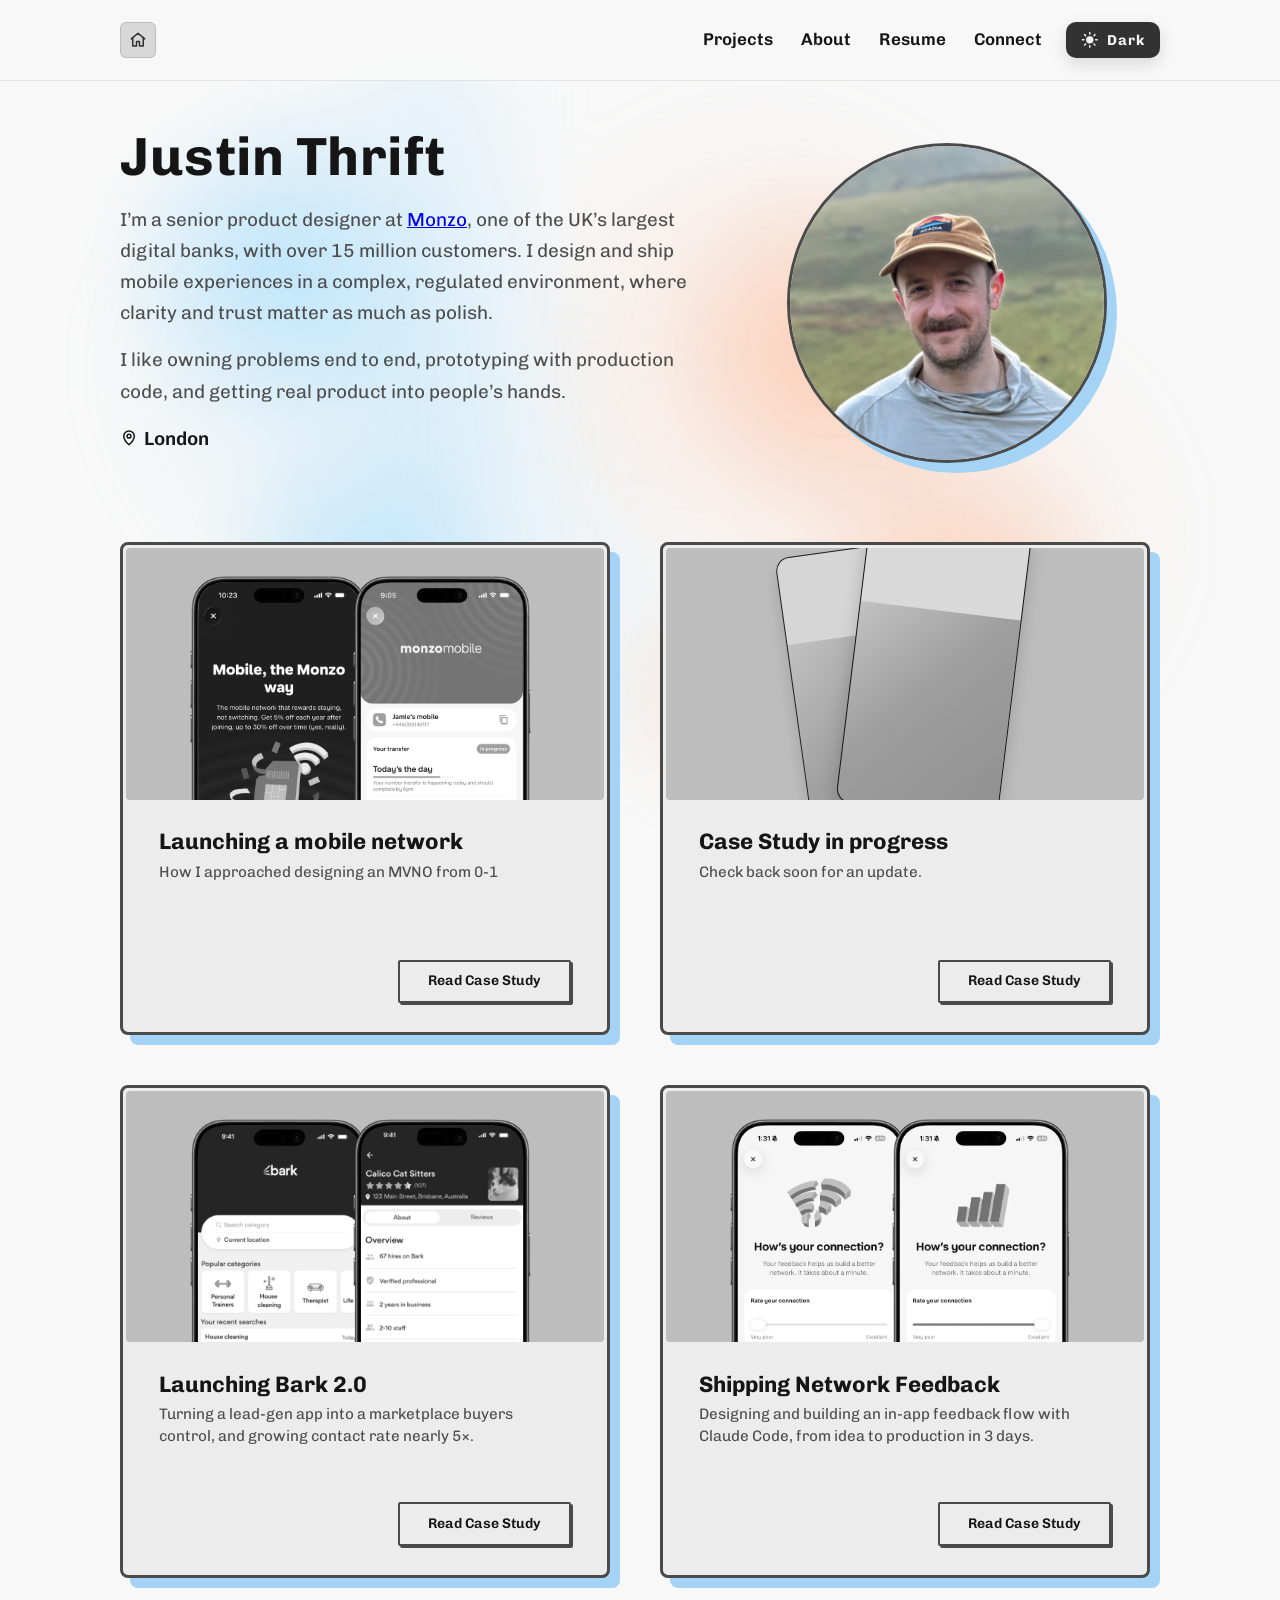
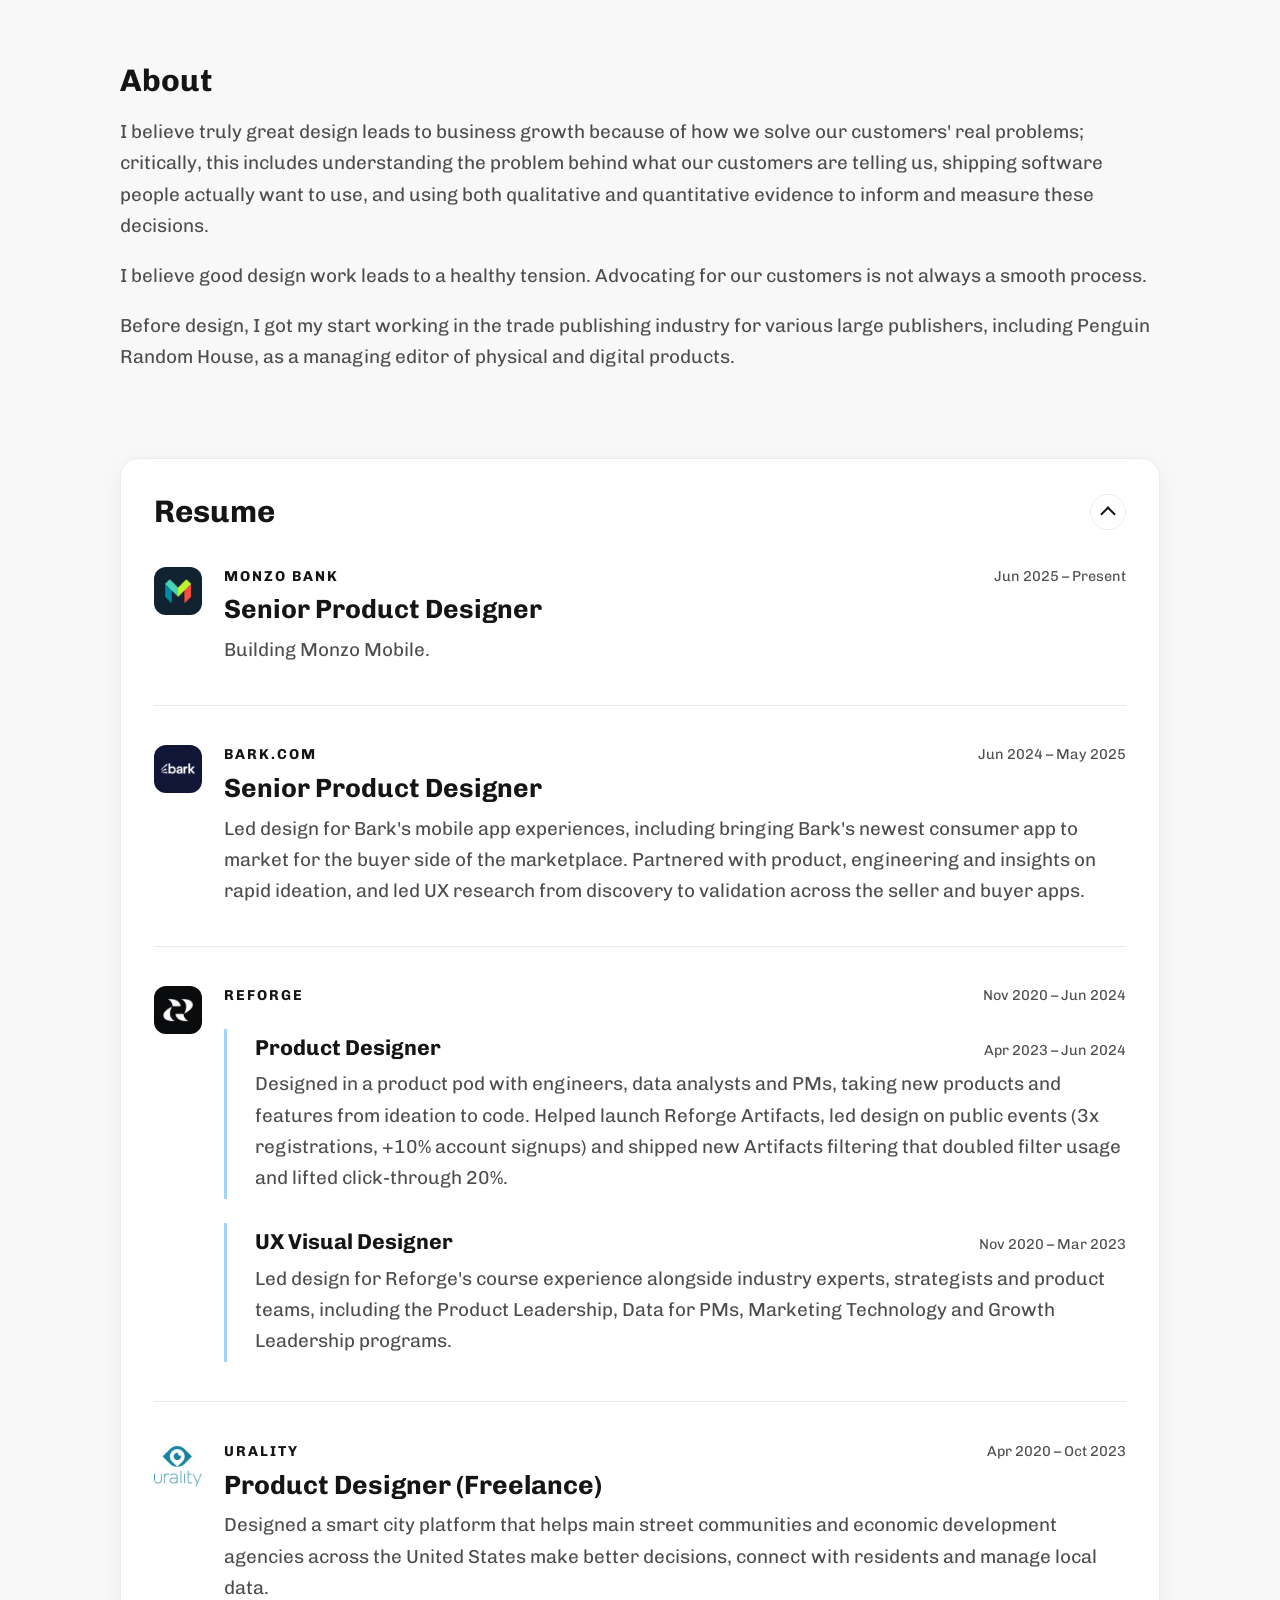
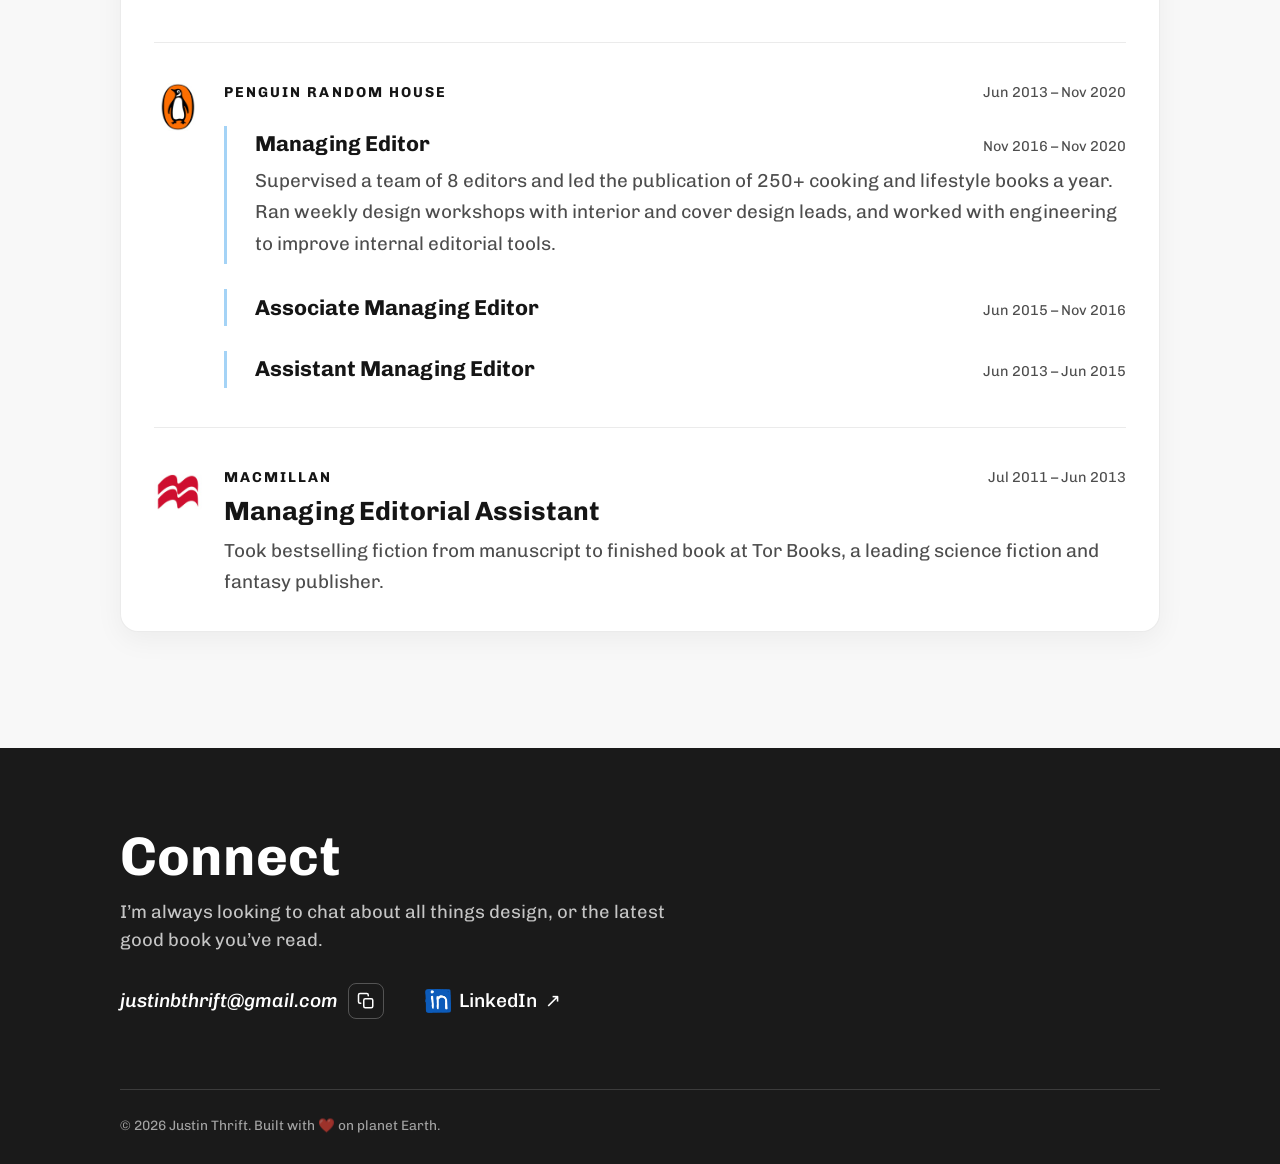
<file: index.html>
<!DOCTYPE html>
<html lang="en">
<head>
    <meta charset="UTF-8">
    <meta name="viewport" content="width=device-width, initial-scale=1.0">
    <title>Justin Thrift | Portfolio</title>
    <link rel="canonical" href="https://justinthrift.design/">
    <script>
        if (window.location.hostname.startsWith("www.")) {
            window.location.replace(window.location.href.replace("www.", ""));
        }
    </script>
    <link rel="preconnect" href="https://fonts.googleapis.com">
    <link rel="preconnect" href="https://fonts.gstatic.com" crossorigin>
    <link href="https://fonts.googleapis.com/css2?family=Chivo:wght@300;400;500;700;900&display=swap" rel="stylesheet">
    <script src="scripts/theme.js"></script>
    <link rel="stylesheet" href="styles.css">
</head>
<body class="home-page">
    <header class="site-header site-header--fixed">
        <div class="container site-header__inner">
            <a class="logo-mark" href="#top" aria-label="Justin Thrift home">
                <span class="logo-mark__square" aria-hidden="true">
                    <svg viewBox="0 0 24 24" width="18" height="18" fill="none" stroke="currentColor" stroke-width="2" stroke-linecap="round" stroke-linejoin="round">
                        <path d="M3 10.5 12 3l9 7.5"></path>
                        <path d="M5 9v11h5v-6h4v6h5V9"></path>
                    </svg>
                </span>
            </a>

            <div class="header-actions">
                <nav class="desktop-nav site-nav" aria-label="Primary">
                    <ul>
                        <li><a href="#projects">Projects</a></li>
                        <li><a href="#about">About</a></li>
                        <li><a href="#resume">Resume</a></li>
                        <li><a href="#contact">Connect</a></li>
                    </ul>
                </nav>

                <button class="theme-toggle" type="button" aria-label="Switch to dark mode">
                    <svg viewBox="0 0 24 24" aria-hidden="true" fill="none" stroke="currentColor" stroke-width="2" stroke-linecap="round">
                        <circle cx="12" cy="12" r="4"></circle>
                        <path d="M12 2v2M12 20v2M4.93 4.93l1.41 1.41M17.66 17.66l1.41 1.41M2 12h2M20 12h2M4.93 19.07l1.41-1.41M17.66 6.34l1.41-1.41"></path>
                    </svg>
                    <span class="theme-toggle__label theme-toggle__label--dark">Dark</span>
                    <span class="theme-toggle__label theme-toggle__label--light">Light</span>
                </button>

                <button class="menu-toggle" id="menu-toggle" aria-label="Open navigation menu" aria-expanded="false" aria-controls="mobile-nav">
                    <span class="line"></span>
                </button>
            </div>
        </div>
    </header>

    <nav class="mobile-nav site-nav" id="mobile-nav" aria-label="Mobile primary">
        <ul>
            <li><a href="#projects">Projects</a></li>
            <li><a href="#about">About</a></li>
            <li><a href="#resume">Resume</a></li>
            <li><a href="#contact">Connect</a></li>
        </ul>
    </nav>

    <main id="top">
        <section class="hero" aria-labelledby="hero-heading">
            <div class="container hero__inner">
                <div class="hero__copy">
                    <h1 id="hero-heading">Justin Thrift</h1>
                    <p>I’m a senior product designer at <a href="https://monzo.com/" target="_blank" rel="noopener noreferrer">Monzo</a>, one of the UK’s largest digital banks, with over 15 million customers. I design and ship mobile experiences in a complex, regulated environment, where clarity and trust matter as much as polish.</p>
                    <p>I like owning problems end to end, prototyping with production code, and getting real product into people’s hands.</p>
                    <p class="hero__location">
                        <svg viewBox="0 0 24 24" width="18" height="18" aria-hidden="true" fill="none" stroke="currentColor" stroke-width="2" stroke-linecap="round" stroke-linejoin="round">
                            <path d="M12 21s-7-6.2-7-11.5a7 7 0 0 1 14 0C19 14.8 12 21 12 21Z"></path>
                            <circle cx="12" cy="9.5" r="2.5"></circle>
                        </svg>
                        London
                    </p>
                </div>
                <div class="hero__media">
                    <img class="hero__avatar" src="images/justin-thrift.jpg" width="720" height="720" alt="Justin Thrift smiling outdoors in a cap, with green hills behind">
                </div>
            </div>
        </section>

        <section class="section projects-section" id="projects" aria-labelledby="projects-heading">
            <div class="container">
                <h2 id="projects-heading" class="visually-hidden">Projects</h2>
                <div class="cards-grid">
                    <a class="study-card" href="case-studies/mobile-network.html">
                        <div class="study-card__media">
                            <div class="study-card__visual" aria-hidden="true">
                                <span class="study-card__phone study-card__phone--left phone-framed">
                                    <img class="phone-framed__screen" src="images/mobile-network/screen-promo.webp" width="920" height="2000" alt="" loading="lazy">
                                    <img class="phone-framed__frame" src="images/phone-frame.webp" width="978" height="2000" alt="" loading="lazy">
                                </span>
                                <span class="study-card__phone study-card__phone--right phone-framed">
                                    <img class="phone-framed__screen" src="images/mobile-network/screen-home.webp" width="920" height="2000" alt="" loading="lazy">
                                    <img class="phone-framed__frame" src="images/phone-frame.webp" width="978" height="2000" alt="" loading="lazy">
                                </span>
                            </div>
                        </div>
                        <div class="study-card__body">
                            <div class="study-card__copy">
                                <h3>Launching a mobile network</h3>
                                <p>How I approached designing an MVNO from 0-1</p>
                            </div>
                            <span class="study-card__cta">Read Case Study</span>
                        </div>
                    </a>

                    <a class="study-card" href="case-studies/travel-esims.html">
                        <div class="study-card__media">
                            <div class="study-card__visual" aria-hidden="true">
                                <span class="study-card__device study-card__device--back"></span>
                                <span class="study-card__device study-card__device--front"></span>
                            </div>
                        </div>
                        <div class="study-card__body">
                            <div class="study-card__copy">
                                <h3>Case Study in progress</h3>
                                <p>Check back soon for an update.</p>
                            </div>
                            <span class="study-card__cta">Read Case Study</span>
                        </div>
                    </a>

                    <a class="study-card" href="case-studies/bark-2-0.html">
                        <div class="study-card__media">
                            <div class="study-card__visual" aria-hidden="true">
                                <img class="study-card__phone study-card__phone--left" src="images/bark/card-phone-home.png" width="480" height="982" alt="" loading="lazy">
                                <img class="study-card__phone study-card__phone--right" src="images/bark/card-phone-profile.png" width="480" height="982" alt="" loading="lazy">
                            </div>
                        </div>
                        <div class="study-card__body">
                            <div class="study-card__copy">
                                <h3>Launching Bark 2.0</h3>
                                <p>Turning a lead-gen app into a marketplace buyers control, and growing contact rate nearly 5×.</p>
                            </div>
                            <span class="study-card__cta">Read Case Study</span>
                        </div>
                    </a>

                    <a class="study-card" href="case-studies/network-feedback.html">
                        <div class="study-card__media">
                            <div class="study-card__visual" aria-hidden="true">
                                <img class="study-card__phone study-card__phone--left" src="images/network-feedback/phone-1.webp" width="978" height="2000" alt="" loading="lazy">
                                <img class="study-card__phone study-card__phone--right" src="images/network-feedback/phone-3.webp" width="978" height="2000" alt="" loading="lazy">
                            </div>
                        </div>
                        <div class="study-card__body">
                            <div class="study-card__copy">
                                <h3>Shipping Network Feedback</h3>
                                <p>Designing and building an in-app feedback flow with Claude Code, from idea to production in 3 days.</p>
                            </div>
                            <span class="study-card__cta">Read Case Study</span>
                        </div>
                    </a>
                </div>
            </div>
        </section>

        <section class="section content-section" id="about" aria-labelledby="about-heading">
            <div class="container">
                <article class="content-panel">
                    <h2 id="about-heading">About</h2>
                    <p>I believe truly great design leads to business growth because of how we solve our customers' real problems; critically, this includes understanding the problem behind what our customers are telling us, shipping software people actually want to use, and using both qualitative and quantitative evidence to inform and measure these decisions.</p>
                    <p>I believe good design work leads to a healthy tension. Advocating for our customers is not always a smooth process.</p>
                    <p>Before design, I got my start working in the trade publishing industry for various large publishers, including Penguin Random House, as a managing editor of physical and digital products.</p>
                </article>
            </div>
        </section>

        <section class="section content-section" id="resume" aria-labelledby="resume-heading">
            <div class="container">
                <details class="content-panel content-panel--boxed resume-panel" open>
                    <summary class="resume-panel__toggle">
                        <h2 id="resume-heading">Resume</h2>
                        <span class="resume-panel__chevron" aria-hidden="true"></span>
                    </summary>

                    <div class="resume">
                        <div class="resume-company">
                            <img class="resume-company__logo" src="images/logos/monzo.jpg" width="112" height="112" alt="" loading="lazy">
                            <div class="resume-row">
                                <span class="resume-company__name">Monzo Bank</span>
                                <span class="resume-dates">Jun 2025 – Present</span>
                            </div>
                            <h3 class="resume-title">Senior Product Designer</h3>
                            <p class="resume-desc">Building Monzo Mobile.</p>
                        </div>

                        <div class="resume-company">
                            <img class="resume-company__logo" src="images/logos/bark.jpg" width="112" height="112" alt="" loading="lazy">
                            <div class="resume-row">
                                <span class="resume-company__name">Bark.com</span>
                                <span class="resume-dates">Jun 2024 – May 2025</span>
                            </div>
                            <h3 class="resume-title">Senior Product Designer</h3>
                            <p class="resume-desc">Led design for Bark's mobile app experiences, including bringing Bark's newest consumer app to market for the buyer side of the marketplace. Partnered with product, engineering and insights on rapid ideation, and led UX research from discovery to validation across the seller and buyer apps.</p>
                        </div>

                        <div class="resume-company">
                            <img class="resume-company__logo" src="images/logos/reforge.jpg" width="112" height="112" alt="" loading="lazy">
                            <div class="resume-row">
                                <span class="resume-company__name">Reforge</span>
                                <span class="resume-dates">Nov 2020 – Jun 2024</span>
                            </div>
                            <div class="resume-role">
                                <div class="resume-row">
                                    <h3 class="resume-title">Product Designer</h3>
                                    <span class="resume-dates">Apr 2023 – Jun 2024</span>
                                </div>
                                <p class="resume-desc">Designed in a product pod with engineers, data analysts and PMs, taking new products and features from ideation to code. Helped launch Reforge Artifacts, led design on public events (3x registrations, +10% account signups) and shipped new Artifacts filtering that doubled filter usage and lifted click-through 20%.</p>
                            </div>
                            <div class="resume-role">
                                <div class="resume-row">
                                    <h3 class="resume-title">UX Visual Designer</h3>
                                    <span class="resume-dates">Nov 2020 – Mar 2023</span>
                                </div>
                                <p class="resume-desc">Led design for Reforge's course experience alongside industry experts, strategists and product teams, including the Product Leadership, Data for PMs, Marketing Technology and Growth Leadership programs.</p>
                            </div>
                        </div>

                        <div class="resume-company">
                            <img class="resume-company__logo" src="images/logos/urality.jpg" width="112" height="112" alt="" loading="lazy">
                            <div class="resume-row">
                                <span class="resume-company__name">Urality</span>
                                <span class="resume-dates">Apr 2020 – Oct 2023</span>
                            </div>
                            <h3 class="resume-title">Product Designer (Freelance)</h3>
                            <p class="resume-desc">Designed a smart city platform that helps main street communities and economic development agencies across the United States make better decisions, connect with residents and manage local data.</p>
                        </div>

                        <div class="resume-company">
                            <img class="resume-company__logo" src="images/logos/penguin-random-house.jpg" width="112" height="112" alt="" loading="lazy">
                            <div class="resume-row">
                                <span class="resume-company__name">Penguin Random House</span>
                                <span class="resume-dates">Jun 2013 – Nov 2020</span>
                            </div>
                            <div class="resume-role">
                                <div class="resume-row">
                                    <h3 class="resume-title">Managing Editor</h3>
                                    <span class="resume-dates">Nov 2016 – Nov 2020</span>
                                </div>
                                <p class="resume-desc">Supervised a team of 8 editors and led the publication of 250+ cooking and lifestyle books a year. Ran weekly design workshops with interior and cover design leads, and worked with engineering to improve internal editorial tools.</p>
                            </div>
                            <div class="resume-role">
                                <div class="resume-row">
                                    <h3 class="resume-title">Associate Managing Editor</h3>
                                    <span class="resume-dates">Jun 2015 – Nov 2016</span>
                                </div>
                            </div>
                            <div class="resume-role">
                                <div class="resume-row">
                                    <h3 class="resume-title">Assistant Managing Editor</h3>
                                    <span class="resume-dates">Jun 2013 – Jun 2015</span>
                                </div>
                            </div>
                        </div>

                        <div class="resume-company">
                            <img class="resume-company__logo" src="images/logos/macmillan.jpg" width="112" height="112" alt="" loading="lazy">
                            <div class="resume-row">
                                <span class="resume-company__name">Macmillan</span>
                                <span class="resume-dates">Jul 2011 – Jun 2013</span>
                            </div>
                            <h3 class="resume-title">Managing Editorial Assistant</h3>
                            <p class="resume-desc">Took bestselling fiction from manuscript to finished book at Tor Books, a leading science fiction and fantasy publisher.</p>
                        </div>
                    </div>
                </details>
            </div>
        </section>
    </main>

    <footer class="site-footer" id="contact">
        <div class="container site-footer__inner">
            <div class="site-footer__main">
                <h2 class="site-footer__heading">Connect</h2>
                <p class="site-footer__intro">I’m always looking to chat about all things design, or the latest good book you’ve read.</p>
                <div class="site-footer__links">
                    <div class="site-footer__email-row">
                        <span class="site-footer__email">justinbthrift@gmail.com</span>
                        <button type="button" class="site-footer__copy" data-copy="justinbthrift@gmail.com" aria-label="Copy email address">
                            <svg class="site-footer__copy-icon" viewBox="0 0 24 24" width="18" height="18" aria-hidden="true" fill="none" stroke="currentColor" stroke-width="2" stroke-linecap="round" stroke-linejoin="round">
                                <rect x="9" y="9" width="12" height="12" rx="2"></rect>
                                <path d="M5 15H4a2 2 0 0 1-2-2V4a2 2 0 0 1 2-2h9a2 2 0 0 1 2 2v1"></path>
                            </svg>
                            <svg class="site-footer__check-icon" viewBox="0 0 24 24" width="18" height="18" aria-hidden="true" fill="none" stroke="currentColor" stroke-width="2.5" stroke-linecap="round" stroke-linejoin="round">
                                <path d="M20 6 9 17l-5-5"></path>
                            </svg>
                        </button>
                        <span class="site-footer__copy-status" role="status" aria-live="polite"></span>
                    </div>
                    <a class="site-footer__linkedin" href="https://www.linkedin.com/in/justinthrift/" target="_blank" rel="noopener noreferrer"><img class="site-footer__linkedin-logo" src="images/linkedin-logo.png" width="201" height="185" alt="">LinkedIn <span aria-hidden="true">↗</span></a>
                </div>
            </div>
            <p class="site-footer__legal">© 2026 Justin Thrift. Built with <span aria-label="love">❤️</span> on planet Earth.</p>
        </div>
    </footer>

    <script src="scripts/navigation.js"></script>
    <script src="scripts/resume-panel.js"></script>
    <script src="scripts/footer.js"></script>
</body>
</html>
</file>
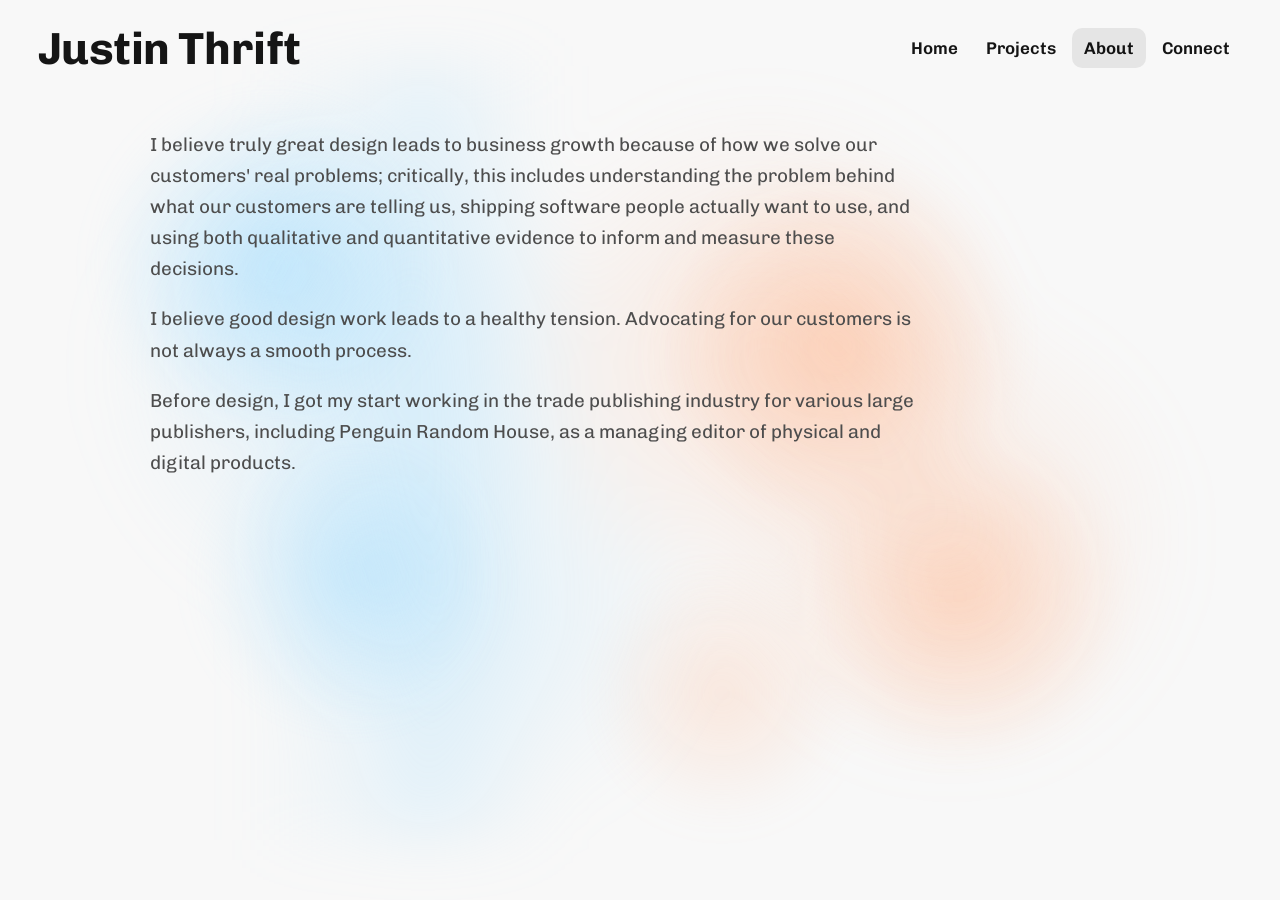
<file: about.html>
<!DOCTYPE html>
<html lang="en">
<head>
    <meta charset="UTF-8">
    <meta name="viewport" content="width=device-width, initial-scale=1.0">
    <title>Justin Thrft | Portfolio</title>
    <link rel="canonical" href="https://justinthrift.design/about.html">
    <script>
        if (window.location.hostname.startsWith("www.")) {
            window.location.replace(window.location.href.replace("www.", ""));
        }
    </script>
    <link rel="preconnect" href="https://fonts.googleapis.com">
    <link rel="preconnect" href="https://fonts.gstatic.com" crossorigin>
    <link href="https://fonts.googleapis.com/css2?family=Chivo:wght@300;400;500;700;900&display=swap" rel="stylesheet">
    <link rel="stylesheet" href="styles.css">
</head>
<body>
    <header class="site-header">
        <a class="brand" href="index.html">Justin Thrift</a>

        <nav class="desktop-nav site-nav" aria-label="Primary">
            <ul>
                <li><a href="index.html">Home</a></li>
                <li><a href="projects.html">Projects</a></li>
                <li><a href="about.html">About</a></li>
                <li><a href="contact.html">Connect</a></li>
            </ul>
        </nav>

        <button class="menu-toggle" id="menu-toggle" aria-label="Open navigation menu" aria-expanded="false" aria-controls="mobile-nav">
            <span class="line"></span>
        </button>
    </header>

    <nav class="mobile-nav site-nav" id="mobile-nav" aria-label="Mobile primary">
        <ul>
            <li><a href="index.html">Home</a></li>
            <li><a href="projects.html">Projects</a></li>
            <li><a href="about.html">About</a></li>
            <li><a href="contact.html">Connect</a></li>
        </ul>
    </nav>

    <main class="paper">
        <div class="container">
            <p>I believe truly great design leads to business growth because of how we solve our customers' real problems; critically, this includes understanding the problem behind what our customers are telling us, shipping software people actually want to use, and using both qualitative and quantitative evidence to inform and measure these decisions.</p>

            <p>I believe good design work leads to a healthy tension. Advocating for our customers is not always a smooth process.</p>

            <p>Before design, I got my start working in the trade publishing industry for various large publishers, including Penguin Random House, as a managing editor of physical and digital products.</p>
        </div>
    </main>

    <script src="scripts/navigation.js"></script>
</body>
</html>
</file>
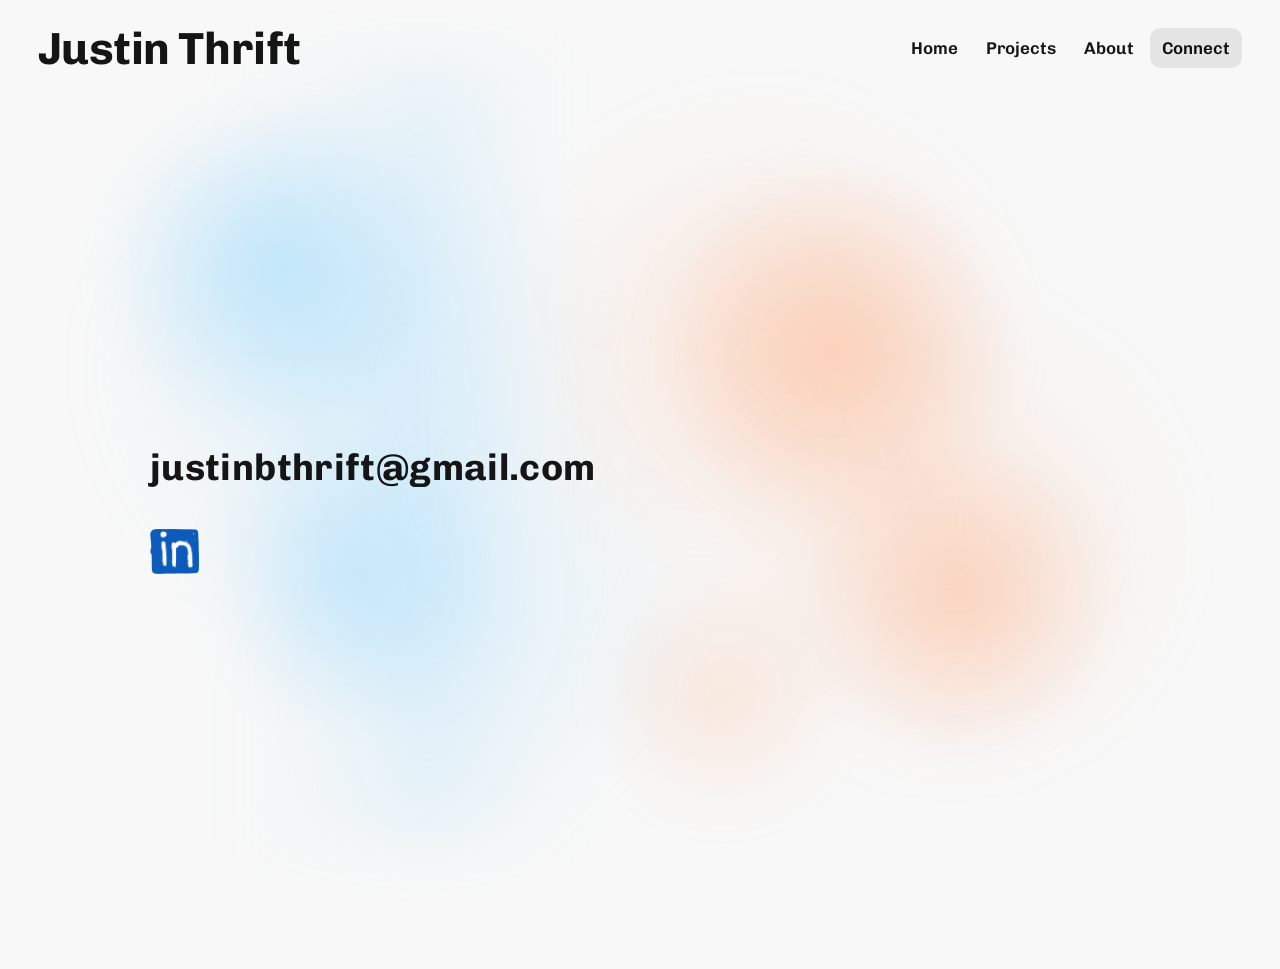
<file: contact.html>
<!DOCTYPE html>
<html lang="en">
<head>
    <meta charset="UTF-8">
    <meta name="viewport" content="width=device-width, initial-scale=1.0">
    <title>Justin Thrft | Portfolio</title>
    <link rel="canonical" href="https://justinthrift.design/contact.html">
    <script>
        if (window.location.hostname.startsWith("www.")) {
            window.location.replace(window.location.href.replace("www.", ""));
        }
    </script>
    <link rel="preconnect" href="https://fonts.googleapis.com">
    <link rel="preconnect" href="https://fonts.gstatic.com" crossorigin>
    <link href="https://fonts.googleapis.com/css2?family=Chivo:wght@300;400;500;700;900&display=swap" rel="stylesheet">
    <link rel="stylesheet" href="styles.css">
</head>
<body>
    <header class="site-header">
        <a class="brand" href="index.html">Justin Thrift</a>

        <nav class="desktop-nav site-nav" aria-label="Primary">
            <ul>
                <li><a href="index.html">Home</a></li>
                <li><a href="projects.html">Projects</a></li>
                <li><a href="about.html">About</a></li>
                <li><a href="contact.html">Connect</a></li>
            </ul>
        </nav>

        <button class="menu-toggle" id="menu-toggle" aria-label="Open navigation menu" aria-expanded="false" aria-controls="mobile-nav">
            <span class="line"></span>
        </button>
    </header>

    <nav class="mobile-nav site-nav" id="mobile-nav" aria-label="Mobile primary">
        <ul>
            <li><a href="index.html">Home</a></li>
            <li><a href="projects.html">Projects</a></li>
            <li><a href="about.html">About</a></li>
            <li><a href="contact.html">Connect</a></li>
        </ul>
    </nav>

    <main class="paper contact-page">
        <div class="container">
            <h1>justinbthrift@gmail.com</h1>
            <a href="https://www.linkedin.com/in/justinthrift/" target="_blank" rel="noopener noreferrer" class="linkedin-link">
                <img src="images/linkedin-logo.png" alt="LinkedIn" class="linkedin-logo">
            </a>
        </div>
    </main>

    <script src="scripts/navigation.js"></script>
</body>
</html>
</file>
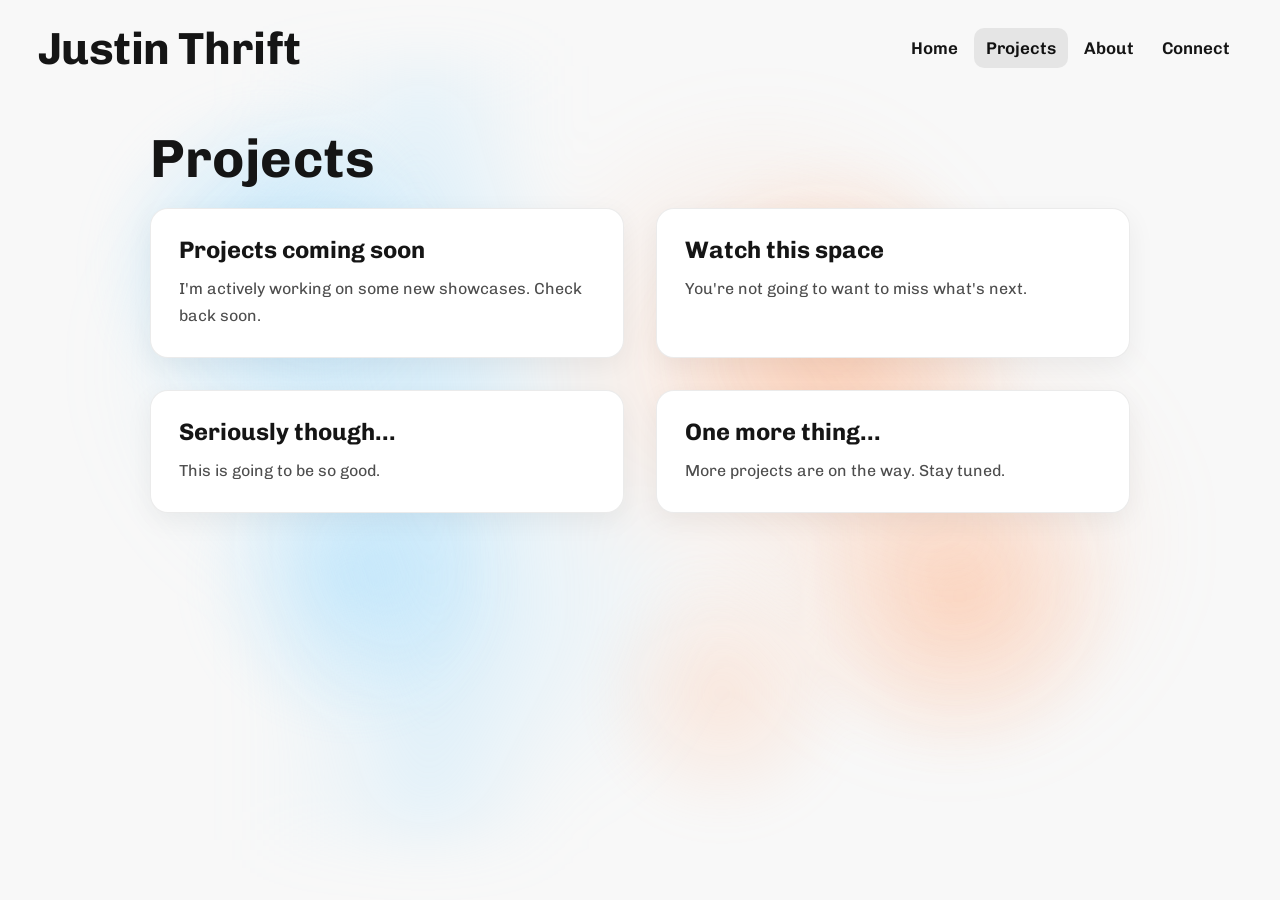
<file: projects.html>
<!DOCTYPE html>
<html lang="en">
<head>
    <meta charset="UTF-8">
    <meta name="viewport" content="width=device-width, initial-scale=1.0">
    <title>Justin Thrft | Portfolio</title>
    <link rel="canonical" href="https://justinthrift.design/projects.html">
    <script>
        if (window.location.hostname.startsWith("www.")) {
            window.location.replace(window.location.href.replace("www.", ""));
        }
    </script>
    <link rel="preconnect" href="https://fonts.googleapis.com">
    <link rel="preconnect" href="https://fonts.gstatic.com" crossorigin>
    <link href="https://fonts.googleapis.com/css2?family=Chivo:wght@300;400;500;700;900&display=swap" rel="stylesheet">
    <link rel="stylesheet" href="styles.css">
</head>
<body>
    <header class="site-header">
        <a class="brand" href="index.html">Justin Thrift</a>

        <nav class="desktop-nav site-nav" aria-label="Primary">
            <ul>
                <li><a href="index.html">Home</a></li>
                <li><a href="projects.html">Projects</a></li>
                <li><a href="about.html">About</a></li>
                <li><a href="contact.html">Connect</a></li>
            </ul>
        </nav>

        <button class="menu-toggle" id="menu-toggle" aria-label="Open navigation menu" aria-expanded="false" aria-controls="mobile-nav">
            <span class="line"></span>
        </button>
    </header>

    <nav class="mobile-nav site-nav" id="mobile-nav" aria-label="Mobile primary">
        <ul>
            <li><a href="index.html">Home</a></li>
            <li><a href="projects.html">Projects</a></li>
            <li><a href="about.html">About</a></li>
            <li><a href="contact.html">Connect</a></li>
        </ul>
    </nav>

    <main class="paper">
        <div class="container">
            <h1>Projects</h1>

            <div class="cards-grid">
                <a class="card-link" href="case-studies/under-construction.html">
                    <article class="index-card">
                        <h2>Projects coming soon</h2>
                        <p>I'm actively working on some new showcases. Check back soon.</p>
                    </article>
                </a>

                <a class="card-link" href="case-studies/under-construction.html">
                    <article class="index-card">
                        <h2>Watch this space</h2>
                        <p>You're not going to want to miss what's next.</p>
                    </article>
                </a>

                <a class="card-link" href="case-studies/under-construction.html">
                    <article class="index-card">
                        <h2>Seriously though...</h2>
                        <p>This is going to be so good.</p>
                    </article>
                </a>

                <a class="card-link" href="case-studies/under-construction.html">
                    <article class="index-card">
                        <h2>One more thing...</h2>
                        <p>More projects are on the way. Stay tuned.</p>
                    </article>
                </a>
            </div>
        </div>
    </main>

    <script src="scripts/navigation.js"></script>
</body>
</html>
</file>
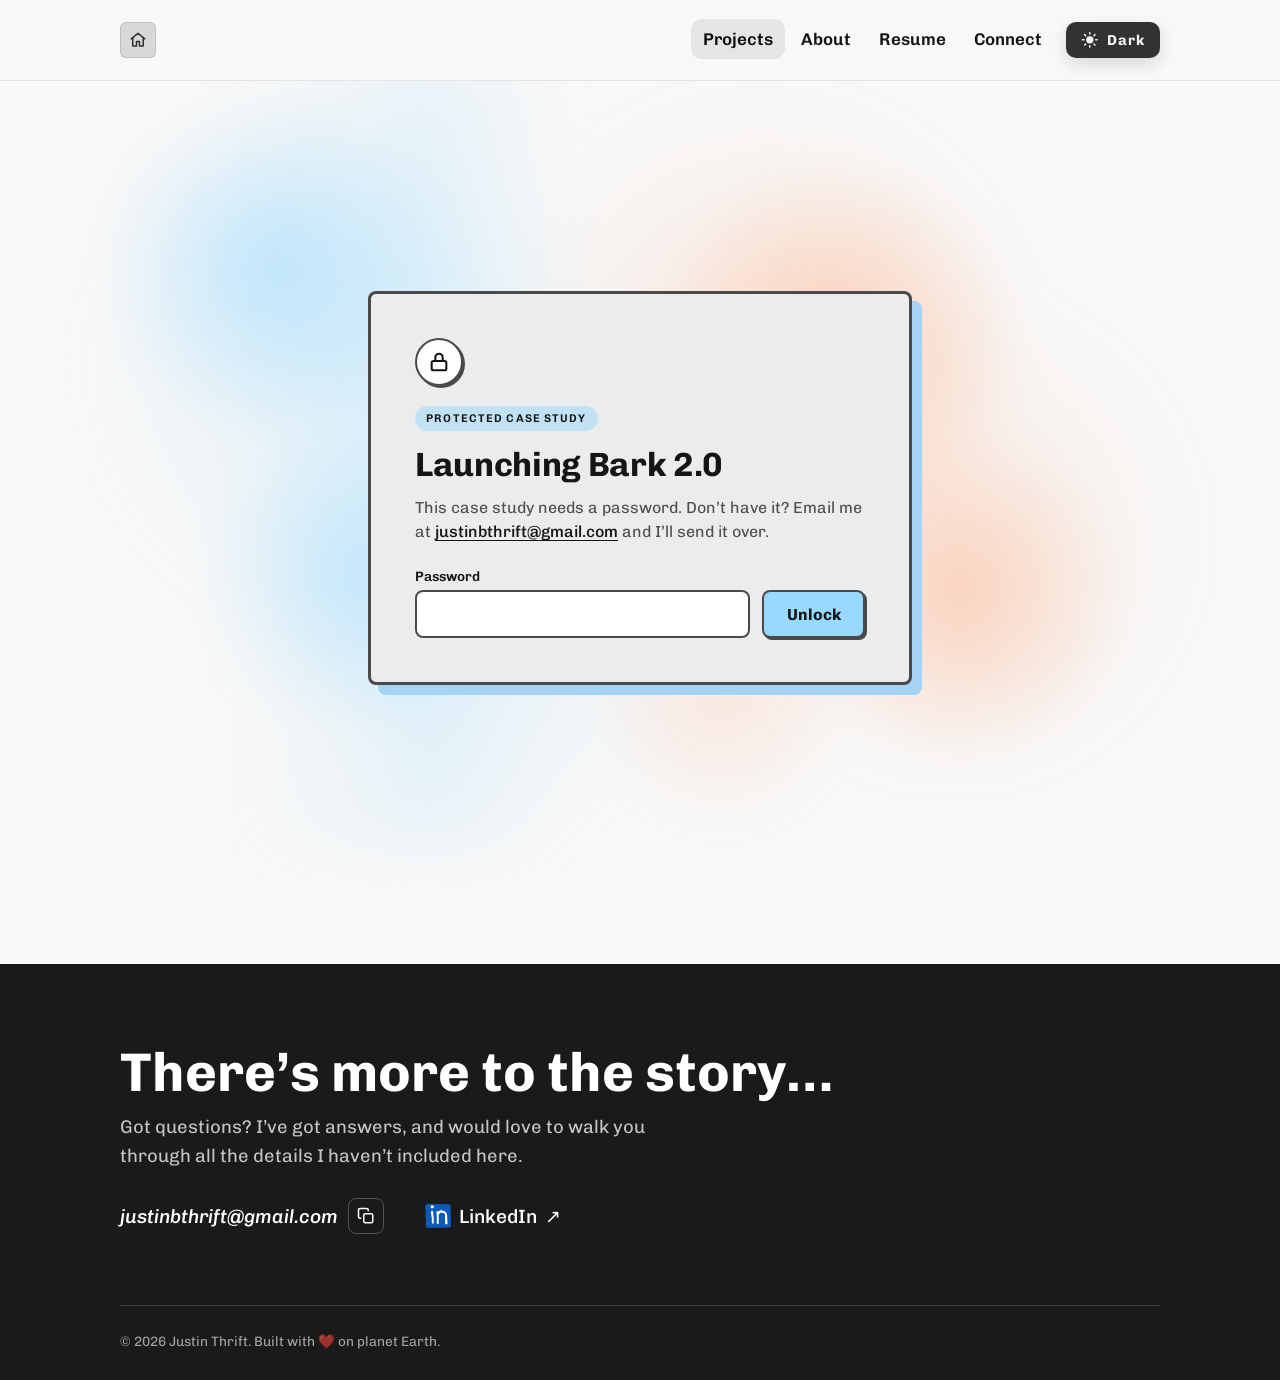
<file: case-studies/bark-2-0.html>
<!DOCTYPE html>
<html lang="en">
<head>
    <meta charset="UTF-8">
    <meta name="viewport" content="width=device-width, initial-scale=1.0">
    <title>Launching Bark 2.0 | Justin Thrift</title>
    <meta name="description" content="This case study is password protected.">
    <link rel="canonical" href="https://justinthrift.design/case-studies/bark-2-0.html">
    <script>
        if (window.location.hostname.startsWith("www.")) {
            window.location.replace(window.location.href.replace("www.", ""));
        }
    </script>
    <link rel="preconnect" href="https://fonts.googleapis.com">
    <link rel="preconnect" href="https://fonts.gstatic.com" crossorigin>
    <link href="https://fonts.googleapis.com/css2?family=Chivo:wght@300;400;500;700;900&display=swap" rel="stylesheet">
    <script src="../scripts/theme.js"></script>
    <link rel="stylesheet" href="../styles.css">
    <script>try { if (localStorage.getItem("case-study-key")) document.documentElement.classList.add("has-key"); } catch (error) {}</script>
</head>
<body class="case-study-page">
    <header class="site-header site-header--fixed">
        <div class="container site-header__inner">
            <a class="logo-mark" href="../index.html" aria-label="Justin Thrift home">
                <span class="logo-mark__square" aria-hidden="true">
                    <svg viewBox="0 0 24 24" width="18" height="18" fill="none" stroke="currentColor" stroke-width="2" stroke-linecap="round" stroke-linejoin="round">
                        <path d="M3 10.5 12 3l9 7.5"></path>
                        <path d="M5 9v11h5v-6h4v6h5V9"></path>
                    </svg>
                </span>
            </a>

            <div class="header-actions">
            <nav class="desktop-nav site-nav" aria-label="Primary">
                <ul>
                    <li><a href="../index.html#projects">Projects</a></li>
                    <li><a href="../index.html#about">About</a></li>
                    <li><a href="../index.html#resume">Resume</a></li>
                    <li><a href="../index.html#contact">Connect</a></li>
                </ul>
            </nav>

            <button class="theme-toggle" type="button" aria-label="Switch to dark mode">
                <svg viewBox="0 0 24 24" aria-hidden="true" fill="none" stroke="currentColor" stroke-width="2" stroke-linecap="round">
                        <circle cx="12" cy="12" r="4"></circle>
                        <path d="M12 2v2M12 20v2M4.93 4.93l1.41 1.41M17.66 17.66l1.41 1.41M2 12h2M20 12h2M4.93 19.07l1.41-1.41M17.66 6.34l1.41-1.41"></path>
                    </svg>
                <span class="theme-toggle__label theme-toggle__label--dark">Dark</span>
                <span class="theme-toggle__label theme-toggle__label--light">Light</span>
            </button>

            <button class="menu-toggle" id="menu-toggle" aria-label="Open navigation menu" aria-expanded="false" aria-controls="mobile-nav">
                <span class="line"></span>
            </button>
            </div>
        </div>
    </header>

    <nav class="mobile-nav site-nav" id="mobile-nav" aria-label="Mobile primary">
        <ul>
            <li><a href="../index.html#projects">Projects</a></li>
            <li><a href="../index.html#about">About</a></li>
            <li><a href="../index.html#resume">Resume</a></li>
            <li><a href="../index.html#contact">Connect</a></li>
        </ul>
    </nav>

    <main class="locked" id="locked" data-payload="c9Skts6YPgL4q/MKXMMPkPbMFdVcpq1poHhs4LOpRj/gxZTyEV0415h/HTYGkwJ3QADXWkltcJafdn37SaguGL4CAuRUQ1v8YzI0LJJE5L1juBgHhnYk/rkmwn6b91LNx3Y41C1YZ4zqQDyK0/24CWp+qswhb350kcUbCailkbmTnQfIN61rkMRZFtKpxkxVyMGa00QwppWjTBuKKY7zLioZW3AFPRaLpdiDj1Xj5uMrKlqi+2ogT9+PZSAb/9HTFerM0Dj48xrs1Ibg8w3RbBYMYOlnhD6XEb2qhebKI4sqeMRYSlDP8AXtXavEXkTa4qXGpdJsOqY6xMKtFpUQyW+yShGFtfFTGBixA+nYSDeSd4pAaC5UUUY1ykJ0M6c+RCNTCh8yvGS4g2gC6ATEge+CyNiBGhp5HdL/KQPsls+tl0Fht41e2PvcHI6RZ4hi0l4TMsahMgJUDc3e/l9uN0XZ4oxGPX7Yh8KK8KOMS07TJWr1q9ODVFdGv70OCQdMD51loRfPJtZ0ASDX6Dyn03/4/+4fpY7S0G28Rtcrei60+5yozaxXunj6h2D7FqDGdZZnFEXsa0oz62Zc+dy/3CYiB36S3ioYizemfE+7C6z3J8a3uWb2ZOxbrBmqjCETm063xJqgKAKw83WIgsz5NKh3gHpPh/UsDjtGyt4/oeNUk2vMrAXZ/crd2L6Bh7AlpsK4zzEqiOBJiOhmryyXLPw5v+/EzuGSDJ586g/[base64]/I9715QihV7AapAe5EUDFsgE5CVPAXPsgH+uvanvDCznIf8qEpbkBk/OiGl1dnWOui2pI5iw+oSZfAd+RbPM/[base64]/5GPXovYtRAAaVIMlz9vIYmagnPJ4H8TgV09D1eKqf79iVwZci5Y5J4dir5CB3H7MSRZ2J+eGv+i0DPeadazf1R3CgRQCIucwkcqlVm/muK9Ix6BaY7ZbRa+EU647dJliQnQFgAEDJwRk4eECJQFViQgsQ6K5uVkYwpvHQY0jRS1Fawh1zpOym00FcvjN/yM4e/ZyxS9s14RYXj6imZcDDjuFr+3yCgPNHYUOnczcFDxxQfqoUasOk7p+p7eUPqe1bXdfdKQ0mevR8MISlPbECCltI9qrmG4R6FzkCvViVnCGN+L40EHd+X8NWAS2DlcxOukgNJWREJQnPyuwfjmHTwOPNtvhA/I0CbnyWFc/9xAvAW0Jfl9u5+M+u9ZVebDRVbGWzkTFN7wYqaT6+eiFIsnHrd+EI1cu1RrWD8d0EEnmCzm4ngShsPZQqXeLUGZMCnC5u1CC7Iu3RtGjORk+rkpj9I7fMcihKu9vjtdAHgNomG7IZhdSd2WzOsjBDjWUJL/m0RTmdPA+DLQOKqZi0SKnMe1fghYZUPH9GsEOuEqK6fGFZJPJNCNJ8vkzBYjwcJ2W/LZyWniQ1QKS+a3+RCeTfXYg88ow2M5RxCuz2vGk+5qGmU6lGJTW9WUzxi703ZLk6Kogi52Spa6McbpecuLLVN+WM3WlswzKBJKuhl5DzMDHPdz4Kyx5xqAwIOf40KQUj4MuV7iduDInBAMUEc3NtnVP/HZ6+DjqJY14zog3avevnzMWPf6ufHKmK1QKbyuUlRwe1vnR07GAsqjQ1v9ZYPlmY4vuz19N2uw3qzDhk4o5QTIyZd4QTkGEpQHXIYwzU6PxGjRQ7bKiH1tgAib78e1qnDJcuvdsAfD0ibTRBSmRgW/rAwji3pGDuxc0F1l/sV9Kw+Ke3gHwYKk4DqaLXZ5YQjZF+u3UQ+9DcuseC8cnRalR7RbvqFzGvpZNq/JZS5r43STtdwJRDRZnlEoU3mwWOEtpi7dfKCSXd41rDARD3YC6nhnJ/dkWx1+OvGWW12Mfunf/H/OWXrFODrwNJHPPze7YYW6grUrM5YZv9ieFy7AB/P69VwDUzQNdYQ8golog8IuJZz7CsaZIJTJk6kJQBAw+XUXjH9EQlPPX2CCgokJvgnGpKBtj8FVSQ9qtKj9GYRzmnnlGp7EB/+jT6YU5/Wy5g5h4Zm1ImAtjfHskmgM0KRb6saLK9enQdhAUOtofRGMryv6zB0hms+lWP+WkX8E/TthSu5r9Um9rpzggkChHQEyniam+TfPwmfvI/foV3aM3SDMrDUb+bYV7W83ZaxZ9U2Ofr/czOVE6GXVSBlKoDt7ajhXwNvM3cOheqfB36C5Wai+UC2k4EO0niCT74IM6TBSuGRMAZklLYHLX6htvsincbLlXfcgGNc7lVvE5iP7n2dGtqzKuy0VhyeMTA4NL/6A+7wYJHo9XivpxoPdhAW8FLdVTawAHbI0UrgyVuL7iCn7AJ8QUaMbdWDhILGOn7gsb8Xvxh4FxNQ3XVqcgMNnmX4nDhkjna8RN4jxzKWyVVB1IKsmlQiKcfnQDbADx5c92PJ+eqL5QT5FFkslpprqfVIrXGvqitavZ1bRdjHJcATa/vWlxYp9TYmJDWOAC1wjIye0/B/adPGjK/zX9eEF07vrTwxYOkP/yOs3pPnVoovntLqTDx5roS2G4Q++LCe0ZNfLIL/I9zJFI6FcMzqNrchTu9T7ENQJzpY2axOR62lAkhTN053wqQlb+RPc9WRWxS9VDBU9LopoBVv8ZLGr/hcbl5gIY3kKPFQT+xTF7t+FJCLCs1mqWfHduONcC+o+kpaMnCkX2bflw1x6spIK9gVgScg8l45ZwKJmsy+5y3CxQhHLyqhmuEiOk8vnZbdhRde0PBKN7kNhAX8/KuOyUfwDvlQxTXhIzdIq18ywDNq4Q+LtboFLwuO2+QwTytkpXAEsR/79mBWlkdPnP8t4JCsQs5zVZV6M7U233MmT88gLOs12aJJdZfLWj+v/+4ftA6xidqobNHbupdIf9AYp10Xg5GdUKhMyMpusVFPpYLvxCRU8pupbUvvwR6WnWviHFQm1yGqrearnrppduxy0ozNL4zUOfzbFRHhaFNgi7TnX3E7Ely07xBBYUsICcKQ5SCeQJEll+QiqUyIrmau8iL4VdSo1dckiTDy/Ma4pTolS95ELxq5KSB7JOVRDvOuxIfIGDBVgUlW/Xyl9VyjSzkt9rZcGrNpSuJTY3IKAJD3uu8BmMD/xiBbBi8AbzAslwz2C7XYJm2heIUjF1QCIYdWSa4mXcGqQXrjdLMvf/UFjdRbf/OjENIy1BnEzDlLL7YYvUeMzawLwiCJ7ErfadjPCue9FeNb4KovkF/YkXIv/DnfFbOb5lIqMVpHFVdNjMA7FTuancne5Rtl0YjeOlBlSIjewnDQ66PBjxSFXKkDfK6rRezKUokzz5aNVdJW/jzIrN44rc6e27MN0ZbfdbYVcPCAJqR0VATLpLtzTMctPJY6tCwvDOuwxmQK5/oRcIZVKDDYHsOxj7pxQZvj8WlwErK/[base64]/d5i5LhrU1YFTjuR7yIkNat9WorqfSF/KEvZfkmHHmxHXgUC3aOVfOv9AMSFzAYHMW4Tz/3bYQoLIE6TmEbJsbeGrGPLjpJ5wErBwmhjcXfp7MLU9G/iue0TY8nJtR3udCbCrMKB6XjpOqMxzFXVGwGt7bOZgJlhnMiXV33KnFuyT7Qnu8oHPPnEpz1KqcUo96GiPhg2iHZab4YfbLcldjkPYkuKwN92YaNm+ifs9MbqwAY3ju/ovP08m5yaGnjEiKl6wUj+L+0y4Yj6Ilt5XkU02ddxbPPmWsbHO7HDcBSsu77nzQmTKZCMftBXZLwMXSi+tyaPl0792txq9bS8aUdkqIr8OOH8ZddJHhTTUTa2CSOmDeMtpRSsFjlzS/hbMemwbRQeOUzJ8op1PdZ75a4GWgFmIv9iRa1LIBnDiKeMTzkaTc9vDADwMkxUdPaDgwyDWtsycMeAGtdz4i70PhwLUtyvQgrbQ+3dAWyMB8U20FqcB0ehge04c1a4MfJj15LBLs18XyR5yhq5ZfTSJYWrSHUXlNFb1sRPufoVWlMym/qizi5urW2b2zP3crls8aRob1wc6ZTwzkeAzQnnz5lRF/3gAeJ9CWhw/FobZgOTxZQ83LJkeSJmgRVQkSKhDbNbP3nLSRLpX0E/t7MH/+fwjzpeSx2QY5VzL4jItawBpXVCbbZPzw37IRWqzBSWZcBR2VjsIlertRCkaA/t/hvr5VHONPxFWa3EETM2NTys9c9CdzrDorw58b8VNvxou1TKF078iNEuhYP+EW9RaGJ5kQWIM8AFarv9HhtWpWBuD+EEPaYQ31iHUHFSBkxDMP4cIWiPOKvj5AKlHST+Mi8F1v65/CTfZ6Mz7xvezf94CZx0oxIGCoU83aK9ZNvSRjQd/rVCXOhjgjO6YwZAIlBd2T32gww/[base64]/EKPXAw/kAvikxAMmdtAe3Q+CjhB0H8tLQimOhZmv4YT9apgley7MOaC16UzNJ/4Ypy1xn4dUehvg4tTKm8fF9fAlSRE3Kpn/vbSi1df/V0T8bghd+NIb0JPyLznLhCB3jpGZ82e5C1bWQf8D4w8bCKqIGhAjNTz5d2QAjcj5K+i+6NKlBp3A3/zMKj6oDCpbYLZvtnkL7Wv3svgxnj0LupgG/l2UQ2gBjrH/vUn+ryABvdk3mKBE1UFskF4P+i6RZ3PiZCRnmJLUrWs+fOV+mztEcZKQumGxgr2rLKETBoaCZdXJngzmLw4FB1TmCdwpOjgt7zaCLjhMEl9iXlzehZ2U+AyFOeub7SNCZRHTQrH03GqTdskrjdWftgwu6/58b3jlf6Mq7XJvj4tnh6l+e0vTZLCll6RM1daf0M/ZC3FMI2UTVqB8sdn8oToHQEQWFvaqalO7UqAvj8MmfH4r0Jp6gZYpXElzwuXjMc0b+B6BXTWZSJvKFfEfpizpp88YrjYXPlESjQe7muvoyGRwINOW6Tb+IVEfj1cp0e0YxTZE3oORA7/crjmjU7zE4pprHcm59Vf5PdM2fEd/Ctf4fg0lFiaqwNzKMkqDRnG7ZnkWd9eir4ZoArRamYPAs/Gm2lVQI4eXD8ZYPhgsYnyrfJ21G35yQ8FdfR05ZPDQFybJ/GUipo+kc37idsxdnzTPYW1agPoYt5W+r/0scid6qvPLJy8yhBDCX/[base64]/amqdtjiU0pXz4EYYfs7EB8hQViG2EoYvD82yUxtGUup7P+gVlBZdxaXyWEYMXP8XsPutJxd1NU6dB/ZXtlUOAtjQsee0QJrzqLFslSyxWf0BHKKvWuNCqaixcRtV3oC/UkNU0q0KlNoey8p4uaheRkkEu41WsSNVZX9tCZwQczgdHvJNbKUgBCy6SIWHyDBG5j7n/DB2H6Oa1EUTCCXFeagthPlKXXMcUhbkxEQmGvwzK97E7xyY6UUw0L19GdKihTqyOARVQssEStx2NAPCRWN3CgjV+oa0jW0B0ymcMW9keAMqerlN/V6l9QYcUn6Wvsum3mCrmmi8MObifVeY03ag+EJmSQBGRGK84S3I2TJxbvFHtj6WegcZ8aiYDb9Cih+3bxSv3CPEwh9Bo0g+iilGMAdmcrAlsUPc12ll8AcQ6t9LBwUqt8GebLFNioZ7ZP0HYd2XM/TghiR6jOsHWp1h6su/8nEqgv2ZAyrmVPPhfyPWE+ErufnZxqcKL2VS7IrdF1zDdv1yj2WsL00nB2Zue+w+sfMA9RMMh/hSLditeU6XwAHioghzMDivoKhvUvQfK/yqhf3GqfacfskwAK8pXSr5I0tdEy/B2CxpZRwReoYxp/PcrasNm036lgmfzxuGOnhdp3pZ9XLDGyx/NHQIrmAkyvI9ldkxjll3M/HqSFtOnZAzm0fITdrLGB109HXEtM7lJSEtt4mEatL4HA2IoTm9SeURDTam1V3TFFhhciCXqZBRkejv8vOo/wHgYXQ76djHzXNZeBTAPWn908LBrXs0kYESkI/WdrIh7n4jcVB21kYRycfSoQa0WvrLrV1GSq+OVZtVkiZaUDj1zOIrbWKz5X22YM2Qeq8q6yfWAycjW/+T1jIxQQHKlnIXWm5/6JHTo0muKUQ6XdlM/Z4Zv27LrgcLWiIC3aunWGeswusmEOOPuCj7caWkILwtKOZzXx1zuAEjm9A1iYmbmuNpZ6zK2xrzSdAG28kVrhik9XhWyAvRdd6LtDqjKM1Jcr7hD2dIHNRTchuD9KRkCuSJ8jgcpBP2iOoo5HIQe9RHES8JBekpXNaA/ktu8wacxR6FYbVP9N8Jx9McF1WHBdp3yuG8xqIiZDiGMxxMO/[base64]/bMkJTgnW+VJaAzS+hROVstsi/jUjjluCuIMHaTlNzj0enhzKOqNKTmSlq3M3d2SZFWmGUeVdLll/P+uxqLUnyNY3k5nczUczwfwjtWW4/[base64]/+C9sRdSw9a78Rtf5Lz7JkgMPT+jV2RH5cSYjLBVE6ADHYhd0Ib0u2cDxnkHJGMknrLlskyugMzd4ehqd6EQzoaaVJ5G01wPdEa7rZp4XXWafLe68Vlwj7KXdeeRl013qq2woY3s1rJj7krQSyJvtYIkj/x7XLGs6s8DKGhDLQq/AI2VO+t2hAVu5n5UpR0ANz/EATTRjQsV9/sUynyw4ivU1bkwpInTUcb3vuN/[base64]/MK8QGcavSF7PliHf87VTGH8X/vDu1cSgUJ7WDDU7+nGqty9lp6vmtJWX5K0t8sVvlDeL+P4EZaHx+mO+40W+RuuKlZNJIAccWp5eb46+i5Te8+Oc8OdWp2vc86QSBuOgCZPqfNQ7rqdJUt4l7WHwT4fo4+YXbQapo3sR7aWqh/LEXJudHbSvqTaNnH6HnOI2G8cePglYBtMoOCdjQQ9kXTg6LZ0aUUDfWFl/4jpqs1uBqanjWmdZtzJDsd7db81Px+D3KwXUJdgOimq0TDY278yUanXW6Pu1G8+Z/ZnswwjBHRbfzwB0AXDc9YtFeJ/h91d2kiYc56RXjbKzUWU+STboDuSz/JH/bRbxkoLkuc6PPlKvm/72BaChPsRult1y2et26Z3cfLOWVAo3ZfUrWMOZP/LHbxBsc0M7I0nAEadorfGE+zV6d1kU++b3n7LsUvflNsolRgimHJQ3y7VeYgnfhXv56a9J+Rt67hppLq/DliTpPD+H0BBryrhJJDTQgspnL3K+hNqggDz55Zrq3QUQPTgU2c+tbKORlptmRNfVoj6HfDQHUW3PkblK/BfyWPK469U/4zL1OpoAYNrmwz6tR9DcHgHmlZoKcZjjfEARmfAyi7L3wrt+MkgXHDjhvl7AvfIflEbdaWGIgIlvDSb05fbZ/eQ+LMuub4uT6oI/LfZ8M886/a2eRH3tLZWJa789RA/UR80IMjt93YGhcNzf+Vxv/bB7tAfzvB0EWblscVC0NgxqMWr2+/r8Z/g0pkdy9OQPaH/9ECBKPVcqkdPFujW/FOVrjWX6lODgZ76FuXNbOyPmGsd48fNs8sfpmOk7E+9/q0fV2HIOVE4pj6XGwEcRV3K9i2hRDMiqwDqD79BtfpZRLWfUn6xf5+0w5S4nLySElr/+BU/l/App+Bkjrd22yA9j9325NRYBa24hGru8ZHnA7fSYzu2j2V+o3+lGwdhNawHK8tu0ge5MSQ1KdFPEI0hnApESq2C5K0N4afhxoRu2sHV6YSQ8iKbxRjnKaUsNOpuOozR19iIXPQKwkE3quzDhyZ1bFdjcu9wXPHp1hmp73cgngWfxsdi9Q9CdWK4DrqbojZzJXNbz/S6I2TX+Ltayiy7/1Zf0qK6gc/[base64]/[base64]/WkKg2/PmUMRlfSFkZagcGjNi0jlUjbyUsHm26pr/abyv0lQde+++jx5DBGCwznzO+/t3I4hAWSqWuFyuSz0yFrfDX/qJ8LOk2WxIzkNZ4ZyakY/dp0z7Vbp+HD/t1AS+SNVD7F3CKGj4p8sbi5J1FaubKzs+5oDWvJYw4salE8ZxUB02l3nN4059SYZlzDSll/CmyCc4oywTHaG46Fl+ecEZu864h34z5He+ztfjnSMgcCMkGp1o4N65DdAacHPuG+JcInod1Wgl9Gotf9ORw0F1Oqw/Zh6DFfXHBXTRE+sH/er70lzTD9pUVOZgODlQ+IR6p1WlrU1t/jCb3245IazVB2UIPWnb5T+n9Udc2nGR/oeD3i2zuL3J9HUFZ3R6B5ErscDFaJ99+ocM3yqu6NSmfsSAXIcVRZWK6+ylQP/[base64]/If5t1rhsXTLDjCpnshQssPkVE2veQy0gTVPcT51TYqRgdsXuBd9Et9rubdj1TCTuUxvu/6DFwkAld4b1+04ZKBHsjRIL16+Fxy8E6Kfv33DYMUDw1vikx6B05f69y5D86jYN2NK91oObFl8chyaCQZLzgSmMKLJ1m7TYJYTQq7i9aT9qCkmeaMktBw/QvYjOaxy6M/Sr/Fqj/BgGY9JGD1Iz56m3++GaPq6VUV+VpFIugjOFqIvyQRxQYZXIR47yDnyjOYHPq36SRe/jB0+ovhU15JF4Y97wXqwHnT9eG6I1IucxldkeZc6gwSisQYAkZIMAEuh2VjTWOp+d/dA6nyoWeCoROQINooe9eXEg3ez56Jfgh2OQWJZqFnSbcwxOSgRTh61THnIVIJFxqFFRc2UgtObZgSSXQKEkPVLcat8SCLgu5U/Qsrr6NoVl/9qFLy6BKcdBtJ9nIitRMDudc+40wotp/jm5Uufyl2xv54qEv+nXE0s9IUqHhldNpoHrPB1CtEOu3yE1ECRhbiJOWphMKbhnoXdLSer+qSSLiEvGXa3EuVtkAeGPzI3y+uGQQ+4scX/ffORCO3SIXYqAomvlMEhFPpPy5221m+bbgoSldxlETycPgFWB98yc/f2t3k6agZHL+N/q5NUydd/oU78Gjy8+kLvqhEE1hxY5Xpyg7K3+MJxPXmfCdOJl1c/Xjfci3G4WxeZAsTvrp6uAQjKHnEuR07akuFc6xHr8+1ZcsQiq6jLCrmdyz4DmNXkF01i7bLiENUfr+9GPU7ia7ipgQsjjNIWLmEbTkklLmTqmEAniCcVmBugrFX3YuJry1sRobjYSSp2k9ut1jIe4jfKoZfQeE25Dr0Gy1PW51q1O544yY4mNfCKXJDuDQOKNWtK/BM7eYO5sNlyM15hKA7ke3A7FPXYK5JwfYjwvluLe7C/7/r0D6JHqVRs/4R1ARUXxULav0qFEXGuJjKMfdKD/tqFhni5ui3EFrP9y1/K5BfSi+du/MekRjMVHXp7Q4RPLs8gIWFTGqSB4VdcYXXBes4UjDU+DGQ5vf3mDdOE+FQk4HAei/bu7/d2neildpyk2COreKJI+5/JDR/1qM0Azhs5VDuhvPWvNVxnCDHPdZzpi0FkIL5iy/80XwDOMbc7HtxKSnoUPHUjHnlCyvZKAuYA8hZ1MQRqyGva94JkQkd82PWwoEpcfAhaI9jvW7bQOZmJkL4BmBPom2daJcpDPD9ZU+PymFWN8LfDoLhNlGb+KlD6TRML7fZiKMIi1Etl+X/2FfJUIPOXrtfEqECXBOZW1WHoddmDgi3ZjH26b6vAGwKP0P/2bQpCvyqHKpKtft++4BCewjUSSPLVYMZ32O1zNz7KsdnE9KCiIL32lBGXmrU12xG1k0twIpo6gBYq+ierPxOnEoeJayeAvGsZXjw8YFTyx6q+kUtooUI3CZ+rR8hjq58MqEtMr9GqntBnpxIPFmVTZC9VjXvEvt6yg/WPB4Ke4+/[base64]/sw/JomfYDuDlnLuIzcp2Pm0HkQGBq7cpPLsQjkH20OGyJqrNA4FT9yVbVtw+mUxddJpfA5r97StEEL+nY7yxaWamfYkJe28ctqJMB9US99Sn8pPPKlFt1mW9iIWVDSx/wtw3S+z4tjUtpB/MjFAlYyweB0F3hxSxYTMswdWE0/+iWe+6aXXphbDSfTVJ6dQyr+/lH01Nmq8xsG+e/eBw1LWsErp3RhT6hpXyTduz/PHPyWj4cviuzWS3MK6DU7WRss/9bu56dfmFa6x6fpFCdXg+QgoK4s6AtUKpJarzm25K1IkjBh9mRc9kaxRO+cT5lTsKkvsaDt87HlINDnbhv7dnbDWEAPl4S+FtTxcWQ0p6QQAbBbuJSvNjgW00P9ftYjI5F+LT3PcavwKrq8uSjyJez2rVYOCVD6VWsHzFpz0JCiejUinLZtZ9HoMf/ZHlI4m9KgkqleQ+u6fmaW6cXg7MX7FmrnJveComHDvG9m/eoUON+ij1GLNjgkve+2uEGsNh+tH4NRhhVrPTWtaKBzPGLHdFHqVIHcyBA8//hoa2qy3vY9qZMF/[base64]/mi8/YHGekdNbrmRBhxEwmcZk9FrRXL4rVH/veWki6zoFlYMFPAnJBosI4h2TOYnVhSiQfxP3Is+AMGKu0gjVZJPAGOjiOe/LU7TXIDiK3R/ARsaWh+W1azO6kO9KPzbzjX8F4sntMUrQiC7moZXbCx3Ioz0RnRoMxRz71RrgpctwNC47NWx2GgpTeWpHJlGA9in/HSzdSB0/BmK8fKRMqKp9NJgc7oVTJG/kec9jKSuBZnuklOBEjbUPCihWSciKTrUSG3jbkYfsZ0PGChIdtTDQFOJuXk1ov2+SXRSY75eeskISD05VnbO81/Kpl1121sw8z7OE+R/tk66hMrgkvjcFPppNR3D0U0ArIv9t+VGRq93IDcESC/BSFAr63ExvqjC5Vowgm0KHFX+C5VusOYSvn3B/vKwLp6+mCa3pKqXeDzjLInTkbWBZ8zrJxX6nP5o5pXzOvbsfDGDfLl1+k7wUweqWDwwp9O3kbXiPHznDR4idICiT4TwBxdIhu7hP+gXMNlVNylcPSbZ4Q0Y/dptDBsi8E0sAEhUDzT6ls4/eXHKZ8d3ywGIKR2gyI06SZcD4Fr+DiSxe612Dpc5WZ4j3mt6tKOhfJTg+xLqMYCtSDEA4sSfe/0OhjZuFGYMLtiQxq/Hl68K0Q5WTGcpYGDpLLcoxQgawNFJQxJFagxybSS7DOVopnrKGmi7Yvanzpz0VX/XQMxAC95fRd7GMg4jGObMjRuKO7Nk7Cd7kPNLo00aXnyAeKhiqchF3fHXPn3ybOPnZeesEB+i0qh04jBTsdKQiVKEiR9ryiF/[base64]/L1kyWrOi36pDRi3f6/t4S45WIc0ht/dIcPOStXzm+tEPcQSRRG/Ft/hhVBVHrnbZHCrFFTIkFTOCYGphBl7Zm4hqxBr0V+c9p07P4C73g/vCHbBqLhsRDutIuR2N4FzESjA+OxdULvB4qzs2/jt8knI8NqgJc+hkaHBw84Fxhv/UlddfZr/ibUuxSI77i1vuiJ3ey76aIlRoQ2z94Nc6yTq73XGbO0ygAh+nDv63TocdsRTzOxLl72yVRkgGAPX37xmpwo9iwwHqSe3mRrMjF8CnE9lqohc6RXSQrtXt4iVz9Ts7fkzcWiffl/VoAmsoACyS56dWsxfthNEzVQET/iNNfpZ9+wPOTOwypO6SnmvxEDCSBOvoyIrwyNUmRgttQ6SMLY3vaRTfvOsEactnsXMAdXICO5jIByTcze/JJD81GyzFkPs5+akDyxlCf0Sl21Zeyph/0Y/JNzmBbwtkQACl+4D+H50y1upXjM+xV+HZu2iY7c379ct2k1Gtme9KPdTd1Jtaowjut1IrEIS6ASJ/PvkAM2qkijq+BxZsDjBcD/xxyflEXohgiHI03+fy92QqgvqlTEU+TV1caweYBcWXFvztkH4+SlrL2N+tnSqGJ0rqkEa5DkQLvdCYop64agj+hjEThpy5hGUSEGp9nwDTPrsvXMxg3dzUX9vrzM6B5xHoMu/[base64]/bGprURvfdFHrZwVKeeJrFEjVRaFSzLBk5rSwknP/vRpniyUCncMzrPoLatQ/VPmOXxYGQ1xtC3+0M1LB55KKuRQYVdGDMHTw46sva2GKUXzVFCS8LaZwWW76MjlRHY8RPotHv5XtqiRfnzLaUM/0V2+qTcirxdom/a2pTqwcCsaqbFPYaQvVP/v63VVDKaPdOGHOnIYitInM9IB7sG+hGL0n3vhqhpUYxAoV31S2eYUJ80GVMG2fU50NLIM11xEcuaG1sgGuiSLM2UJnWsbuh8z9JvL2sddnAqjPL2FsHreE1B6KeiRtEWcAS7MMCdV9cF1RIvVSJnj2IPF/VzFDwUXgVZ1RBXTWwPGoki9kWaQWdoHj4bLTwleOwMBYIQfZBGmykJgKvzHJB2EIdghW86bgoNPSbZEvL81LhFbJDxkbPtl7AQyPQljU328Jv/gTiFxEwbLr0JW6VBO+vmWNM5MQVSHcdUWtMXJJQ23gJhVTNJxSoFIT31XmB3kHHbVfXV7rhzph8N+2AboVUHc8hdugfEB82VYlqV2FBaWSszsBl5pHO3nsHuNajhyrsbubjPb2pipZWBUDOROQp8WSCsNQ3bTVjtaz5FBxekBkG/A3VfIQipfjDiOwAw0bpbhH5ZoNm6Unq6+CIOhzly4Lma7oG+K6iZ1ANkEd6gsge4VQYtZYZf4q/m86iY6XO79hggh0BWg1I1tJmmwfTFKotlOuB5lacyXKN/9a33/wU8VXoGwvpN3Dw+w5wJDbNr2N/AWcaofJsMoQOdc1nRRrWyRzY3GHKH1ddSo+0sxEUbF3CS9xH0VnFxw1YXSgRUtwcrJAnOj1X6VjcNpiA7WdEOm0ZhzJ9GXvwI1mRIHn8C+hQSbJGvzh/Vv/5PKgpHW+jcltSyC8LvdPS8OWGg6mSVgKluB+wXU8SErMoXozmqB6S/RYHLJfKiwsw8lw/r+R9xb3WTP9GC9YN3m6RpoDi35Rxt1gOTgTogDLukB/3kjJYl3L+bZ+wWORO+Mn2NF/[base64]/bBAwyxdNiztK/mN/qUKj7ReJArWNFUavXwqwepD58c5bMexihlQafx8v0FSgMvzGj34c8dKjlKKtQqf35P/pUBeumo5RIOYAoV5NedscvWUt5c6ZQoAeYP+BF41Xsy7RyoOspsaep2T+poMDsgajVWiesBsJ512Wzu7EBGwB3aFeVOdFTOp7ws7904BRXNiGnTkchtIsPomnkw52DfPKJt3KepzR/I0BJJKT8y36deaDJv0Ps/YjulsOyW9wEkSfhi+1IV9TRING8+Lk5bAFI+QOy1YEVQ0NYvkzpSLM14wyDUaYDwXd8PsCH5zZzXTlzLPqnGG00tO2m4BQYgpTuzUiftJ4Z5ygu+xbZXYVQEFMhmzpfiu/0MFI5Vyfxefq8FKCol9uLkP4HHPNDl3HlUMY0wnbgRUJ1TQk1H2KzpDeQ7b5G8LoiVOQJFgxNULLhbe5upNpB9f05eTZMFQCJCyAq35ZD36u18L9K1zeYsMfFc223NcoFTtpoRIoqr1OsUCyXvXsPXKi5/0fTZniZXV0bvBRgRzzY5SiMS+KQCrJGXlm3rDQ64FWgpOdPDBJ0zuUQXxgoQ6xxj4jGP91iTeACYF2zmj74XJTTV8Fvp8+LCUxNykK/c4Jz+sIfi1DIKP+H/UOmL/6K9qKaTP4M1ykN6W+5rTRgR7Jd//RHckSSTdamiV3AETJnBbqR51iEvMwl4UzC/0g93GbYGCcWNVoyWzpwXPe5fq+2TqRv8k9UoxLl0EjC7p3xi9f6NkDZYkw8DBpAkot34dtLCa8gAFpVXJ5/0JGbAsNgS31VI/GaxwjLFKUHehtabxIdltprE02Iy3peX7IVWqkfOfBiIhnF91/H0L+hq7NN+ErBjKR6k0Fg/RkfKE34aKurkRmoarfwMqFOJbcVXal9Urw/qPt5lRnJliWg5dI5RkVzkX0nki9g5p5T+A+vDl/P6M19k35DDh8mBjHnDp8dMje5nDbz7/CGPBiYFEv3opVXOlhQcwoTnD2TuxWycL+3X/zDHqpB4JQlERjGg/wKYf2zo4udBZbz8nHlr/OihfFhc2Fr5JbVpdUn/xAdghN2EE9J+0/sY8e0/[base64]">
        <div class="container">
            <form class="locked__card" id="unlock-form" novalidate>
                <span class="locked__icon" aria-hidden="true">
                    <svg viewBox="0 0 24 24" width="22" height="22" fill="none" stroke="currentColor" stroke-width="2.25" stroke-linecap="round" stroke-linejoin="round">
                        <rect x="4" y="11" width="16" height="10" rx="2"></rect>
                        <path d="M8 11V7a4 4 0 0 1 8 0v4"></path>
                    </svg>
                </span>
                <p class="case-pill">Protected case study</p>
                <h1 class="locked__title">Launching Bark 2.0</h1>
                <p class="locked__text">This case study needs a password. Don’t have it? Email me at <a href="mailto:justinbthrift@gmail.com">justinbthrift@gmail.com</a> and I’ll send it over.</p>
                <label class="locked__label" for="unlock-password">Password</label>
                <div class="locked__row">
                    <input class="locked__input" id="unlock-password" name="password" type="password" autocomplete="current-password" autocapitalize="off" spellcheck="false" aria-describedby="unlock-error" required>
                    <button class="locked__button" type="submit">Unlock</button>
                </div>
                <p class="locked__error" id="unlock-error" role="alert"></p>
                <noscript><p class="locked__error">This page needs JavaScript turned on to unlock.</p></noscript>
            </form>
        </div>
    </main>

    <footer class="site-footer" id="contact">
        <div class="container site-footer__inner">
            <div class="site-footer__main">
                <h2 class="site-footer__heading">There’s more to the story…</h2>
                <p class="site-footer__intro">Got questions? I’ve got answers, and would love to walk you through all the details I haven’t included here.</p>
                <div class="site-footer__links">
                    <div class="site-footer__email-row">
                        <span class="site-footer__email">justinbthrift@gmail.com</span>
                        <button type="button" class="site-footer__copy" data-copy="justinbthrift@gmail.com" aria-label="Copy email address">
                            <svg class="site-footer__copy-icon" viewBox="0 0 24 24" width="18" height="18" aria-hidden="true" fill="none" stroke="currentColor" stroke-width="2" stroke-linecap="round" stroke-linejoin="round">
                                <rect x="9" y="9" width="12" height="12" rx="2"></rect>
                                <path d="M5 15H4a2 2 0 0 1-2-2V4a2 2 0 0 1 2-2h9a2 2 0 0 1 2 2v1"></path>
                            </svg>
                            <svg class="site-footer__check-icon" viewBox="0 0 24 24" width="18" height="18" aria-hidden="true" fill="none" stroke="currentColor" stroke-width="2.5" stroke-linecap="round" stroke-linejoin="round">
                                <path d="M20 6 9 17l-5-5"></path>
                            </svg>
                        </button>
                        <span class="site-footer__copy-status" role="status" aria-live="polite"></span>
                    </div>
                    <a class="site-footer__linkedin" href="https://www.linkedin.com/in/justinthrift/" target="_blank" rel="noopener noreferrer"><img class="site-footer__linkedin-logo" src="../images/linkedin-logo.png" width="201" height="185" alt="">LinkedIn <span aria-hidden="true">↗</span></a>
                </div>
            </div>
            <p class="site-footer__legal">© 2026 Justin Thrift. Built with <span aria-label="love">❤️</span> on planet Earth.</p>
        </div>
    </footer>

    <script src="../scripts/navigation.js"></script>
    <script src="../scripts/footer.js"></script>
    <script src="../scripts/unlock.js"></script>
</body>
</html>
</file>
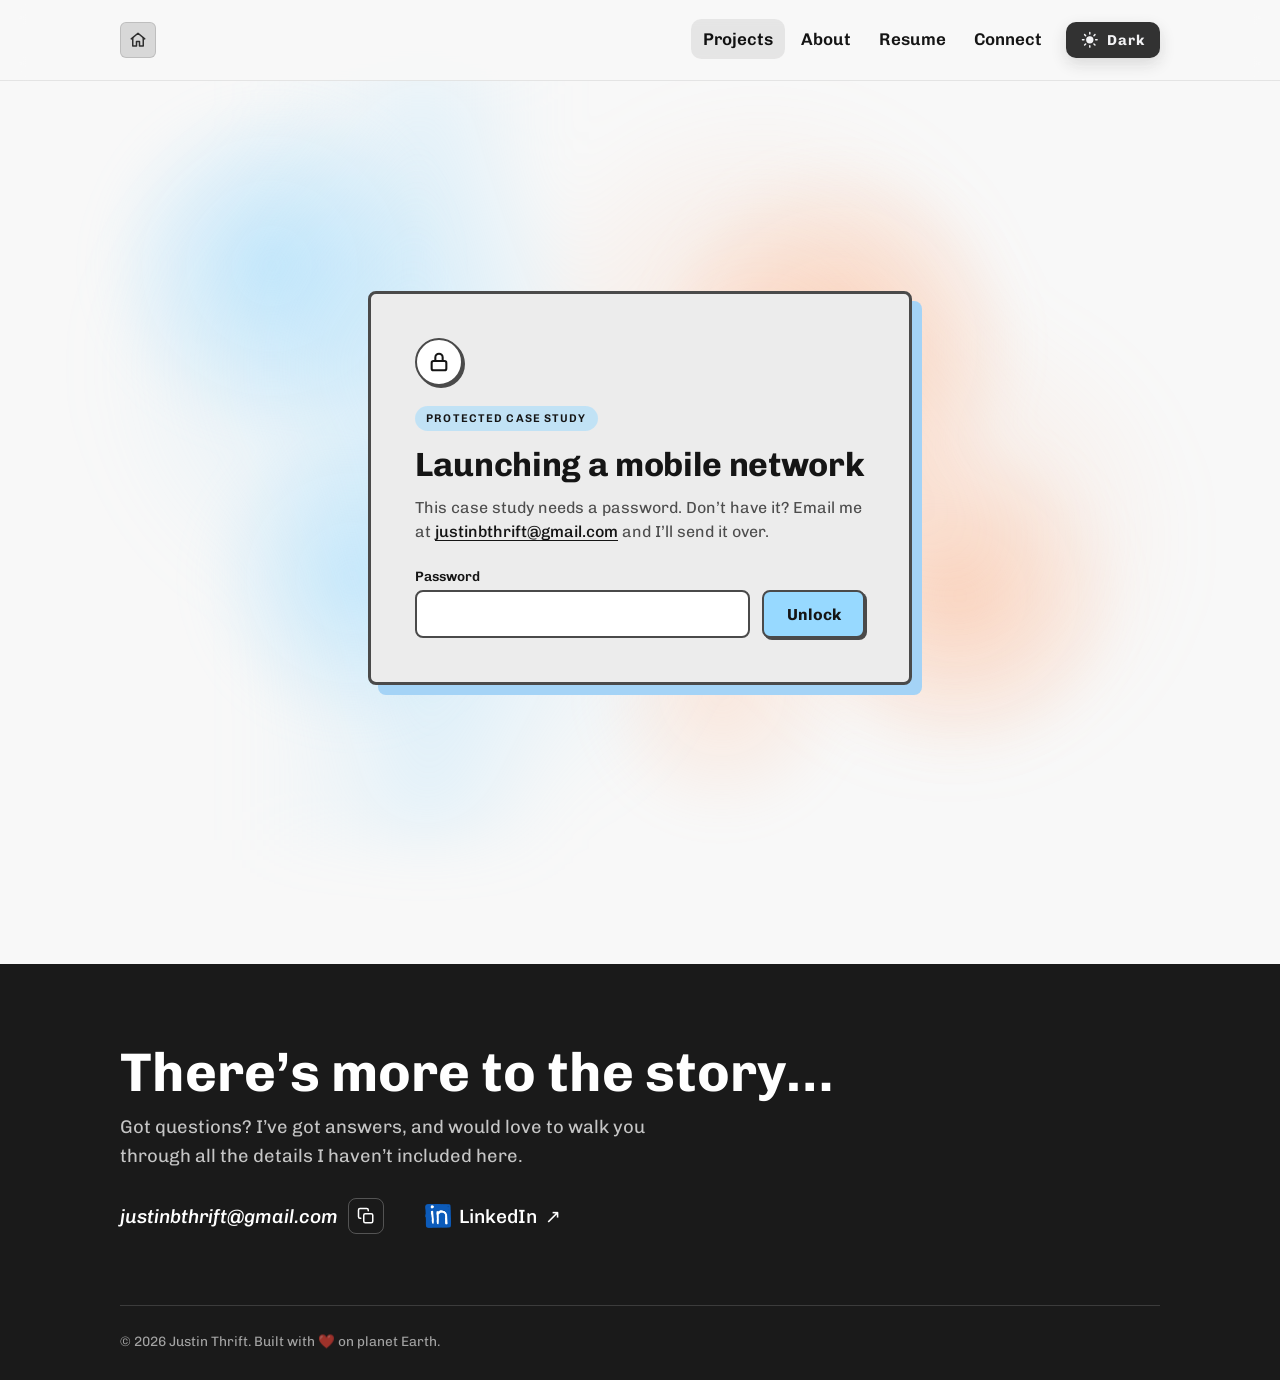
<file: case-studies/mobile-network.html>
<!DOCTYPE html>
<html lang="en">
<head>
    <meta charset="UTF-8">
    <meta name="viewport" content="width=device-width, initial-scale=1.0">
    <title>Launching a mobile network | Justin Thrift</title>
    <link rel="canonical" href="https://justinthrift.design/case-studies/mobile-network.html">
    <script>
        if (window.location.hostname.startsWith("www.")) {
            window.location.replace(window.location.href.replace("www.", ""));
        }
    </script>
    <link rel="preconnect" href="https://fonts.googleapis.com">
    <link rel="preconnect" href="https://fonts.gstatic.com" crossorigin>
    <link href="https://fonts.googleapis.com/css2?family=Chivo:wght@300;400;500;700;900&display=swap" rel="stylesheet">
    <script src="../scripts/theme.js"></script>
    <link rel="stylesheet" href="../styles.css">
    <script>try { if (localStorage.getItem("case-study-key")) document.documentElement.classList.add("has-key"); } catch (error) {}</script>
</head>
<body class="case-study-page">
    <header class="site-header site-header--fixed">
        <div class="container site-header__inner">
            <a class="logo-mark" href="../index.html" aria-label="Justin Thrift home">
                <span class="logo-mark__square" aria-hidden="true">
                    <svg viewBox="0 0 24 24" width="18" height="18" fill="none" stroke="currentColor" stroke-width="2" stroke-linecap="round" stroke-linejoin="round">
                        <path d="M3 10.5 12 3l9 7.5"></path>
                        <path d="M5 9v11h5v-6h4v6h5V9"></path>
                    </svg>
                </span>
            </a>

            <div class="header-actions">
            <nav class="desktop-nav site-nav" aria-label="Primary">
                <ul>
                    <li><a href="../index.html#projects">Projects</a></li>
                    <li><a href="../index.html#about">About</a></li>
                    <li><a href="../index.html#resume">Resume</a></li>
                    <li><a href="../index.html#contact">Connect</a></li>
                </ul>
            </nav>

            <button class="theme-toggle" type="button" aria-label="Switch to dark mode">
                <svg viewBox="0 0 24 24" aria-hidden="true" fill="none" stroke="currentColor" stroke-width="2" stroke-linecap="round">
                        <circle cx="12" cy="12" r="4"></circle>
                        <path d="M12 2v2M12 20v2M4.93 4.93l1.41 1.41M17.66 17.66l1.41 1.41M2 12h2M20 12h2M4.93 19.07l1.41-1.41M17.66 6.34l1.41-1.41"></path>
                    </svg>
                <span class="theme-toggle__label theme-toggle__label--dark">Dark</span>
                <span class="theme-toggle__label theme-toggle__label--light">Light</span>
            </button>

            <button class="menu-toggle" id="menu-toggle" aria-label="Open navigation menu" aria-expanded="false" aria-controls="mobile-nav">
                <span class="line"></span>
            </button>
            </div>
        </div>
    </header>

    <nav class="mobile-nav site-nav" id="mobile-nav" aria-label="Mobile primary">
        <ul>
            <li><a href="../index.html#projects">Projects</a></li>
            <li><a href="../index.html#about">About</a></li>
            <li><a href="../index.html#resume">Resume</a></li>
            <li><a href="../index.html#contact">Connect</a></li>
        </ul>
    </nav>

    <main class="locked" id="locked" data-payload="hsPIvJXMpgfF2w3tM+NebVU1e8VJz2qU9dodAfSctkQX3HcCoHhGZiKYw8TKY0tiRWlC38jCVx+akQgIQPRhR39Ljy4R/i7GYnJxu42TjwlcVS70F0CobrEqQL/w4+tcVOzyfaTcIRz8Hnnn+VOphYsxNl4VxwE9A57Jozf31Lw1f9k4nQh/tvi/dnjUNZqpjUzarZx7zIl9/[base64]/6fBAoLjXo3svS48dU+W8igoTw9DXtIEBExVRt5EE7zNknxkzIBVDu502pBqHvUZTLIcpF7iqvOwXsQheNVT+l0ezNRBs1a4S2PPNw2VTZnN1XqcWrtb6IeDEmAzfky+HO7hoBJIPYX9y7Fdie3TV/nv4KNBy4GY2hW+jBBYjNX7FugkbiXKOE3fEnTub4BwM7/4j8xcMnEWKVQgWKVs17FhURurpyrRyYGErkPTC7Wo0f8iaOeQQUClqDAKAOxYevpW6jmOt+WlFlUcTehVJsw9qLqc+v9tgBq/pDsbJu683Ar+jA5vWMIb33pU5d7UQBS0EdHKoSj1Kq0KAaNynLgqHMnm5Cc3fCLRrUCNRc9bcBQ6YQ1YoO/dPV8drfdeZILrxwzieSYCstiKA0ROXSmFty/[base64]/VJ3AoLkwMxLFTH2GL4aFqIElp3p3WM3M76MlVZTYB5j/QfHJTZ6T39/G/3hDjDErTXC5TGgN4Y6IolEzk2NjlF/[base64]/47JQErJnXvPfAFWQfJa3PgXe/[base64]/qxJg5gRlS+62A9PK/Bu/nBa1+BkkksWYUYDfsvTpILMiDzpZeW+6WExvOTLMmnBh6Oo+ri6Q4AlfeC5ksMe7TbcWDUYvKsxV6ZuFhDIP65RPbihQr5tNmsQ3MXgpVefwOyqK1ACA2gJNbigrkzoO4/BAYtKyfYQ0fWCUncH1l14+LnM2E7GXrOxnJu4yReHD6ERhZgSYW5v7K6iQF5j5SeBHFsV+SJ3TpgXvWNDHbXN/[base64]/1/bK0jPUrUIjLwe1TkKK1Su8t83Giu1n8fKnZeKC9a6oaXd/1+AV9EHbH8lPk66mslgJ86NyxKBujcRL7vkrZxJsLeJ850hBeuiYsQWwKY6JSgoXXfPXGN8Gd3NkHjDHKQb6roSXt0pIy82OdQHGD5ya1wlGmeh3MKUnJc6oOmoWarfZ8yJdLLU9/dSAXII/njUwCK9E8yK0OSQU5+9p30eQ2gd7Nh0FZ5r80wqm9AIqHrNATrTEHNC3CIzC9XONjlVqj+G+mpvHQVwFKosx0pK5BrblKBbKq9YvXUMkh+nYoiYzp5XdOU8m91q+N2Jkk5oI/dnlMQ3vAWhl3/ApQ/FLmdXVbKf1D5L7UcIP7iC30wOK84r6cl394CGym94CDlsWrYTTmDgwrl8lm8PZlQZWEIKfc+9yr8ODB0zTipXSIwR74I9plkgO7BctBxqo/PXblN7ODGlpR3Q+kYA02hq6mXVXXsvmJxydMJcYIk94wnl1Dgb8Y8iz6EoGt0fj2hs4YFoh8wykAEkwCfA9lONMNhS5+WKXAJGzfVPWM+sV6QMYBpZrtzVWSuTliKKroGlywTwQgvF6XtLN7K7p7u/OGR6VezYQFCzlu6ZwB4rAbM/yMD8IlvzQNBmgAWs44Q48cBgIngaPUeX28tZmJHNsdvHTCjb8FF0JxwYw++8AOmwqojl3egQpv8OVY8HrbO7GqPUe2S3bpJb5712zbG+WaSaAOvYU4zixu+6vXsOA0yen392c3g0+NAtIdZsZv5TKcem4MG2CcsUCXPV/kS0kAZ01AIKdU8o5Tmp+w7a07ml8/xsRCdXpsuLGK+0HJXFj9Xpg86BeDspr9Zom+MdZGp5Mltygh5V076Mj8tQzitSjygwioFLlsezIifQl6PQ1X79icnssOUvaZ77QgJCElRTMuVBOaiijPcaktf++NOaUAXO5xunACYpv8xjZwgGkG4uPBLEvGwPvp79c/lyz5XS8Up1ZX4mXZz4d165gXIvin8eXvsQZo9O4XQoJ/BXjPw46Z1J6jxDwqTupD8IuxgZ9PWu1a7dKoPLLCBQFvOBILM2lCp6gKWaA9IO6hGprzfwalRNyrAKV52NcykRoZVwtsCF859LREdd7icj2P2zzNyzYte5q4d6agu3ZWs9IMyZ/gYBz2CFKfCAd3PvmJ+gJhcw4bI0Bh/SMTx5nFFKiobgTvGWAEYPl8b+rmIW7Bk55ZZ/3oKU+O4NT1ohJVr0QLZrMajjV1ouQQbAxigFp8/022NApKTWHxgGCG+zc9Z0rf2WuMB/g2QBir+gfs0aaN+TFi2wISk4r0KeLMlwU87mWUtgTnwYcRIgzbwicVrg4FEw6VZwbL3WsdjI1z/fwT1QToZF/Ygz8MVfVR89CoWtLgtckgE6nw4Vs9pg0c+1o27L4N8k6VgvS2I5m9OQsNXTAIN7lhNrwT6U3tmTC/Wt0RCNituSo1PqHI27LvIpc1RDOELewkao464NORFElwSqKmGVZOuQQ0VcEwkgkZbbU4T850XvSkwO/Qy9ItcyxYWN9KK37g+6YBtkRMkR4p+GHHyJ9fwycuw/goWk7BPC3EZ/BvF9kA4nAHCsCnrj3ol8Epg2HUb6724EXqyjkvXL1GRp4rkKshyMj9MennI93sPW/tWS3LcVeEbs+GfAndvQKVUxvJWobKFEKFSrr2qGYBs6OQfeTDsatlofcw9x2Gj1qIOJA69kWLkSR/EYyxKJCFnIXcAiMarUVX3NgdyNiEnRnQDaoC/6MzOt+XvElHB6SIwjzyU7PlYiQzmpLz0BbxVkO9g8mxNVVpIN4SK7u79oWL59AkohW51MOjChwuZ7U2ypJGBnpj1UsekBqPSZR5MqfElrjLGsX8xfmwRaxO/p3/5/duDRp+1lZnl/i9+fmQNIJjBU0x8aleADpyNcZJLBahflDl98emlKGbbAyi7wsS+8EfA2zvG+SiA0s04FdN1LMkm2wDR9Moym7/u7g7qSO3A/yzZrR8iIs3VF0TOdfTq9e6a+VlFtF4E9wVSTN8DI7ZWi3Q6aft9+Q9SAi/ep3zqL1Z/[base64]/RJA2QGA4R4tElLHfCQtH7dNyaOyhHN3NNLAEYPX70oKCNjCkORnLJFXrxyZ25YQiUGeYO8w1uQwbUj2yPa+c+Mlja5j3p/yzLDslmoYAyoQqn/2srAOl4SAbkW+cUewdsr2L2UCn1ZSEQm4YNjKnEI0N/dbkisOVwn8o4prXgXxXXkDBSA1n6Hy1BZGdWA4DfO9GLV0Dua+DlGpP0Ugl4DG1dhjtyQUq+u6oubOy+ypmUXc9bts8BOAlkeu4NRVB+9ikjBXZLLcLXibU5hbr9dR4gG/AiQij4cP/QrQCBji9gusJSreOn2qgdn/i3sINUkfYj2LHvRuMUKdOm+5tqgIMzbM4aoHxKcViJaF+popDIJuIcc+wknu8EHJVlWXfgKAU+azrDlEC0t5XaTtREz9+fapcbYUQiM0LCdcmTtNWC/1hea3+W5TUOP3Nog23/kdWNe7DO+NEzJ3eTCM3qJ+3c6F+/4DGQcaIyFMAtjATtjzLDuW6+PGVhOlNCJ99ZbFjotLzbno8XEcCUsgJIegM9db1Uu0/Ud9gaXnNLYVcK8qtRJU0qmqP0mH9IXU4C84KmU3sSG2Ya728JEGt2w3vmLosGWobaVVn26JIXTmOuOTQ15iyJoAnNe0/nMdNqdbDgHacLHpkbgd9gG3UiwJ/z0mMjPnl6BObx8ogXruKlR4NSktP7LvT/FYWG8q5bF/JP1LSoC0QoykMRNj6V0MVb5Np+9mXZIi6yOy/3Pf9OccbuwuK7ALWvLosvPNMjYKX98KXOmMsbf7uU6HKoWAS3QwGiuMG19YE2rPCrOI0BeF7G1RCQgBb1nHVw1rOfPE4I38meh38O+YYLE9TcGc5z2Psaa1kUajDE5OHaybJ4TOAw8vRbAfFiSmy2OvVU4vnHOZXqskQHUAr5Doqws2bhWZfSCzh02yRwP/mA1BIt4OSw5K8/58y1Rme/M81Czw7ME/beZFO0/lUTCEs6MuhcyE39bjfWEldP2H2KbRwD8DzaSIdEbJpuIAtM7Q6LT5GWCNw88KG06YHCTkQ0vwpCwcnSAf20wCkZe2lXWEkZ3tQxl3Kr4BHRTnu13iz8iq3k8KtokdJnSTq1VOkxI+8Y8oi8Smsq2TOyifNhvPgcJJ3fYRvJTUMy8uaE//[base64]/YWoHgCWd1KTxeSRkKHomGAVNCOlAJdJfmM3Jc/[base64]/5WAHd/LKiCXJnu4teGhPu63opt3eN0m1pXZvgPF3PhLDX4rDjTU8QznYyQvpeDD5mNGVOMsYy/V7s4/GTzLNhOj7Z8UhqO0ejTmEL4+A0ox7b5e2zgaJS62Ajq0XRcnmgMrpU0F8j44n5NsLwhG14CdCcRImw1rVEtZlV3aWv+pAIVhRAtXndB8vK5Yn/l1LWw24uM9XqJ39v92OncHFv92nWI9AAqFUYajYGFT/qGotmIKMT33sXXvg3Bkc3yPeQNIn4xkaa9OLRuHo7zomifEaECHvo89FZsLHa7hpXUkmc5cuqQlvoy+th46JrwAqUZM5AP9/KRpEjP3w+54pBs/scBIE5fUzQb5A2HOI+m3aYNgJYbdm8WAAeBpoQkf7LNTS9r2wUpHwVBkDyGVrBr8sd9inbf5L43z2mDoKtRKdSe3Gy05xGhdiFM0YP31LCMW4UNJ4fR7wB3PHKpaONrL/uyGcGHIAetRvVuTeAsbDtGZfkf3yGpco+1Rg4cHbkGVQxnDb2k4eg9znwILSTAxE6MuPbV76+4JWBGMnDogo+jUjdMBZZhIbl6ZDZ3m2kpez5vjGZCN6BklYMIXTa2EtjCRCyvgkFcRc76Vw4oSBSE2CmtEBfHFcq8ckibeHeTJrrXOZcno9wcP/nb86IUzvsmbPVL3UTj2G2Sc58iIuUHT9l+rFgw0UGY/r7Cmk/[base64]/7AMQiKJ5N1/VIYOLws4gsnRoW0yvNthobbGAv9h36WkvxiPCA7w33OYgtvk2dVDyGumpJDul6xK7V0sCuUskFFLlgy3B1jefK4+LuqbBneA21/wrNc7iCR7fMZSOWHXiikRDfMgW1LUSLiuze7qyKXCAlLUiZ6JtucZ+GfiiI+IcfA6wIGuOh4W//8jJjb3vW97uuzuRDa+1DmVDoPcP/wB+sY83mCEjnTVnuFpjc16lLV23ulNPua2iX2ADcRfZriSMbwYtTPQqUTLNqmt17NsMB1if9px96hgiuxVzBlI3Uh0BRsYjb2iUTvNo6HLn5L8UeSLJ09E0yqWwUlbrW3AgYuOpMxhMw9lstJ3AomMURNCMq/cooRNZizoAFrz430FIDBAJHIcKJvlI1NWfM8ibGUHJjmpwfQbfyW/5BlqbMwTkahzFnmjyh75eKrh8e/kLYelTjp1N+yplnzd9TSPIFDMTPax3upHlN2kJH24RIrT5ahn58TaCU7kad5l5FB59f4uiEnTW3ssCGDOiDDh2Jl52UKOLdbaOsgg4Gs8fQ2COaSAHSpkEXYbKLYeqHDQnUDbMTQOCz96+mMNNoqnFdA6vawXd0S/59fDv45j4a6yElXlF+QYOM5y8ZzuuZItb+hXHm47XSfP/jsZkA0bzWrLFdW40NFM9nQGTdUmhrRMd9+MxTAONwvdkkZSt7tnppSbWIYv1cUWEUHo0oSto5PhuG59CqAsp8ltO5xtYLik8GtFobj91jo5qyI2ht4ShVkYN/KOmixQA2rULnH2rkCMwx+eoSMchK3bGRyxpwN1+eqQ8FMk5kVkQDWlGTvhUnvp6YhYrAgZ3CrLxG7EzEayob2aoTm0/UR/VjP9iSs9JNi8TkWhjb6l6h5Drm/8dA/EPdrjW/fkmMSW603RBN6+oCh6wID/MfpjO2hsDSt8mH54UkBtjrGJhtPv9M5xyHukmK0Y+REiyaV5T2KOLBR2wWlWp2iA5Htf1Y58gQDQC6azMln35Nu55BW2Ei4g4+UWWQK2Ue3OhCdlv19BUbCpuUEb57IB5RkAYXYdvOujwhQeF+TsCQJird0EidA/RI2v8zczIs/KaLleu6kDx6QiwXRqTuat/TiDgNmVlzqpKXU+97hL6gSmvQu4Z1UI4HScf7fly4Xy7hH5bbYjIguYCoyEoB2XLmvava9qGGRIv4BDne1zLz3zHJF0YzSUPqMmoMZ3ia4W/3GjaAa+ADcNQTnBRftnucU426BmHuGx7zTU9Ipvv2AdIYzkkT/jfNwwbq2rEfiwOSVJldG5ZsWJ2dqjGiEaylLpb4+Rn3FvUR4IUMFb8FAtWuTQTOJ5kSSPaSLXEVvsGcsknsiOmwZTZssz+uWd7pFJ+RAYNb+ZRzbSldF3g0PIufovIqoE2IgxzjURuVylOwbAtsQuILC7KwihQZfA+qz/Z1wbodSEMuUEZ7BmztY4n+sH2LoIAXW2pzydpStp/5HDTOE1RytuvQRWpjefq0M1I/QC4n8OvihNIHlr/lfIqKqkhnNJu3Vj5ydv0ffG+LdGESbgR/NXnFvrej97Te3MpfPRsPtcx8s64LGYvxCeYRBGZ/1WjNj25bictE3IVtB0v9re3dh6tFn2LehkI1oJCidc15roUk72Rt9mlqwyelfC2+8/VG3ZDKxG2ggZUHhdIkz9UB22im0cJw9G8iKOHYAvTVzi3jdnCgyvLaIpQY0kMf01m6KPjnaTASsZI2Uy96c03BLewF66eHEITxV30q1xptZGs3gkrdtIknoXMdIT43IHl8w/XC2dyVGwKLirA/bCByWpcV9KcmP8EE1HAGMhmdKZ+6RwBIhW0ou5aJrsQSmgO7K5spoh7ssLLffh5ZOSsnmt27/[base64]/ujxZBYs28v4i5VHKdLf0tQiIfFcY16C0EuA9kinmqkHL2A89c1O1YEaDk7EPZZ92R/3z61l4mX+5c3yAsCWRgn2kyrB1AEavcCFvR06wzGVN04/wEeJMgCZmjBor2ihGfZyH8bpjB4hoPfFqph/iwoF85bnOkh+Es2kO3IyGKcogWJw7jwA1vnvZgwH9Jm7dEjNWdDsEetzRCB3hSm1o/P/[base64]/gO7WJU/fsqUk9bujnJv4fTUwuX61gAWxu8S/nxuHBrqhq5eFIe35P6/drI6Yg0WpFLYhCR5fjs+YqeXUwlkevj6NcGiodiVs24hSr/7egq/jS993xwC9Lowmm8nxXRq84iJQYCR0msKyUls9+GHc+Mzd6ZsHl2PYSZ4mO20yJL2VmC9cdZjWKeetzVxOealV/9XQsl3W875IpRZ78BpufThPPOWPtv2jeXT3SldErX7lXdQN7SMzU2noldJuo6TgdSCuqZQMOqRvL7gbTA0f5WgPPpSiJFeWBqPrKu6LQv3ZNiUR+NkK7m5CuOGhi+Kxco5x4SHmeTCj86QxktjddDp26B59IUdn0dFJyunmrt5zKIXu/1xmH5o/CtJKF3XUn1p+ZElR/gtrl93yXyX/ZdXvNgyKfg4kO6udkcBEv7xFUNwyZ20CbGwUachiSZ/[base64]/SMH7Ic3HEM6W3IqJUpadYFzhrV8S6aFioESZiDJgaAhd38dyDmshg3qNlDdf6I3z3crKU2AgR/C1ZnN6t5GcSLet4mXz4CEDk+Q9PBp4TVdf6lpGSuSUoUKfVe0+51f0rhmOGUQxD4ZWI/HZ5ehH8YX8Y30dwVNVSNItR9OuVHOe09xKvYpES1tqOmoESiX4Nfb0K6bTNuUAxGZ4P5obw9pUb5LafzkfzSBcuzSVaDAsiH2MfUP6WaI6C/e+1uAcG1BTzTs5CQucau18sA6XsYHgMZaSVKXJQyiQGZEpZbUas/DHeZlHJ/B0hBlx6Oc+D3BtRqbA+WkoCxK/zJSCZTnSvnu8CaT7/IZOEZrODmt9tV9kOsRx2RmNGeMx8iRZTecQudLahSmr+Cc+4aCRPtatdGjB14vHvV0i91DIn1SxT/7k9+BHci0MewOoPPmcQ6YmGFpaQuVN9WXjPT0depjh0R8ZNhmvxxj1Nl/nD56vYe6TKNrXemiGkqSgDNTkAPwQ1uVyLaxpMbFoytFVxT0w/UUstfE3te43AvoNm/0Qm8DIm8r5Hp+dARcYBByRPZDmi/6raPw7aH3rmC5dx/QWsKJpDze/a7pdXkbY4B75Hcpu1OrEN8iAYQYPrHhyLUVGylIRV5jTdDy3Sv5rT5u6jf2gg61YUyvZbbIyd0vMtRgCdPTq+ifu+B9eq7v5rYM1aCyl28jyBd7rm69LDchu3YQ0yZ0Quv7UfA0w65NLzLbDdP0O+aTDg9a67lmDsCt/xpCn8oyGmDz91eIv+67FNGd6n7jcSWLQ2AHx6bYDiXzMn1VVuXmJOEuxEDLsBVc+HZ8cguzFaReEGid7TjUL8dGzBtNRot/k7CkGqN0YoYUvU8E+OgJfB7ttCtglXmMpdFJ0yik+FGunMJD2RYv1iWW7yUdcY86Z6vOFQxvMMpyGbnW0Rl/0ssaiNKm+aSBCzu/1tvAkYZdeNV18/mqiXLIxGqUJEHELn+jFWRf+4BLG2Q8V0cegtcdvthW74eBVgD281ZZX5mZz/GTI0NKwMgIZhXSVPHtEkkPGz9pWYGkem2zohqrNp5h50q2qwBwL7I33/b2SYzjGzKo3N+YXuU/rfuSTaWVlZABF25NfeKEnYuLFcvJFNbwFE4CKn/6zSlwTEUB0X7t0aCHGCHEJRijROKS4+oObUyuFjEqvpleVJKJaQW7oO1tDTYmPolpNz1Mq3KX6yg/3JjAwYYIhSiF82v5RXuPCpAb2dIkSkBImyMljMSZC4cpU2Ejq05yJFqSNyfeKT54iV4tQYMUBcAc13PAqmc6fK0tLtdx+D9fvTl9g9z1rg3Y2nIG2DQGaMzvUKKS/3PNgRvohy3h+wRkNipRSJEWnPRMf0nl1RlWNm1jHWZEWtl7/tg29J5CMjPaU7zdfs3nR2kFdIzgKS28AAY+2b/0iWt9ubfOtw1ZfmJNfPz0OmHrH5GFs98g9OoXgJh9aNAugbI/xDOBODZJmT+tGK4iPaBdZPbcA5Bs05Q5haaSDH5t+UzkzwjObbFFk+vC7aZY7J7zHNkWrQ3wb2qhRFHOA+LLHFW6jBMWKW8lTKbHPjmzhC8Fywc8SC3YULciKaBHa3q3OiJAtFvCyWfjCwp7DY+j//G9XulcqtYJq/yPHgr53EcI0ICleX+bC58OIJcOVQizLwR6bnhn1TFxQidC6NYp/4pvq14WBF6OthMa9rug8wyuwFdtqfx5IpwLxV9fgeQcFnAkptPDAZAJ4tW1as3ibIMOrbygfcWDdakt9C7hgRgig0vrEhzbmA9aBmxHtX8+OBNdJpBycHmE+E3+zHt8l6ZjNHoK/T0gdLeAe5vtMMtXR0WjR6y0OSMB35sNxoRxG74q6VQ8YDicZjbdyyYne7/JM9Nc4jCtklquadwPyGl2raftWE59DjbShuxhOb3XvV46kuKR57jwFiarGIOCzu000gkzyWu+AeA1N0gNRkcvF3kc3hSzdrxxIvKYwkFLWuFkwxf/[base64]/WwhbtZPISv0aZFUGAvGmqusaGXoke7Y1imBooPqj/9LfgzyZWZaHvHixiBq8Ry1MrjbOp6vsSOn7ewgc58XOB/49PqfIEOegLTDs5pvtVDvhJfwO5Fe1N+/NLkTjJU0BB7jmRHvOgRGYs9tzEMNY1SgCLCaDMLG068pd2Kx4nI5Hp7EVx9oLiJDQny5ZEZa9yK++LFCKQTLCpfJF+pgGJPLIcQmhd1mYIGPLz3hl0eX0cEOpxuBRmKEJnDwa4QL6y3D/QnHhR8Zxuv/YOdT4gJyA8g0suNNqjDEzZaHAsOqRTmM7oD8R+vpXHMg67STTK20GoVkAZGZTvzuwvr9c4DfHCbN7/4ypILb9l9NZSYu0NOy+2s6Cq9tHHzT0V+pIvVdaPJC7o3xZQjER8iWc9rMdabscIIMNGh7hC/ZfOZdAjfJ2FuCAKz3CNDbLaEfNgpRHAcqNdT5jL6znLxb7qydcivcsOX3QFl31+QIaliwDe8sf1tXdXEiiqmfaTpobdAKYINJ7ShFkOdfi0Lfvtc1QhFa3eWqIwRNHFOz7pY2d6TyALfAEQUkKD/NY7idZXW2viI0tZLmRgmm9kt1vIcEnRLp8O5LCCgKjGJkiCNU5Sx41H0TymbHAOxmG4850iUnrarQD8SIF0G4KjA9eNo27i/s9P3hwjipcTx/3aGdZc7HVmpJYaUrWp6iYVrzQcqmd8E8rInotBX2gvKK9UQZuGqO6A1bx32R4A18UlGDtVw2x6WF+7Gf8VaGvIKlmFjHMmjjXmAIMMefc8yy/K8NdZBaEWNBYzwy7jbBXxGrTKuS+JVa6m11JVxNoLHgI2QpCM8zItsKmfEoJZCv+DtstTQ+IkxQoaLdiJqi/dNhRbXeYpmshtei+aA3KgbIAjRMG//2kkDG2LZ1kdnVGFLuLLTXkp5l9Oxxvlx2d/fFN/aBXBUwnaGa5sok87jfLBYohLnhlgy4xpYObEXyH/R3d9dJijfa6dSlSBRKQY3ZuBRFSfIc4FYESB5Ev6Ch4KUe3JJTNXah2nYvCy0EM7btFZpmwZGz7gl4ZvGFi3QMpq5aUXjm6leVHLP+JcSHqBe98mtbyVwwcKfCDQbmSrxxYbuf4oISyGavUE3eLJ5D/zUEwsh3NEcbj5TJhwhRJ8CrTtciAFnX0SG9JoEIjV/FraJhZJZpl0tMdIR1QNmUHhqClLAXdzhQWogI6rrA9zGGWBQbUAsOrERLyJx7zzW9gQRf+u5/0hLKzlkwNlvhbr3TDYh+WP9XqEUHsSG9GrtPndfe3CCeV1qAQwXly+24HECEmKLoMjtcdc1q1S2ZjwRCUrJDuJ3hWj2RtqTY5chOMGhqfnoHvib0eLL9oumNm2Q9iddDZ3NFBqOC6G+Y+c5bQRHLqBz7Y8W5IGvb6bxMVs7x6wLMNuNCcTgAN0wdS59v4gHRz2TSA/O6J6IuV+J+mdrxQ6IBImwtbQuqo8LK8QotoQ7ucG//K9Zx5mFJwCyk+46EpDycyEXE/znWYml4VTFwQsnzSgnGQgDrmkUZRZ4zYTy2aTNGJQNqso2sFkzuB3f/g+o1tZjpoaj540MhiRgV9jQTyDv9zjSlHgZrzlmgylndRHl9mRugukABupR6XLxJ0MnHdpAw1l0+N7dQ51FTP/GblZXEcdIy7fDQV5rC7xz5R9w+Hau3QP3NIX4keGTQIXCIqwS0vxAgkKLSbjmiMkiSzC4YKzeBBiUzmrgc4V3LZHxxyuN6qp//Bi+t7g0EIheZPi9Xt1y3rMv41IR56rejS8zgAl3CdcJRpeIBCywiAQ8opf8d/b0vHUHOTTcZ+rb5eJV3EIcG3WiHHAfVeKUjAlnniCxLv6h4wS24pGdmvuJVY8kWgLeHI/6Ga8Uu5GBMDthKEK7N/zfvetWfhmbuzha5swfqN8WbMcoCaLUbrMFxHh1J/sTbAOCnUXW0w267IH+DsaJAK2xaxbiBMtC86jE4ZpFUqC/HXXi35qNZCiBZ+yCeIRHAsZZEC8Nfe7wIFpqlqHuF9FWqanPbKmx/5eXCsr6Y/inski9B4gkc28+gh4ywUp69oQB3YCmkus6kLwq6aR2RmUNf8ZOlb5o3CXVBklgyBTII/fTlQ9IBhRafMPKgAJYyTqVECsv/ct8VU8QvP66xyMNeCQnfQq6sB0Y9GRG+6CoJRcEt4JEIcYn80EkrdLFD3bteFERqrvdUxiGcXMC50vi4DuBV4vowMrGJRc55UsyNsYAaMCYHcm3VlCC8fHg+blHGitxiWGldI/kwkUl6vZgQDhHaX4WdqV2opvit+9U7z1CrtFDXGyHgVxzl1KGG2FK283E2EREhA2W4wSGid/MYmLQglE9sOYZR/FlensSPDxWGUrxYluob2DKeVCjIQSsJyKTN4J91vg2FNoLopJCdYT8A5f332nJojcYler9TJH9blJAtYBRTI22IZKjeXGSQ2j8r1I3OGvOKpZz2Le6Vo3mwlPC6G+MHyyNGxQYt4yE5Afp2CW8tbfCaZppDKQaXFYCsfcm+zRw/OpNTVoMZxI7uhnMU7ieXljy5tAXVp3SCuODVqNXTfmLRfSYVsUoB1BHtuXlvGD9sz6EdpJrxKC1Q6xCrjg82wsD0lPalMTd38RCZ+GkY5dDX1GJte1u6spdPatr4hTIyHorSu2v/i6sZ5A6ll87dCd4O7MT0vPJRBPYRzIyA/12BjP+XLxs/TSp+Ke7fyFURFJMeKEOl0rCYECgzBbEjund6G2RNNZKgXxqeGaio2zR/e3Xzu6dxZqxnqF1nX8TbyRnZcoaXQioOxUb7D64XFArdHWOgP+2wrElip4ASOqCf0QB//dCEpVJQsiOkM5Ilhly7nS122fqf7yZp0kXVlYI4eoDbl4dTeYHCKDNUKn24A9fEN9TkM1KIjWzRPKomFLxwMciCcpmxpCwAVdHSL/WP2qEA6rQIi54DO/tZ87qrZ3pY5rORGlTgk8l7bqSCUIJlWaVDTRUt9OoBYhg2G1tSRtBNEtlVJAPfPobvXnRp8lEyeyxFLKfe194TmY6WCfwtIfCT5MxWIdNxbYY10prOsSTWrFQZoPjWhFrr1kokP8S6FL4r5XzMD6TNJ/zHNZ11g3WyIbGkwnRHcYdR+LZwpxKV8c4sDPKeuZSXdpT2Lco0rL3wJoUmDZlIhmtTfy9wXnxcj8XdCnJy9ibZanS4Kl4FFQ1WcKi4ufjOIoPxiDKsHEYXTOGlMK4oFb/5Zp35IiHpB2aQ5Q6k8pkEWsu1eaKHEKwTlKgMTvBDsBwQf7mYKv1kUgjnxPbuNNkPMueSSKNM168kxxW5JS9d5kcqTVdWt6cSqtExQcvIjdmZJ5a/Zy9yObMaVHnBLL5tLXh/WNH0pLJMoaRCE5/KZFO3OIK9/[base64]/8+ueqtFKa7PAj9Rq5NT0BMETwmSFklTWVQ+20KJSgnPJlWSBBGvD1L8rM9riTm+R2qy1Xia8nErR0cdP9UyR6DFCjNKZZcsEuCmESv4HjjXx8nJE/THijlxTlEf4X4YW66LBWndK8SYtkkGLzs1YjUSRYBztscobqrXMVC0EB4obDamdHErF5E2f3VcmfMC7BRTJakLP+92fusS7Vh6cOpBqmMVuzHhfZYlF0PXZB3Z11t/QYIKd/k5OjogEa2a7HWGmZE35bMYRvZV3VGKokj7fDWLPn9BA4IwCNPfjcPJHrZF58nACvMkSQTRilGpdmLs8IIXOcw+TCcHr0R8OgCN0sGB0n0q/MgqtUtViz81RjARLcT/3ox7P89RNuIkG4bB/A+XRTLMtrXB1NJTq3urSmaC6mUvzF5rW9lnzA8sqRmUEKOVuFnaweh3oIEL4gxOFuo0XbClO8wKz9K6YpDxoNUEBcWFWbq4LoftwpxPjXIY0qGFnS30GjtqLxwIIpd2JyNJZIxgs5siFN3lk5iy/T1NkGiyDqqcOM6gpP0m0Fso1oo3tDIJfEgB+2Nzufq9wIjU9Lz9upON9scpIilWtwcDWZOzBuZNqv2H0ll/VdXTtlar7MBYBQuAUwMglmauXSU+m8BJIUiFRQ7L1vZGGIM7Ns5lCJvcTGEJQtqF7qJUWcfG8iOM8ELw06vmWtpjxOk0KbVgtREF2d7eIY/XJ89jsprPPGhnyGKMWeNwLtlsFxgB6T6SsmGgZolfuj4Hjitc6Hy5GBRW1D37pVj87mnmAVvit3I4A7R8xRpfUlAvyzMI6aoUCUQjs27p1vffGxC2aG+EFbqtGz+BPJeTYG2kQu/[base64]/rqALX6L1VLsKCxh43DGBmekE+HXKqF55r9Cv2CqrI0VoIq7q2YXiPoXULgeOT1PqGN7+IBeN1Y+diL+3c9XEGpTBpVTAbIa9vye7VwdAVR540u9w7XoaYVrtVfK0+1lg3B5n0GJZd//IFwfTE8GurZfcpjXlmIN6SO/K7tf+DXSzcKMgbn1a9RafBJGXOM+JBbMlWDeLtziCYF6ZegYHVmbZWUeFMBIopwc4UzAGCy6q2fNFKFFZinzKsbl47zbvJJhRxpp3pVO2UD7Ns752sh75NxMTCfFi7RP0/G56Fi5FYpZD8ql0/[base64]/yMajzfACeqRfxW66olGkuWBjisYGpmJGDy5GQx1EUEidTgFsGrTtn2IgkAa2bGgVSbZu91Ywf3Rz95IV9lYc8FS7ffD/XyvaOWPrIDFETRalZbifuK1kO2ji+p9/gnTbSBDCvgAo92oNujIOsTjtwYTsyRLIX6k94AicAGvgWlyBWoowhaqqyWOsEOujaOFOBmkZKhq/RoB4awclTn0a/KIWGMeklsblQqMvM4otJB8uVfSMcBrB3sIqLlXXKNYLuzW5KeR3z4sUSd60xWHKXEJ9HQttKkN314xBqnZkHdbXVp9ZwUE/vxu0EK5P4lIp8NRzuFQvTYK5VMqb21ya+QWdPSRnbB1VWFa0S89Kir++QVK6NZRdXaNBOlg8s/g/24XsY">
        <div class="container">
            <form class="locked__card" id="unlock-form" novalidate>
                <span class="locked__icon" aria-hidden="true">
                    <svg viewBox="0 0 24 24" width="22" height="22" fill="none" stroke="currentColor" stroke-width="2.25" stroke-linecap="round" stroke-linejoin="round">
                        <rect x="4" y="11" width="16" height="10" rx="2"></rect>
                        <path d="M8 11V7a4 4 0 0 1 8 0v4"></path>
                    </svg>
                </span>
                <p class="case-pill">Protected case study</p>
                <h1 class="locked__title">Launching a mobile network</h1>
                <p class="locked__text">This case study needs a password. Don’t have it? Email me at <a href="mailto:justinbthrift@gmail.com">justinbthrift@gmail.com</a> and I’ll send it over.</p>
                <label class="locked__label" for="unlock-password">Password</label>
                <div class="locked__row">
                    <input class="locked__input" id="unlock-password" name="password" type="password" autocomplete="current-password" autocapitalize="off" spellcheck="false" aria-describedby="unlock-error" required>
                    <button class="locked__button" type="submit">Unlock</button>
                </div>
                <p class="locked__error" id="unlock-error" role="alert"></p>
                <noscript><p class="locked__error">This page needs JavaScript turned on to unlock.</p></noscript>
            </form>
        </div>
    </main>

    <footer class="site-footer" id="contact">
        <div class="container site-footer__inner">
            <div class="site-footer__main">
                <h2 class="site-footer__heading">There’s more to the story…</h2>
                <p class="site-footer__intro">Got questions? I’ve got answers, and would love to walk you through all the details I haven’t included here.</p>
                <div class="site-footer__links">
                    <div class="site-footer__email-row">
                        <span class="site-footer__email">justinbthrift@gmail.com</span>
                        <button type="button" class="site-footer__copy" data-copy="justinbthrift@gmail.com" aria-label="Copy email address">
                            <svg class="site-footer__copy-icon" viewBox="0 0 24 24" width="18" height="18" aria-hidden="true" fill="none" stroke="currentColor" stroke-width="2" stroke-linecap="round" stroke-linejoin="round">
                                <rect x="9" y="9" width="12" height="12" rx="2"></rect>
                                <path d="M5 15H4a2 2 0 0 1-2-2V4a2 2 0 0 1 2-2h9a2 2 0 0 1 2 2v1"></path>
                            </svg>
                            <svg class="site-footer__check-icon" viewBox="0 0 24 24" width="18" height="18" aria-hidden="true" fill="none" stroke="currentColor" stroke-width="2.5" stroke-linecap="round" stroke-linejoin="round">
                                <path d="M20 6 9 17l-5-5"></path>
                            </svg>
                        </button>
                        <span class="site-footer__copy-status" role="status" aria-live="polite"></span>
                    </div>
                    <a class="site-footer__linkedin" href="https://www.linkedin.com/in/justinthrift/" target="_blank" rel="noopener noreferrer"><img class="site-footer__linkedin-logo" src="../images/linkedin-logo.png" width="201" height="185" alt="">LinkedIn <span aria-hidden="true">↗</span></a>
                </div>
            </div>
            <p class="site-footer__legal">© 2026 Justin Thrift. Built with <span aria-label="love">❤️</span> on planet Earth.</p>
        </div>
    </footer>

    <script src="../scripts/navigation.js"></script>
    <script src="../scripts/footer.js"></script>
    <script src="../scripts/unlock.js"></script>
</body>
</html>
</file>
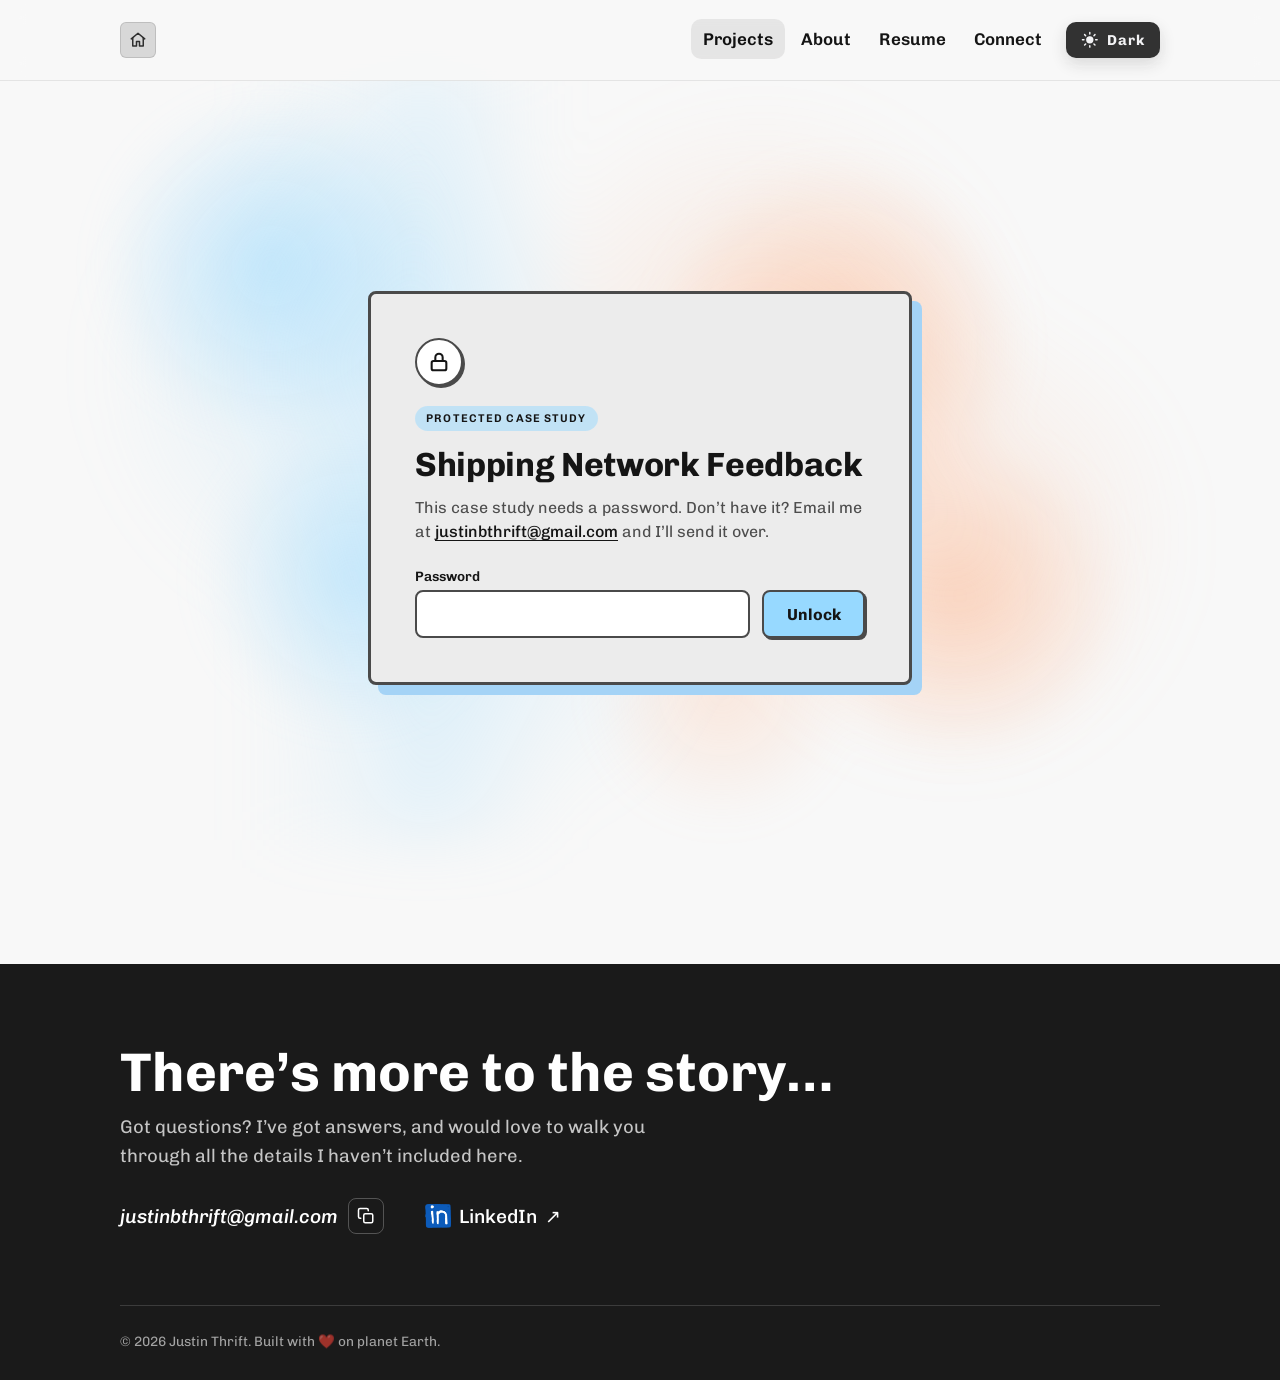
<file: case-studies/network-feedback.html>
<!DOCTYPE html>
<html lang="en">
<head>
    <meta charset="UTF-8">
    <meta name="viewport" content="width=device-width, initial-scale=1.0">
    <title>Shipping Network Feedback | Justin Thrift</title>
    <meta name="description" content="This case study is password protected.">
    <link rel="canonical" href="https://justinthrift.design/case-studies/network-feedback.html">
    <script>
        if (window.location.hostname.startsWith("www.")) {
            window.location.replace(window.location.href.replace("www.", ""));
        }
    </script>
    <link rel="preconnect" href="https://fonts.googleapis.com">
    <link rel="preconnect" href="https://fonts.gstatic.com" crossorigin>
    <link href="https://fonts.googleapis.com/css2?family=Chivo:wght@300;400;500;700;900&display=swap" rel="stylesheet">
    <script src="../scripts/theme.js"></script>
    <link rel="stylesheet" href="../styles.css">
    <script>try { if (localStorage.getItem("case-study-key")) document.documentElement.classList.add("has-key"); } catch (error) {}</script>
</head>
<body class="case-study-page">
    <header class="site-header site-header--fixed">
        <div class="container site-header__inner">
            <a class="logo-mark" href="../index.html" aria-label="Justin Thrift home">
                <span class="logo-mark__square" aria-hidden="true">
                    <svg viewBox="0 0 24 24" width="18" height="18" fill="none" stroke="currentColor" stroke-width="2" stroke-linecap="round" stroke-linejoin="round">
                        <path d="M3 10.5 12 3l9 7.5"></path>
                        <path d="M5 9v11h5v-6h4v6h5V9"></path>
                    </svg>
                </span>
            </a>

            <div class="header-actions">
            <nav class="desktop-nav site-nav" aria-label="Primary">
                <ul>
                    <li><a href="../index.html#projects">Projects</a></li>
                    <li><a href="../index.html#about">About</a></li>
                    <li><a href="../index.html#resume">Resume</a></li>
                    <li><a href="../index.html#contact">Connect</a></li>
                </ul>
            </nav>

            <button class="theme-toggle" type="button" aria-label="Switch to dark mode">
                <svg viewBox="0 0 24 24" aria-hidden="true" fill="none" stroke="currentColor" stroke-width="2" stroke-linecap="round">
                        <circle cx="12" cy="12" r="4"></circle>
                        <path d="M12 2v2M12 20v2M4.93 4.93l1.41 1.41M17.66 17.66l1.41 1.41M2 12h2M20 12h2M4.93 19.07l1.41-1.41M17.66 6.34l1.41-1.41"></path>
                    </svg>
                <span class="theme-toggle__label theme-toggle__label--dark">Dark</span>
                <span class="theme-toggle__label theme-toggle__label--light">Light</span>
            </button>

            <button class="menu-toggle" id="menu-toggle" aria-label="Open navigation menu" aria-expanded="false" aria-controls="mobile-nav">
                <span class="line"></span>
            </button>
            </div>
        </div>
    </header>

    <nav class="mobile-nav site-nav" id="mobile-nav" aria-label="Mobile primary">
        <ul>
            <li><a href="../index.html#projects">Projects</a></li>
            <li><a href="../index.html#about">About</a></li>
            <li><a href="../index.html#resume">Resume</a></li>
            <li><a href="../index.html#contact">Connect</a></li>
        </ul>
    </nav>

    <main class="locked" id="locked" data-payload="4OR2v6svQVvhqeSzqOYkc/kd8wkntIFPBmzkRAIZnWjr4T6uDxLnPoVs4MygAXVitJqiqAKHLOpJBOB7BE6f9qnqLrjGxnxq0oZ/EbHypd/UO+GSXOz1OKuwVzm5Vmt4MZGlY+BsfeijOZBvgw8EH6am7588VNVDPkJ6LWam2tK0+ZPgAd+1/v+bZISadXxbKzyIvogm1/G7OP8TdQ1lCgTqjj/YsKnmyq7tHfg/W3o8OUxqTAN2YLw9JRyCUulY1pxaO+sTG5np/RYjD3KJVNjc7GFhXWyg+td8hdVg3e1AuWzqVpwg2wMJl/zvJ1DbmFn+2/IFl/fyruGUvnJ/fGxjlAoGFWy82PZoGEQIWunpUPn4b87Gf20Gi7ZowUYr5Tb07xzUZKK5CMj/npYvPTDJ5El2WKOGOSPaCK2t7hWwt+f9WI13oFtUEsNFiqn9GY48Bwg4wdYPVICxQUVSw16MJO8Mc1xt3NyhzRT191Wl+H4jjzJMmWbHhPY17MLsHht0+ieZHB2Vl1cIf0lt8IUuj0OoZUhlTx9b57KDxGC+2tJXuzvlwrGfrjygTiBtAZ3uolsGb6FlPx0Qjkz0/CPAfYkAdZoXrSCBuk46kJPvhP6Hcyma5DCd5Sv485WNtQjZVIsrTyrWR50LO/dggxPbGSqnHIQV5mNCqRF5XherVFj3Tw1E3bYhz1kYe+GE2Hul8x2Pv3aq+W1UGkIocA/lxUnSwsopUNL1IXD0TlCchVg0KzaS0Y5I93v6aQxsXyXvI3Cw0FRtvFupjVCJ0xkb2D9z2WnwQdv7KLrMfQPmsj9Vca0Nxk2/zypHSs021F1aEy55+1lI0gXAxDEuVRSeVvGE0P4kkhsQKI3fGHUXokN5fJ0psLNdflpuYKFDRDaRCCDMtqnjwBA/Lf1zHH/crF9QvOKHRKNFl/[base64]/0UHjk2EMygpj2JlLDQYL7BQT68L23eoh6dnURfNt52/obuQbFD4uLQxNG+BQUB6IKeCPy/FmmF9RkdesWw7Ibjzg/fVQCeSsrHZhYe4a3gTmCliB7A3HEBJpjTxPoifGSf1sGjZ8DwTIwNlF33HIE7Ovxirh7+uyzm8gSuoHhc5usGu1tT1CU//l0ECzpuKrx6E/Rh2GiBtWaBSEDqGm/dYkrxpg6ICd/QaA14DKidIxuur92ZxSA6PHeFHlAE0CIWapTGN1H9Qq7HH65//mhl/EigwolIb/GxQUZxNETmvr9mIgyCzXYEoK/ABENDxAtYosqm/NFo9+RSklQ6X/joMUEsJqHhWt8Z4A4r0izBteK2S2jHebMCICIxmp7D6Pamx25lzzdBEIp22XFpo7DldeYGxq17v/JeG5td9yfAQSfqMlHmzTeBUwgV7hO6jLqNf/kzYACp0xRctvfsigi//EeaVoyju68Szauqt2cKGkHqj28U2zyiAnm6zcyBxRSayckP7ws5q0CGZeA2yqUFF5ONo7xj41rznhPerTD70VLw3TVuZhfzmR7i8HZlkIFd/YKVzmj3em/jZ4XVXa8ZSCBY4/nlN0cS3b1z3r1DZpN409Ez/V4wpus+3WF0s6NZkMock+iuUxKbNPGSYfYdipJkF2vm0qG2RwGpl5kWH1LCL3w7VRcA3+ppW7rPuVbhCCYJbrw9fJGderTh7TIXXvkqBT7Q7g6Y/nwpihnWP6hBR7Aa/oTVOhaIkQTRjNS4okx9R9mIVbWEBEr/lmzGU/Xf9yQjOkkq1ommhSU1n/1FZ8U9xbF88WCAagf0BCVA+p01GUbo1zLs/fgGovc9fwlnXOSitHo6/ZJOMw7YgFpgM9Fw5CCvTwIlLeJaQ9gry5FTpQ3ILLgtlvCdAXysrOEJd+BPouPeSuAzZ3v7737nGEjDKgW4d3IrsuSgriISfcjh4DqaDeILYH4cbcCj2slH6d9g+GT0ghIy/Kr7kC3a4qo84N+wAUgr6scuwujZ3lFhCcglNMKHhrVgE97whFaEJc28LAN8eFXG6falvZSweE0h/UsTcXzCLcCRz5mlShvZ8o9Ae9c5+baBOp2YsQPQhm1dbxDxsm0A8Sd3f1fdomLlsUwsvARsQa5VlIfrZEaCXTcRSkGM1+Y8MFLmmSYT+21nZuiTBjlc14YpDRro8F4AmRJvgkavmtrJW+g6+SqQuw6V461+PTVXRSdU1JWzIuOCI4PqDxSK/rCnwc75yyXl4QQCsiUW5YQcKJYuFVA8/RoamufKD8yfq4E/JXgeE05MWzOUEOUJuX/Juwlrh/OzaNXnNxYfg7Tx/LSTzy0l6s6QKKdSdDWqj5J/TveMUWFM2DKyTgRv3Yv/KjGscz2IG0MFmhitqpRGQl9KRxtD9g22cqUkhgGtesUevWCv8kU3kl/LnS3u7LgrN6xaFqzwPif5+3ONJhabeeiqanQFWi/[base64]/Scsd61C6Kt8LDFReJefNvx8LmjS1OWCJ5/tMVsYKM9KzhoWde+45ru8VIuR4A8lEH7PSSHgapHFfLGAyxalGkc6drux/5j3Q+CX/2naY41G/ZQW+iJY8nOaJo7C5XeKa0C38UOucJ5nflHh1PRSowibPcTo06uwFRaUrhKDVXmj9BBUuE7x0fOfjh6pEnSDaf3udcEksXoi1jU2FyYWjjf0VnJc0nbPd91WmUs4ldCXXEAF8zi1wV3TQNVmT1DnZnbbffZMBH2c6kh82vQu06XcaNd/asbgC9J1gSfiC3fs39gOXESbTun6c1O5y4zyhLFbD5zIhIRctzszv2ZMLDkp0fJUW1OJaoIBYanWNeZAmmS2gvxLFtNBqemj2bR6dAJYqC/N6aWBJGzhCg5nowuD51vfIf2D1B3jhyLUse2K2t9bW0O8Xe10WUG0V6jrut/TySxJSBS4m7v6PMckNUoP6WFkDJNixUML3L3qKTWYNNKOyD5g+5bq7NmjYwikSv7phEAD5NpU+d8ZUIoAtI90U4AnPLoiao7ZAtiwMWGSApTyat+RJLqKgRhdP8cYahJB5kpZW/xZmqFJuczogcpdWT7iM5aan63O1xTSk1n88bnMnd0a8rupqhZYzTRDmk46GDljeQjlVUaJOSxfZb+QvIBIxHYgILII1m9UvTmW7K3zX84TezDiQPFUXi6ZG1xaYix9EKWEKtTyDPrfGi7GzYcxY4t8yLcav/F4QglKn3Z8FaIt8pbSTUXXB5lfsAf0BhcD7UDoIaT8FI6dCNuaqs9LXP8nlbzi6YPN5I6PvuCZMyrrVL29fTZFk40JbA2YXc6oXOKhtbu8DKyvUmVfwdSkhdXcGvf0WOirTp9l660+nUvxsPQ27h3+jNz8SethjMV1e428TOP4FXc3npgAgfxOdXfDe7uqcG83zvm/mVHUIqdnk7/QaLBlanmJ+jhkmbBFJ4kwbo2dXISfTVHwxoYQ2iy9bkPWgCY+oseiUcYNVDqvFiEBKk3GoF7aQbgOTshkIk63yzcLgBX3QIJ732N4Yel1ZVMIDerHfXUtGzvodETWr0yfRA/crW3wCfNaQqPUDPeyi7NbdNVqJSHx8dG3L0GUdwosXtGIrgduJXf1J553xzEtVGDNu/p16npFWFdni8LgGFVHdhoO+dIyyfxxnGa8CeY84s1DkhLgp6FJnf39jFbkrFKGFcsk0znO9HuJg6zPGmoUbr+7MEzdRU6Q9od4aD6ICIWI7HFWtT+iQsLrx1USTi4xpmfxje6gr8GR0cTytF5ByEcmXKNhIWiapURR1RVhcr7hBOBp8ejnfMuhL6s5L9Z4TiiC/p0K1um7Bbq3klu8FqroBS93hT4QHDjkD/8ebMZKf7j7BUKkNfrnWuJCDuaC/k0S+icMM9HTxK6OsHmLqtWv655zYSH14khXo7BjvbqdqDc0/TXURjIEVmka+I+dD78siV+iUh3/znCRNokgSJaw/eZjF/S/wO35rLxJLceCjo+Nf87z68gvkdiW9dVkVmz9p5/MohZtk85mfYX4K5RlxF8AT9e7FojB+2uJXUQluwM7GN4YRr5zTmI7CQp75tN7lVTMURxIRaKZXVoddMPH7iunHZnQgJiBs619das/hirSrgqhYwFjWoTGxwqTwOzb0sXQJk+KRWA6VmU0RWMtFbblowcqCVPZNkPNQRMETXyR7mdNqB79A2RTIItRNIWVEfYwMMv3llGtAaQ96S92iylczGaqz315yOVtegPCu91otPhH9lxdTVNZst3Cy2pH4cf1bzIFYq6/blEMMR2jZSKgPD/O96wBQKt5lpJa5sDH4/vKDwYmFURosDcvVF9O+XYL79c3Od1ImnnWiaT98SsvXs01plx/oCL7h6V1UQcc3f5qZqe7Mgtn29mUA07v8aQPAPOt7deHIqUqyvueQDKzt1kDP2iP0asKBDYHm3D2Kon1erjE2BLOeJftyAcMoxzBcWT57v1ZvIJMElK5u8BtWSQ/1FkrWjzMYLG4ZyVcXCw9NqLw/WQ4l4FT2Hf2BopduZcxwL9wWwtIIjr1cWbnwXwxBtC1KrifyG/aPkZ1tqwJH5XmXWn0EOts+YSwp8Lwg3uebPTMYBwTMisF9qEO3hHN/Yph9jCcJzILnTnTWCkVCShf+IOA3HqL+5yrt8QjrbSMiRA3T5KKwMQp1xsEFr8WziJLZm1r+TyJ5PSLgFbp46I7NwRWdgGholKZkNQyibhYn7bxK44djw/jxrWXgmAvFR/qCz74VXp4Ck/wcuO6lqi2whI0Y9OrIsd/yGHVe2g+Cn54bjgHD7yS0SVo52d0Gk3kmyAmmLdPSu/+KxcLvOy+6M93EnHTFTA5KgUu4DDYDFPkCRiwVmrPLKxiEaq+TC0L9+I51vuJVmjSJstHXt1uC7/[base64]/Jzo4VpO7xN3MidI4LkmSWo4divtUkosvcH1OVjcjNr2DB9brax15e+wjbVWCqhi4diZfGh0tAEDgdbXyzhCs0giCROCc7pGUI+raxpN35/WEhRCXOULkriZFBDcPqibeQyPxVXvwGXDsPxbPpVErcmG8pYY/pvv4mIFmp8pFhPnDo+9ha4I8eW4gqo+ATG4gIzwzQFtP/6OyLzr5KP056XgcBiK4kk9AiP3/UWOztBMDsg0UQHf8GB8p2SnypCsiDpgMz9gLLNoVMfA/cazthRgvAmWGL7GSfFaW/Ow7FJAaHXH2ETkL4Y/W+GbJbkiDob//2hnbW1f+IjWft/mDLFFQaUDZ/ISLi8KxYUPn7IYsVPQ6XNVKsgTYtUllQAQkDW5cPP7QropXYjHqhyfXX4vX6bOZFQHlEMxCHGjzV4Aw9Hc84gxk0KNjVn22dIU3D4NRAV+J1q+/txAuL87EqL45WJMYVWhtnv6RMD3+oNiTDKbavYgF2f5Lk5m5LkLu1Wbf7y3aDEUuV3IdF+25rONb3IdsHJB7iKcNRTQXair/c+CQa9PCnrRJeJVgnScR0o3GkGW3tallLoW02cPPbqW8pyFBA21M+IyOOeyey4LxIXwHTnWBQJCUYk9HZ4/eKUo02qXrE0BFPuTSfouggl18ZF/PWTOPkVqSNjEAgVLRwSFlm6TnxGAnQRYuqdQobDDU9Wol/D2FBdREsb/s2djWQ6rYIm7uY9M8yfx+pdAwbO7INpCnRhjkmiyR4DkqdMRShx5uXG//jmeNUqCokBDJ5LACzZqD8B7HG23mZGN+Z9Oj5Vb0EHm5jDJ9V6CImRLi7MEnuNe/[base64]/Xon5hJyCm2mDWvs/30zMNGrl+fbfmULdIZpOL6QbfcrIqOUKbry6zWfbCLxMProMHqJP1reI5dyolvF9reWgEWSy0k/n5Uydc3rxfBd4iiTZ6P302IoCDGJb3s871kYU5PofZf9WShAmD0mYb3U1XyZIxUVXTk/aABIUNe3kQCGMwkZbjoaa58FZGV+/GtyYW2Dq4gUlmiZLrLWZ292Njto1ed3g8PcjPgxHHAA9NFRm03HAboWJedVP2Y+H93fN7EuWGo5VrH8bQ2tYD8dl1Gbz+qGYcjehEV6gGa0qOB0MtKGBQvt93+9oRPjsCS5OXH+9Th5zOlqFbl/lXqWv4NJzgwUrcVFOVsvL2aiVJT2+V4YvxdfGdhboNhAkILa5SCoNl8fTqYzsOKDQAIrmi47WKN6lK6nP0Fe+ZfWAjG20X6nrYH1lZ3SjanCFLmyZR/BBrn7ytGNC9yNxWnB3gy70shwuaHBFLSRKreqVzXwQXZfQVxqwUSm477uh0TrGzX8B8UskN5rlUBzOGSw9UaVNTnzuAAkR3mcnZFkw3kSk/PBofyZZ2BukWEN1uFU4K0LfpkXmsoBTn0hSzLQ0vFvdEK4Q6AVAzVqted9uhGUIHdhgeS9ilE8aTGdkdi6OLtQJjkpIZMcbds+xMFK1rGSIqnAiCToNY4DxiugwMS/WNwtyXTsGwKoZoGfNpHT5tSrDe5hhxGVGP9NcSksvtkpU0gE1/YFsFfZ+aSGdAJ0XIc+EmNCXDxFhHzFmL3wb0eI0NdL+Hd8+A2xcwzCdHFZQe7XE+G3vTk1DISrRtMNwpQyv1sgKQGeAhH1gBmEm7pq7oOKlx2tjRRwvq7OJJz6EV/9/Loc1DzP7w7pm78mVfELVoM+l5tl/X1vGgMffd4F147DgVZDY6U1jmH7bFVknkdn51duVM452lGFn/DvLoCLFAlNYzuzu2OjrYU02nZwN2qEc28aEfEr6IrB2Ab3CmTYYco6K/vnn6cuUnhxVa86VNIShL+/dg88LpaYRQq3BozQPi1bWCta8ATkr+dqVJ5vX1ypjTaWmiGz+zrbg6mpLlCsoFPTD2Q6hUtRu8jdcenSQEmN6tohcTWw52OkG/V9Ljj/A+BGQRl8RYSH370P4qg8aWcRb9aTcNAIjtyn2yukFFutzf3PZ6uuJzX4p09rQvR2NqSAAeBUdVoVEYmi+NBO2CGJnqcGVtLdlbKxc63LGRoLdravfKZrYOp5fvju3sTOOauxtsAUkY+D8105hmeMQn2ZZlsR+csaPgH4mZK0qrxkl4xIuSx/zbwudhxw3tOszTqa4U76UbSNCTa2q3ImldfyK4l0iQi21VeE54BM4ZcKT7ACv7b1MaB82h+TgLE1f73UO1XXOMwd4sVruGSBp51+kPbiKR2nPh3Fvc5xmSJHUy6speQnjduWh9hFCORDWc8EKE9PKeSI21IxHP455lH/7w/57EuxxsW4AOH5i8f+hwxuVZZEwxvxwn1wwztVZqPIGSrYRnG5p9NJDqo/YwuHvFP/rQuw2yRERrxgiPcjGJC56t62+FFerWTUVMr8DCKFEhD1xmqaaW2yzu/h9JmjDXcRHFUVpT79NPeN8+KolwZmZQjfxB6fM1qxur6og3QWHC6VbDrktSeJvQOc9/GRpLsfW+rXKu5lzyIy47ywLrA6ktORD0NZGeFczlRAX2r4Omtd+6UZJfKNPwUSvMrtQuFbfEis9rQ0MTLtKgL9Sdk3w4+lnKjcZMycVGVJwQJp1pcihcs/AQR5mleKIvTQd7oyLZQ7oT3D33zrClh+1OPxN2ozzu1bo1dHSdSjWtETsNfmIeyGyTDXTD6at/p0LczHR1toRm5EYLFVNHzWHS1gBelwE+N+4V9W6lHUF++puElib2CRnblvP89Z56BuuGIb5qi/hPvPY7HqYDeWu2OYOj1+fxAD8VuIJAYBPthJeLjaCS3OTwUxPBHlHDGA4xB8fsmzmt7IMU6Bb9PjH/URffaPIi1M0gTeeeoPwlpJMw16r1dkddUMwGpqZgXWEJVa7Ne9m//ND8hXOVM/ykTf4bUYIYqZG0+qhts+9NW23r8MWYLSZE0KwH3C5WsdzI1PvzXNV1fhMzjxnabv1UhepQl2lMZ7ZGd1ue5L0pCH/7vJXhvqgpQBQqdPJBxgW7aRNMKcPAn2eQ/gcefomoYiM0nlqh15w6IXtzOsKK863CziQi9jZKe6iSoaYhCooe5ZsfbkI42gzI3ylIeRcDrpJP4i8AkrnSiZmWa4+QwgFpKXIAWuGd6BynUcmbx0h4TLm8Hje3F4ZlerHNeVWYQAS58ERaM6yP3HotohsgKVHByzNF/j7qlbcT1+yGuhheyWTQsSeVqk7j0wP5AufZ/ti2smGume5QgdZB6AeXgnfPRCgRhtz4JY1Ex8hk1ztQSHZwBaI+sMqHiN5LVq9qtI1mb1s0OonXmF2QUQTCiAaGCQ9ZgVxbTyhQWrzGmE+w+vqfPr3EXne38WcG2tK7pARt/bgixscGRmB1Yx3XVMr8GsL9+tuX/6WekdLFXCq+Cca0F1Z9sKON9ezDP+KBkkageTTFE46/9dp6JnW/3Q8IvKW8Fap2GOBLAjXgz+hGWB3u0gAwDRfAIxierod7xP5MG1/wsMJSts9jRvnaok8H1i7+G3V/PgsGVb2NF1J3u8z154NDilknh8xbbB4e9eAN/sNT7vle6Fuhcz+kfL696IHzq8f/ZDGGo/FTnW92PJ0wqLDiYfPXSWbA8JiRiFNkbjwTSXByanb0/iF5K50RH0t5/oKo2cGtxZbqJ+F1k2V5sd/+Ni+0k1uSZHnj/HVU0f8sAE+XKAe5bgoSeevC3TeaxhsDxb73yrIe3DJa++gHQEKBaKNhPtElmTA7LiCe6Z+cDHp0ZhTNV+kMpT/Olenn37x41FvvZojfNu1GA3caxXTV+1qoaR1Kb7QlIMz1qImmzVtlqvqjo/qdGqzTqzCN/UURf/tYRTwYrelWKtuQN59podPDhcuG+o/lbNC8fQkScC3EFsYL8JfgMzXksy5Wl2IxTyyF954LS9oE5Ok3OLHVd4gJgPrQjgLp4Gks/e9ZOzVkduNlQqIdTQqUEaeI/GvHfT140Q47lrInWl5ggJh4Z7WWcrplP2+7ETtFomjtNHMzqhRXd45LYcMABpfY+F9tnMRGImKBl/G8nTbZwjI5ByYDuLijtFVDvjkWzC0YSx1A6YeEMJbZ1/GQefaAgbKVaIXmOGQDTSIRMEU6MF/AMuzjKiAWH53/SKU+cImJBhVAOAuXdEBeFRzelivUYKOJbL6E28WUpg5f3fRNR1DtQdgQUzu3zDPreJFZeMrQNZFRv4c6XCB7gd6J+7GwAPesf6v2+gntSBGprT4V3Z82yefpfDo1Vz1T7dfMmk/uH9tseH/nuKONrLMqv7JsQQ2nFn1m9L7W48C2H6LMCdy5/BU0LFCuN/32nJ8WtsIF/hNZgkOuQ/7N69HpYRET3hLKznEmTbUAkPM+drgDkDeV5Es6kcxkdfR5Ffiw9MzWkfcxrP/MQ6oXPedFrDNX3NIeY+FW1041bcDWfvpmR3ZKXXqo7UGypyvWYsLdmo0wj5JOS1GF5vOKyIvxfkgAnM6SIE/ev+sPrlFo//lvDRfwupv0/TST+bjJoWomyyIAoas/YSkR3c5oOrHu2ffh2nXOOTQWyEHo0syFFCt1r13Mzct1Ao/X7AZGVrB4Yr19Mcw5VusDTd926GHZi/sy6x5Ry/+PxaaZjzOOIf/LyaV/mqfOSQzJclDP5kZqskpeKgj40/WB+Lie6CjV9ufcvwQj1dTd5ndP7EnHZYQFyQuA9lkEVtlEcKwpfRanIaZ9oYidOY2Ouz0NRQmewxCw48no2X4xJ6QYG5hXcKVp23XTjxrigVGD2UrBrDQqoc1iY7sSoh3sigixiA352AAsJpwJKRpUymadbBWBJZDFiKXpU1P7T2ajcp/eIuCyZ8UWla1Ox+b3/HqowzTBz4aESSoUM7I5zb27NmoTQ5BcH4Su66Ry2nNHB/kvKDGdZ2BiR6N8JOzNEe4L0H22wKI/bolizK46G5qL30ZW/zdaAGOGWy0925o1tuurALGEcTZFLV/ijScKHFNr+svU1qfVoCvzZkvpbCY/xeLaXzIkbJXJNvQ82epUNRue7HAl+TLL/kPszCf4Ko1iE1fJY/fOohTo68E9tC9wu8m1BmFTEjHXM9dllUDzlkoq0ZIxV6BhUh9unHrIv3u5aP/Y2E57t3bvNx1vo/0IL0elo1H1wGy9j6w0+miSWvt6PqCwxGf1xyeuvu2r5pzAzCFyFC7BOYMIGI8qAulH+9MhAbSKktJeVUwQwzYTJvr+0KnkboRhG4zSxTPfO/6kbRNvMjCeJMyHdmi80g7/6mr9+DBww+8p/tRto0/Tayfcx32kp/xlB+d1i0QHoW5FcZx7mNvSa4w8KGGiGnquAXVmTuy5d/WUlai7l9VOmTv77qwyjXM3ABBrqXIjjugaHbzNbBUBCL37N4h0ZUDTpitDtQx9/rfr0y4IzyrlGDWYjATnVZC9Gwz2pdBPK/CBsFPX7uf+RGGz10rHBNdRKBwXfVRT2B0YfpQrKywemqoNTi87G2tBQJqBEwuUF9Dk488oqS7nfZSQdE6r09Ym8/bsUjGCyseD716LChNLnLqAtyBMHQA0dWB0AhASiTV1XBypugDXV2SIUst7Hs3KRcg0jwI88ZC43ytuCvJVlvCjiX49vzMBDdXA1i0oEnXAiKadgB6k9OIu/krJ0Gq+8tQXUpY0SqPlN8jODUosnb3LbPqShF0Vyw3XGulOV0GpS015hIIu3TQ3WpyVVeHcMwarbgqo2nVo5Uh2uEz86cj3W7XOX6WmbV8sl5M4CHuvHIRoFPvVDx6FAGYrZaxohZVe6IcAljxsCPZVJn9N6hx50ADT8BqBfo///euqF5Ce7RMU1e8qqMFtDiAVd1jAdvkMs2Xotl1+Z7vaLdp0UhCIvz8KEei4Mb7GEnnGyXGR+r9Yg7IYC2KqSm3a9eGeabcgzMbyU8TCNFYL/4d1HTCRtWRdl9Y2GVP3B0zcnJnNJGWYo9xkGZDc05W+U17pv8btEcTmZxONTIJtNjO+Jx1tFPAJQNQ0p6N0VWtxUdFfNI0vrbUsTEWSf/K0wB2zr+BGnnbQZB6Qut8QiNRVqYEyqwsUot4VWe42WPDQuJlrCIuyZqphCYAanFE/5XyayT3MWw8a2hxqLZJ1ryqALupXS2FjZ347kXkLV2pVhpvFy97uC2QCXnUvN4LuaVfYLyNEmCMjsx9QQUBbgk3B7EjjNI2xOLXJ1rg4GfKc7tSIly+rpSX/2pmosF/vcJCOHkBD73Z+oA/Bm1anrEcY9AVbbHjODMLOJ3L2sXPuEEsWXNiYfe/p0gmoF0B7UQZiSsFe91ath3rmwR7eM+G1Ly5wmdvVKprvWB5yhbAMCKTzcaIS3QtHPRA1m4taQEe8mg0SVNFzDCkRfblI7lfkoArpQLB/t4nv0TIibTED9zejCUkwydx3AJrL2ksseC79rBIMdtD/NRR8nkhIHm3bWsadqOIsD8bd+9mifD+xDHSXcRmpek7j1nJAJ27sGHWdC3OMC4hKZmHZcom5RdARoC3An8L3g2KTEz0FHZ2Y+Hqd44ljhSwRrIRVMrmTWcUwWXHajXLsDJrH1sG2HHrK3Ln7srpH572vFo0cr0fKIYScIkxcFjXPGt9qYKHrDwYTLifKNYEBvI2/OMKIFFJ46v6gGlSf5a82hKdCSsEBTX4Tatk6ZaLzEgEdqLJyu1LwY5nbRpkfVaCj1v1W508AnAmfMKJI4AfpbHaRHpH+Yqcq/DfD2Xd+ttvKAG2jI4uzFa31VwASPdjHwKdun1c9AZwQkEBsPeTQh8A/7KRLQs3uXq1bpiBaexrpWvi4tfjUuhRtoStRCDE59SLmjyarQK1+AEDyylTgMAnrQapDxK399TIEZzLKjDlgNnqn2s9JJJLmRO85N5wTM+kv7aOoVCoT1mBGsmHLkQ1Ma/8eJ8auPcVsFet3bvDYBeswRS5vfLM0K9sUG43WTfX1O8eGpQs6ZAmIW13qX2i7UVHy9qgbTWKUWLR+fNvxcavgld01ChIrfZbR5MNKBHLTZbTn3WFxpnRJSuJGp4lZidevpqLTsq2MNh+/2RgL/xFGit+B9PVStW21LJa4tSdoBA7+F++0cEI0cJD4NdU3N56yoBM0JdhOacEQJ0FfwLnYGa5hrHHl887tL65je+lLPNZvKlEjGxAzynxl+iIV0MlMVW/LEChrKFHBw9qFREv3e1FGpWbwdoFHwF5pz6ySvlXy+D/8m5LcieDr+QqqNBz+bojGyfZlnLxXwNrjvA+yWJrAFKQgdaWaIMSlSytoA6EH74fI4BrhcyB+JGZVFfJXzkcGTg/jGzejOiVdHaoX1VAQFtQRkzXJgZthszOF50UK+3HQs5rGT1GAh3btGUMByN8afMIYcLlgbKoyTTIpUCLC37ZAbgPnJeVKhhnbBFeZLjf6s3BbadClew62GuZ84ereUUVbeH87EIBFZ9G/1+z29KCcDanD5cNEefvsUiObvCocVbmGLAFxy0rlqCNHUJK3xalirw4BRmlb0ZIRFKhBoVMfqjyoS8VsvRXyTzOiSCysv5cC4SG7WRCth1UUACVccc9EmKkRId3XeAo4rs1Q/Eq9BkdMpOxhpPZdVBfdHV3MpCNaDg+cwfoWk265mDmv2brLhJDDSqXxmQfy3ZLggfZSeEiU2LyKM+KwgFFbWeYx77mH646tUXGj5enpJPzz8ICUC3dR/G+fJciDsOZraRQDOiA0/xywZkQdLG3dc9+8kVhebrNV6xFSZiRTcsTID+U90ji0X76lY7d3n/hHySrv4i6fV5Kv03kUQSLqNf2aSGjsteWFOXJcsKnH3JRzfcke9GTPDkuKW+arkn/IaQPdJwyZJc3ItoNMpVCcjua/1fapID5F6SKJcYW9sxhYXP2mkEfo4woGcp7JwdykKCag9PBhM26iEzbGwy+WVcDiEyRPrHUocox7LobS1Cb8zy9iWbY9QPRK9Yp6gdd9D34ggV/YGN5DjwSSRIJiHZqcNQHbEd0hO7e2dW0mDuP8C2cWh2WbngY8Uv34thnGTcQvE85jhKJulhy1FjH6isLEpvDuJQGYbiaZ5w7C5XAXITaR1ZJTpxfcSQlGuKgMXNcDp4EhYu4XiqYyrsBR+H21a2ZYQyq3JP95o6w3Kb/RKNm3s/y2Mtn/3OeBXPes/S/hESHCmkNmDNdvL6gSkVVBvQ/rQXWHK6IwvCrWKNB+U8MDGQXP6aqfpCrLVxoHm6OfQOXhB2cCZdXjK/QA6qQmepTbVppvZ8J/Pr+BE7/R5XBnFF6ASAJ/nlFubSvF6FzYKkFlPP9kjOJvvGHNhrW7poaCn+t7tT0vs6lTeBevV7SRqgwesmLevRvakcLszYJhjQFiXvEtqH8IISVY6dncW6zkytaMWGmknzeEKaJT0eq9xaoT9qMmYQzKMPvsGcElArkGlbexOyTsixUXE4aZSjRXlqhnmEfoQhHXLUotyukiitRfw1XqOm1sNcP/ilAZNwIYGGHwbF1ygeR8Ju6QKHnIy8DlH0g0aQUknU0lOdW///nUFySltYBiwBHxbPuBQNeYsrCbGk3pcgMcLuCFZvR0T5MBPmvFjPRWMXfkJuXhQT3vUMcZMtzIsJ4QZo/7OWjZJ8kipkprZcWck7PXXIuYc+xoHZ9pRWerbijMysRNT3b1+UwxvKW+1fUwdBJcOVznDgnAwWhyy5jibIW+AsSf7iWFXllga9VKzWEBTQtmFiKqNRpioWelZREhB62B57u4z034HKrWo1BU/7Pwi8PLiC79YedxAhaVUUlJSSCCWREMHS2GCaTcfzpJF/3SMHWuzBrW2CWwBIqzBRiSCIIyQfYcODGMjEPisDWWaYu7zyNc+JbptJpR71XhQQv6CV9UiUhlBJWduiZy4iXVaFXKHMngNIZNnUyCXdxiJ5DKdSQLlF6ek1IfdPceszP8FDb6OEGeMdhqUOcwp/uMJ/RADgNoD/gt9Kd8qjlCTmRdcx8s38l2dJ7a59UVRyyomQZofJQNMdyeHEpgYNr3KpspqMCuTkP5t6P29CngiyE8bTJyoM77HNR0PHaMDW6rbzwAWhrp8rQ6IDJH4EARUi3tZ+mFnClgDjEeJVWO+u0IUsfJjv2P7YpEq/dfYf4CLo/YxF98quNhjWpCYf6IFE+eK83bQJW368Qyt4ByzDcG/+T+FG8NSwgahFQIktoFngRZdHYJGkdaGI/KVA/nbtzmTqJilLFHg8tXSR6bfAIljLzQaX+oBD+rUokV3AVvDYg31qrPzuhAYeb3J5HExgkOCrLSewkyuSaEXOo5Ozpwqb9kllgz8SpXP+g/4T3+M2EszaElfM1fpCyRb/MqGyrvAFYvM91Ska0bbPQEMcQ+FNnB4WtbFimmF4ssbFZfToswRfSLdljESsipBfYPJ/hXxKL1M7QXXDsA1ZxyR4s8eeR2jPI5nXS6HzWoCH+qHkycrZZf7pn/l8AaatYrALm3FtxUW29Tru0Ptf/43Az1Wv/3huqNjQhDp70pKsAVS+iuDskWG1/nrM16cwb49aYOAztKTaotTtlyUMP//1144+1N83A9elSlZzWNV75VVTc6+BUYVOUz2odslYwptgGbx8wVdZg0X/u+/RjhiN876IVD2g13CKbMFdXPcprHI5QRyGvkkB8moLIk4omHVhEVHC47KmL6nytZ8x1Xv/2BiPFyOGB+Oxcjqc2x8YCQA6En8Ko4B5awmm9198KtQ7gyCQv0uJ9ar4JdMkH99XYOPoeLsHfjD+49kDvz2ILuNAdxCxegRKZpvOGMV0zwVqkMNY1fSbtBKth1ceTeZb8XTjisGxICBkd+e/29WxlmgxJztmhMoG+s5kLrodLrrUo/VXlsD9EsgIYXWjANUFh4iihxOnJq/ewnKVWLfQE9Vjrc08m7OxJ2KAksraRo+AkxJrU0tZF8h4QtpWuq8bK8DxZB1layCI7gkZ4koTl5i+RMPhSw0e8FRihQLYGbrTsGWq8rfgLS8XQ8uytNa/yLRyiqvh3OxlAIUQruiQncnqLI0AiwJBN3oNszR7jodcYGJZdbeKJWZ+xNpFRszxE/LjFhP1FxYrhss6PME+UPqGINWdLVeI67gKgtppVKvd7YVvrFnHBLgExGkp7l58kYe3YNaxg1XHrOjM2Kbc4n0GuP4xqPVRMCetIlcYXazpb5mS3bkX5+w0+pPEpnJxCSQ8O2CEm7GQLCiwe7lQ8RUKdemL+T/V3WrQa/1y+q06m97baCfBz5M54Lzvr9vZkbkUnh7HNRqBqhii5u23KRp97+f43/dHmhny0AD5KG3cylREe3KZ/b7oGM5qElyheUYMyyEttUcQtRfEnUJAh3kz4SELXxuQrPFpbv1sROTbAAkW9UH0h3fSdWnBXUQdtmF3R8QtF/MOvNDRD8wKwNx1S217M0aykhIb69igoYq5GP2yVIWzsMmBR9oei4tXIuAkP/fmO6FNvRvopmeSeASqO99VbI5IoCPvlkJRF3CwTX8/XW22iLgcjsBOg31PFozgnAFnr7QO7R4TUOGs/8BkJE565HQu8tiH2dL375lUzGxAAjMKFRjhdOzuxzgpNykrHegdrgICIugwyNVnNazHHLsfHMIu3cu+EUxvzFrub58CCC2HZwU5TlH6fzJWHrMIdcis4Nu07loy0eyon0+aZFEj7EOWZZMbD3Zn/Gb/3OyY69S+xnQKQssT4tR/5BTQVDxqGAa7/VHXrkUmyY+1lGXSJ31VT8kOq6Hwshv1+OzNKOdEGJO4ZYvqZv97gEgda5KBbpKoMW3PA64MWS13xVpkn/iWk6bfxw4H//2EGVVBEy/gad3l6ZEHLc5i78vRYfw0SlbiJFzPIdYyAuyEmWoHuA9AT9NOwZiKKPrU/Jc8RUHMeWAuBI8jp9JvlIc3TCaILKXa78M+7oYdac749e8FFC7be1twvwJAmigt4sG4sOXlQGCzkszOhI9TmMfwHM8RSQX/Q6zu5zoKYhDYdYuVFrJaNXiOc6xQKjp1iC1AZksBWkfxu0Wcm2hnrwawQ6SAKTWtXJIu9CXOaWyhJB6p4P026XYLP6dOv1VY8AeMtDRta+XL7yxmNSIymq66Id+QDMk4xAiW4Bj/[base64]/[base64]/oz6OxB1dC/Sak/Cjd75TtYEYYW7U83qu0nflPapDwpCo00YSysEo9bqPqdSNcJml5TyxwebD3lcYqu+F+11m4Ei+7hluWFuA+jadaUu+DjwY5fiGB1CnZbgMOdpqf6+DATzLZZAApwcSxcfW6j0olnMEF9oBOUlRl/qffPbZr3FUv27ZhTt9I87Xu0cSolKyvzZ0GUrEcGOZI1UK95KLy6n+DTqlOyuiefCKujviU5Zx00RA3mbVpkFBmtt73BSMtd+9oar8XCni92MFGnI+1r4dQXaPWx8EkkCYLGRpc+rNZQSQ/t1ufA4yn5pMJY/JJxMeo8Z3veyjef3dN4Jrqa1Li6KRKjK9vy11OCPhlKY6pijV0LH3ghvE+yU5PqsHR8QVz0A5bYx8UvioujAP9QIT6LPdhRwAvElGluTfuLpfXki3kqLWhV17sEo7/JVOjhJin2YHKnL3cOasGAyxwLI7fSIJuJW2mEtegSLmfDZA4W/7wdAIUB0Yq9TKGJEJ8kH2w8c6t+pP3k2s/[base64]/dZApce9SuXUOjd2ScupLE3H1Nh6y2QYM5JNMEVJdMrCVedTQigU4CyLEt6HPgkxD2wBdXWDBwZkB0XgTCooyBSXQjtsERTN786VD5KR2wd1C1/Bz9l4rOEg8Ne2ICbBljxwV0lwNOUFWX+4jUFhx5z2nkFQROfnwX/JGqXdigItt3YQq/ZofhvwZRgCC0BxykFXXyPioDEargNoEiNdQwW1Mo+oUuJf5LTlbZbNSKXw/B0fet57seMGAE+W4CR2dugsMSjR0EvdVQE6T1eU5u+gY7Eey6oiG6UzBeJCrfd4hJ7yadbqRLvAuPV+A7zhRE/1tmDH8Rddro16gOCkr8zyvRxz/oxtdFJbLEwJif5o/V7+ilLnPd4CVoisGv/Wwie5AVAVByzjNN8427OXVSxNYhkq58PyzzXu773JR5/wrW1gS6ups8Efflm4VIdbmkizfk/3L70FUGHbjMkbsQ9+2OKxFofseOsY+F8uOsKcmyFiKpB8VWu+b+2Xvrn2f1XE89dyCqcezd7TtaAcCIvQsF2HkdKk467sy36e0SPHDeUoFrssjkUj/GdvBfvap1q6QsdY/[base64]/h1AbqQVa6Iq+o7Hzdn7bnr7km+zmS5He6XyiWnNPj+pkcePZxeW8cWL5IpXBJN6AiEibVATbWP/kDt+9bShX/QO3XFRHpZZudiuRZ/689cVxwy60sWc3nIClMml1ULjYbTUgoxncoOR8CJJQezeM5wG9UsOlp4jL9oK7rKFOhmSTJoQ78iHXDET+a1kjAEEtjtLXtBXgUsC58LaFo8XWmnCsA2qx7k+wH3uj8diCD8/iwOyudKUXk6zkPJh2oOtkkcUKfyYXYhN+rxz2j8gWdCo2i0lCwqtWdoX0EHBNOtKI//FndLIKPBGzDd8/NoZyOo6fPB/AUhySWm4b4MT9alspn30V7Xi/WbN2iFwggQfsNBitpfbM/OnKH+lFxLIHjhdNk/FqUMpxJ0P86d3T51+fuD0vi43Kigj305DFpReovu7ojSGW3rBOdhR1nlYu5O9hDNVwUZPvBJPMMC6XmDHT1Snvy9Iul7saIN3E/aKQqnaNVa9l5vVQO/Ktf1sfA7ShSEoeHJqOkOZFaQGm2DiXuVP8hxcqzFPi3dTjdcW4qqo6aGUMNug2WxbZyieTije00LgoVmfT2bfOfKRAnwZ/V7eiY7XuoRQ+WayWtCRmkzFCOtDD3bqxMJT3U5Dnpqp2U+D6c6uoDBEtcYHe8dBwBqQVYRRui/Hbsvbi7mD3Kgu0RBkIabDfDNbkdFpkCMI7tMZNyiMgke3CqLQjXq/oxRrd3JDCnmJwm5YelJeY5A5JBtHSOEQiXLCIiC7+AIuAGCgfYFaBFuRWgKe3+cstDMx6FixjhijDTMZqolKR4ymDlAT2yulHgi/8O8Jjn83B+J4PTSkpwaFREpRXl2kwENCB9pGLQWK9pdlK7CiRiATu4usSFVYOOW+s3cgzm0dUGx/dcVNxMGFX/Ie83kxFN0C/GEVgDQEpvOH8P06MZvgpfefjz9rYm6lBhVlK+KMcIQO7tPSiHAcsGyh9J3bPZK/IfRhNTtqjVB2AxH+ojEM8NspYoSyBRUFPW7ygUWCTbNzI/3m3ZeQFOYkMZCC8m/DbUpMewuLqA+jvMnt7wdgEXHtHfYkLWEEfja4QdCCxX+RiEwC2nM13vq976IB5TYBtTVmlJ4yWu6EWQSivebza/jmA+2tSABUoeEAtJ3J2YucUWk0PuWv1m0auxH2j4oWndJpH8HMuh9OKAgwsArAGIHS2ucvmsVoray9c0mgsaMCrAfxmStfOcUbP6z3Cf1o8JYsEZkvG3vjTdlCbSSTi9IB2Ayh/K6P1ao5Q2BpHs0y9srsmndqTB+9Y/KA+FafIYpfF0ikNaws6S73eKkMnVIFGSxuGZa2SBY0R5DD89mco9sTVqXiE1OddtGDE9w7zaTPgvdX08aweTEAzF3XKUHqo2Ls0hHJFposAEuOOYp+sPmS3ev5aeyLU4FeBumfmUfCvK7A+b75laz+3Be2+WIqG3B8EK5I0s/u1i5Xcm7FsaUWPdGfKWKpJqPG2PLVHSVaJq/V+on8NnKi8pupq1IXv6jTO/BUmGJ30NwzHwHkKqxOlheAptKR+z9h8vvFwArh/hpd4eQ9iGfsXjNTBSSiadULyIMdRLfK4NJhxRywx2kmB2JD0td+B0edgHhotQw84oDVopnsEt9AQr2ElpyoGoCcDF6nHeFfxrPQPbe7Tzc7iItomefowOklP/XtTFFyLwNWGyuhAE9Lo/MjqzUHAVppMJ64ob0VcwnzJjaM2eK3TlCVcZZrf4Y0zxp7LG8oaNxbt1US1RS3nlf7Q7huNBcCStfgO4C+Ckyf4Oh4blWhx4c8LtRpzgTk7BVjtu9+x1Jt/HTxZT8Oby+ivgpA4Oh8LRtZJtFd7IAuZIlxgr1QA0eV8uNji2vzT8Kst1GaxNFgxd6KQE/6TScw9rc2H7ikLeO5Lsl7rgirIT64i4x9nx50FnQz476G4uoMP9tfU7Ozdcvj/kZCVHXYN9nafkFd6wpmeyT/TwGS7glPlfLd2HTfiIpPnx+mzlH65yd1ooDoPYM8TMUcu04RNXfPFn9tF1OaoUG5ARwRgTC/7LIF9X7QZ/OCVj4IEu8rWGiZxnbsxihGGistEAHCxX+HMq1F/HgHEv38p1Yq/xFgNKlbKshDz8OroKxdMg8g++Ccx559c82al/HK3oYWHHk9ljcuNngxJBKVtsYaB9bvDFqMPdKxjxfUdwlO23G5eznAzxIkcmVTqubKmrnhUI5RFO/4IQiYRQjwTzHL5zIQQejk6ODh46hcuw7q28Tiwq99A8f2TdlA1UKyB/b+Q6x1XtR+AzGOR1xad6S9jk/8OVAtBAtL1FLVgmTgf99TsMv8s/z2/1eagjcaH6AJOwcGTvZ6bTVn+Vcouk9wrcAuxs1VZ+ffeDdkOcSY14u3tQAPXL2oJhyVQ4mt23QwSIoVRt5BIbtoVHrhn1/oGzkP3DBd8Wii1UkBBAFKO0qUBPZMjuxXpZEFhsfwO+RxRooX7+KCreX3p8bcRbb252RldODdGEgMeGC7YUUl5bLQF/kg856ZiNxfpTZAquKI5dhYZfoZMBiJmDXnZcYtsVZU7KX/tgTBz7v6pOYUp2iayeJljKDGel0GvNKtEb9u2MXfeoN6cGO41qn/UGh0fq4SGNz4E4EHLEgjnT9Kqbv7Z0+tfpPufXTBAHHWR/THecuzhqGAwWLKoQv4WwpLYgU1ZfA4EKIztilJSXgtng+JZJAx1gaA5VJeDfOvyL/Op2SN/tqHvkwrwyVwAxxniPETombaFjSMALZhU4WS+tnnJDMKda7i/NTS4x+y4hIlEZis8Q+7PZyJ235OoH7kJYjGuePcyiqzm7TQgdVweN/ypiCzjPO695nTYVb5vHh1ZEYD57+rfRKLhp1fP69h/[base64]/uNAY4/IErJR2knBgdbrhmYLswWj5vkOXVmCDCEiZ341pQ87EDekvfWHl04Jz1kGP8wWvRdugLoGTXEQ8RdaSP80tXAP64oy+GpL1GEjDwIcgDgQxDlWPeDdzzLeoy2GTlik16RTZBtnvqp6EFjix3zQdmosHSqFHU9T7iM1he/0zYA+Zep75AYNdPl9VrPONsmjcrEXmVys3YekpX/upSW/DtIoBv2DA2jatnzknPooPo6iV+jYp3cSfrIatsA7gFHEZ4SEZwNLTmjVYAJUZ9bF+GhLyTWjIRzJuJjHRUkndFa9HMrbS4D0E/jQwE8Ejd0RWZts/X17LIqARRkkOhTgbtJOU3yP32wqmEIIQo+Tud3rKtU6sBmWUQKKw+WBI8Co0zwz0Fw2XNfSVhy0FUYm9ZByrP2hpiHQh5rZDPLmSTLwxN7xC9aiKoNge5Ai/w0HhGbbRce58DLSeAtNmIglC49ev9k+p2anZKROjg3X6r/mJm36omQ+TdJ7YxdRTg6MRS/8CQogbEaXKr4w4kP2bCQaxes3Z4Xe9Mrdc5whFEHuyFWeZCg8mNcuLXq5JdXy0aggQS46JzLkFCQULauXHHr7luJ6OBOivWv0Vg9bfwa70b3zjqeRjijzxTUTbtN/ZfheSPXwlG7yQgqT0qVbhpKBy6q1SyPfdsVt3aANI7UuAwj4GP7s7QmiCCv5nBadB2EFrQt3kzJGF1ikmMqtswv0Uc6vaLPHkLuXA1q06otXI+5PEdSwq7gYfIa9sMwzSjCNuB6DMgDz/fOBk0XBGEUQRrUkv/OtKVuNDsNJxxrwVSUkabPlO1oLr0NsOgwtRI9vR1mSd5pA1/LmHs3DXu0lGP5i+l5E0P4ojBuTh6WrloVwUjLqep8sMU9AghxfJnV1gBmxEjEDwvwL1yjROjntJ+RFYLnTRsN4fg4XOk0phj2HnHqg4uZwIsTpxwShxdKJuQCTo8Vc/4AZ5JOJl+XfaXkV5lkWTVzCp6SyrGgQNtD4hh65Y7DLYNqRQQl9lxuVZzj85ldE62mmUNipDCTitLSiW5FjEH7WueH8e3XfrxroX6UtmEoaSiFscdq7lVfC62RRWDrHFyV+RUs9UjXBM+Gd8q9hovGev0lGig/[base64]/JTzLxf+wPdBkyt1AcW6n3MuVLsNDn2lOaqgGMGaRbo95h5ln36ArWABs73F5fQiNBy6VmMm7EOj8d3H1XRppQGzcS/o1IAb4f8gHWsltL2jhBp9q36NG99/992/W5CMeKGH/tztUvMsf2pgZ4wJDvnoeSD9raVE9OSKUVCMl1f9zQUhnpLbXzqu8p/woHREZDKUMFO9z9BvP3c6RbqNrvxpe87PMCDw5M79LVaKCuOsY74MaRLw0qCCtPYbLTEwKLd2cTKuqXqEW7kcVJx5609mp7iMz2xILJbRjCXfDzSOD7f6GZXlS2TFXIKdKYKuHgNh4JqeQjNvjq01tOZvhC0Jeco0BKPOnl3hDqRlRMevKPucKy4uml9gYol1Bmqqpp/Wlre8pSKspbE1sHw4+gxjyxwor/k2KWmrY/eaIZMQ4hC/TKKSTRtN9TqkzOUTnzZsJQ2VzRaQ2flTEiS4mBAwe9yH704pIOwFm5XM7CrwT41qx4kW2r9gK/WHDnbUY9c5VDxSE8s5VCu0YX9nBiCq232u1tzFAF5+OJ+obLVjB/FCruYJJ+iTukgNpObNNkkVyX1mWXCyYlUlzUF6KXz2k4+meP6a+HQ46c/PX2QQY7misia1GZ+76VAm7KHn2pxLbyvTy1a3C9oCpKZ+BQL/JlIymnFaOLbK7PBu6bx82Vde7mssGmkRHPpylS6kf+QldO/KGLRw21/TcmyodsWgurOy6aeGnXXMUBurHKIGhRHIwSxXHwbH27Nw02yuwksi9v9BH1lwF0L+t0dtmbqpiJWOQYVQolwsY7pHkePO/TxwV0ztCEPybqwKqEe3jUwYK+I3KfGbOWRX/[base64]/Chm1maVoItJZxKpamnLsNSR51WX0z1bTta13EkDTTYGoavXonUGRAjIWoRZmk+unUBSKNk4IwL0VQxIdQa16nYD0rm3azGHXdMPHzxYNFwl59GOtOqdhr/DVF90uUqggt8E+2QQLmi55Cu3e9DtVZoG9vdm3KUJSHvy/ElbOiJZ91cf15Gy5r8RkLhtiXPpis+mYZfxB58EY7SCJVvRU5RH1wfpcIlwIgVrIqAYQn3usUZ6uEFIO0Ww/Rzn+NGcEUZr76QQu/OqjbFK8Te11ADE0naKOvJZLrsatLpU2ehG4L1YtSvldMz2fOU+dlC5HDnrvLyF3On2cr2Hakbsb75LipeWZUBg8hCoOuuhB6ChdGwOwEe/ysfQCaM+J2iOXa4nUUib7sQ4cTCT1uqoNaZVCVKcFj23zom+D4bsX5sQVT1/pW9agbnNwedDba8bm8dkOOM8LKfkkUsOY/FRd2YeWpwF4FhUYsLrbOn4t7poBKPhagBDG5Hy5s9NfIWIK+OQgc7l/kXJZ9SO1XXeBi8bl4w0Bb7OKyMKykKabE7rdRQKbbrgA8TRyJE7riK9tP943iFkQ+rnIivnrUHGmSEkk6ynno4KiPeyaeBDS4+FXYHOEz/Jmax4S6w25h1KWcn9KH2w+EEUxRQJyri1l8zsqqnec+mbOCjlq/OmVvQz45lcyRQCWvMGFhmRRHR0HoZGpQpjscHx+NCiTXFRvB/ftv/FnyCkm/0azjhfBPXx1X6n8mZtcwL8gXVd166SfwgS4VUXzEKe5ioH0q441tPayC7YCYnB9Fc0WVdDpLu9z7YoNmDOeVKAry9XgdPPVhWynb0UaHlb+ZajRiLA6izMe49WWQecRZrBCJzbg/lMc26+FVksjWT/jOoC8zZKHA+Eo+6hJcMkwAghOjwI09q2bUEtj2ycRln5TJR5o5F6Cox9AsgMjuOtR+8HqJNsKl9DpzxdXygAdVbLLhzfWEs7UMgSh0jhgVo3rkwW6tgHOuA2379pw+uGTNk9sIse3/[base64]/6cjfU67drOvuQLYa5GhtY5FWiHxq/7cH4F1JDeVmx8RWNjled2c9bpxeeK4BURhygGvKZiXQoWXt++9vhSu+uVWeYAyusLSXZ/3WoPgCxc1ZtaOnmGsR2afRHS97duWUWUFdjA490DYJav1QuJtGyij8ZrlaoO4I8T7XNqZMDKXDqY8RQ3+k3HMeWDSalMJAL1R5yAEkYU5EqEbsbt2Y2esAsnSbmlBkuroqjDI3LSFa/+5GxFEjsZzIWqwtVreWQOySUGgFjCBy0vaMyMqp5lPvjIwqzQ0dgVLcWKpeAfyt0AqDz5PGGJ6R3tiq6kmZDUDGrogDXPwkRliY30A0c1FiXwJXBeUdqi7XP2ZUZhS5qM6UMZ/OGzqokFF4VoOHm09qY1jygwTFuSeM5dUNDK1U0j3VF61yXmILPanuaaAnLt1gjjp7Ri6QDFjFkDuV/ULxdlE91yC2j0Z9ipKPMmfTDVJUBxZYub1ATRm8YJYKF2pav06HoSlDh4UIDmBCYi7+dd20gD0WnAulI7OvRMf9064P2X/+mrksEUr2/x/HWPw94f8pKh6Crud6HjTrHO0Yg9IS1Ecl6Xt8+owtDJ4qzTqW39UcYLQA8DNyy5t7t/TJqaSb8LXKhAURwGc3IQTCENsTrTWZEyWwyHKq3rxxak5ptQXxp+pPtv9J2sJRopjvn0Y2ql0VAsuBB+y6m1ccT6o3Ue3UqA5OdmiN8ixCk4Jvw2nKUDdGwbJ19I0OiuMiBdfgcWoOau5/CEHc96IOEy4YXuX4fsPzxjxySc1R+PWlv+L1GSNLxvBmQZaJQ5RwfFvi+vwvoeQh0fZTAY278WpAQUhLpmQWI7t774pkSuGJLv3E3hG7IU78BSv/EwLWmIV273q7i3joBV1D33C3+t33k/wSvaV1czFcA2yUFoBPY1vQsZ/cT8fGU5NGo3lb5iDc+6PPYB26Wl/RRsBh2GkMnCYiPrP5Duvp3xnkH48dIvgZOYvh7vgiPjcJklHAZiZJvYX3H2dfoy0Xe5I7Hs5d8qryc3Rz3SfmZLRwuVmB007DNn9hBH4JiDS+3JLYv9c1dy7C5rkcSuVElZlKTcBXbXPccyzlc2f/uHut6Ma8v0Jn30vlIqwtjLKGxnIJ6src0TSIg8n7rP0/FtQn+RmTqCZQ+an5cFmpGsq1zzooP1bXb7TSXOCXlYo0O5oRWdspOFHLkIlY3cbLvx/tuXDMBBqfi4UV6G6HOoIwSUWz5x/kzRGSt2vaFIggh3TH5ws7MeQ3M4kwVdxIXXd5z9gprydL4kx97kJQUXY6xmpmwPQEObbS2S/tbV5jkH8EzkAxrlr5X21syJlqjltZ0jrf5XluRtmwT8vjHyC2fm1NUZyL6ncQjnjmNlOd5S1/jQmzEH4kALcZ6WQHS+ZA8oIREmjyzklnO1Mv1vPcrp9/[base64]/AhJ240QPXJBAi5pePetx+37F2Nup7ZmJfoiukDfUQRjJ+iul+fASxK9vPpmF4THCfr2Nxf3NF72PWK0jB+RhcXn9YJzZpdjFsErRD/2yK2buOxvY+/ek0Y9GRHpHedfEUj1DmvgBpFoQHnvBSzUJGxDHDJgPFlfsLkg9caJ6arh94N1foHwLP4Z/v5qpN5Ajbtt0jDeK/EtCjNYK/iNGAFmjvZCqEj+gQOxYkdOR/0kNoG7166vAjhR3A1v1KUAjHbgATBQfbczL/eM0h1OxdojIF+MGxrDnh18ZCSJfqfEhTGnG6jCfo0kbHDmSi0bDkQ5eNvoCRVbvqMnUrEgY5KARTpZ6ANZ473Uxri7VCC538e5BuET5DYdz5NOZp2eGQPs+VBl3LQQbeDEh0DRwBrfxiRelMSGp9CaFbliYdX+kT1Q7hX3S+AU14F2dRwWJU/ZHGwoIxOtPlJqJgVHBqdQRGBWw/5iOJLo1sTLzklbVHm/1g8IYTnazBnBLppR6Roy6XLIvBSlwiFQInRknfU95a8XwRq5smI/XFclFxyQ+JWFqa+ZSvfSTuWahTswEm4cdSz+JkRi7+8GM6RJjx+PI5jy1qs2FOwDEiE2yXhNd75vbsD2ZNGEWtcAAUVmv0nMZPMXp+tsTirWe/RWIBG365m6aATPMLkCyo7jwKONuexEgZjELobFf0kBiM1hYBGfboRgI1096ymTSr1/D/4T8zBV/ylzoyuNJQFbMNDECTP093wxVtodelQbPyoJvNpiK2ARRS/Df+3FSxS2/ZJ3B0chD5rCYEgJXnwGdVpeCPtQyQa+o6koAWZZN++b6e/HaadNtN+5G0XWLH4rwKIbI2D9oQN0uKgyRKvBnrf58upgTxVtneTjxtFJHbN5Mor5NS6HGtMUxCS3SzkYPU5WoTxxm/X67na5BSVViIv1uKV5kCbNBOr2OhNCuEWY4zadzVe+SJAPCpcCX96N5o8aykjcW8+vSx6irztKqCx2vPn3X8L4gURoCAEOT4hxYbSrSxIT0r9rwwXUG5wkD3CsvwzwKcd+cHghlaalcYm0+vb1cY2u0buV3uHJmsK1rcZmK+3c8CPBu/CoBCE4NKDD89kyNlVWszn48YojXJGJCP3/cEmgm3IxISXIAf4KqgfE4=">
        <div class="container">
            <form class="locked__card" id="unlock-form" novalidate>
                <span class="locked__icon" aria-hidden="true">
                    <svg viewBox="0 0 24 24" width="22" height="22" fill="none" stroke="currentColor" stroke-width="2.25" stroke-linecap="round" stroke-linejoin="round">
                        <rect x="4" y="11" width="16" height="10" rx="2"></rect>
                        <path d="M8 11V7a4 4 0 0 1 8 0v4"></path>
                    </svg>
                </span>
                <p class="case-pill">Protected case study</p>
                <h1 class="locked__title">Shipping Network Feedback</h1>
                <p class="locked__text">This case study needs a password. Don’t have it? Email me at <a href="mailto:justinbthrift@gmail.com">justinbthrift@gmail.com</a> and I’ll send it over.</p>
                <label class="locked__label" for="unlock-password">Password</label>
                <div class="locked__row">
                    <input class="locked__input" id="unlock-password" name="password" type="password" autocomplete="current-password" autocapitalize="off" spellcheck="false" aria-describedby="unlock-error" required>
                    <button class="locked__button" type="submit">Unlock</button>
                </div>
                <p class="locked__error" id="unlock-error" role="alert"></p>
                <noscript><p class="locked__error">This page needs JavaScript turned on to unlock.</p></noscript>
            </form>
        </div>
    </main>

    <footer class="site-footer" id="contact">
        <div class="container site-footer__inner">
            <div class="site-footer__main">
                <h2 class="site-footer__heading">There’s more to the story…</h2>
                <p class="site-footer__intro">Got questions? I’ve got answers, and would love to walk you through all the details I haven’t included here.</p>
                <div class="site-footer__links">
                    <div class="site-footer__email-row">
                        <span class="site-footer__email">justinbthrift@gmail.com</span>
                        <button type="button" class="site-footer__copy" data-copy="justinbthrift@gmail.com" aria-label="Copy email address">
                            <svg class="site-footer__copy-icon" viewBox="0 0 24 24" width="18" height="18" aria-hidden="true" fill="none" stroke="currentColor" stroke-width="2" stroke-linecap="round" stroke-linejoin="round">
                                <rect x="9" y="9" width="12" height="12" rx="2"></rect>
                                <path d="M5 15H4a2 2 0 0 1-2-2V4a2 2 0 0 1 2-2h9a2 2 0 0 1 2 2v1"></path>
                            </svg>
                            <svg class="site-footer__check-icon" viewBox="0 0 24 24" width="18" height="18" aria-hidden="true" fill="none" stroke="currentColor" stroke-width="2.5" stroke-linecap="round" stroke-linejoin="round">
                                <path d="M20 6 9 17l-5-5"></path>
                            </svg>
                        </button>
                        <span class="site-footer__copy-status" role="status" aria-live="polite"></span>
                    </div>
                    <a class="site-footer__linkedin" href="https://www.linkedin.com/in/justinthrift/" target="_blank" rel="noopener noreferrer"><img class="site-footer__linkedin-logo" src="../images/linkedin-logo.png" width="201" height="185" alt="">LinkedIn <span aria-hidden="true">↗</span></a>
                </div>
            </div>
            <p class="site-footer__legal">© 2026 Justin Thrift. Built with <span aria-label="love">❤️</span> on planet Earth.</p>
        </div>
    </footer>

    <script src="../scripts/navigation.js"></script>
    <script src="../scripts/footer.js"></script>
    <script src="../scripts/unlock.js"></script>
</body>
</html>
</file>
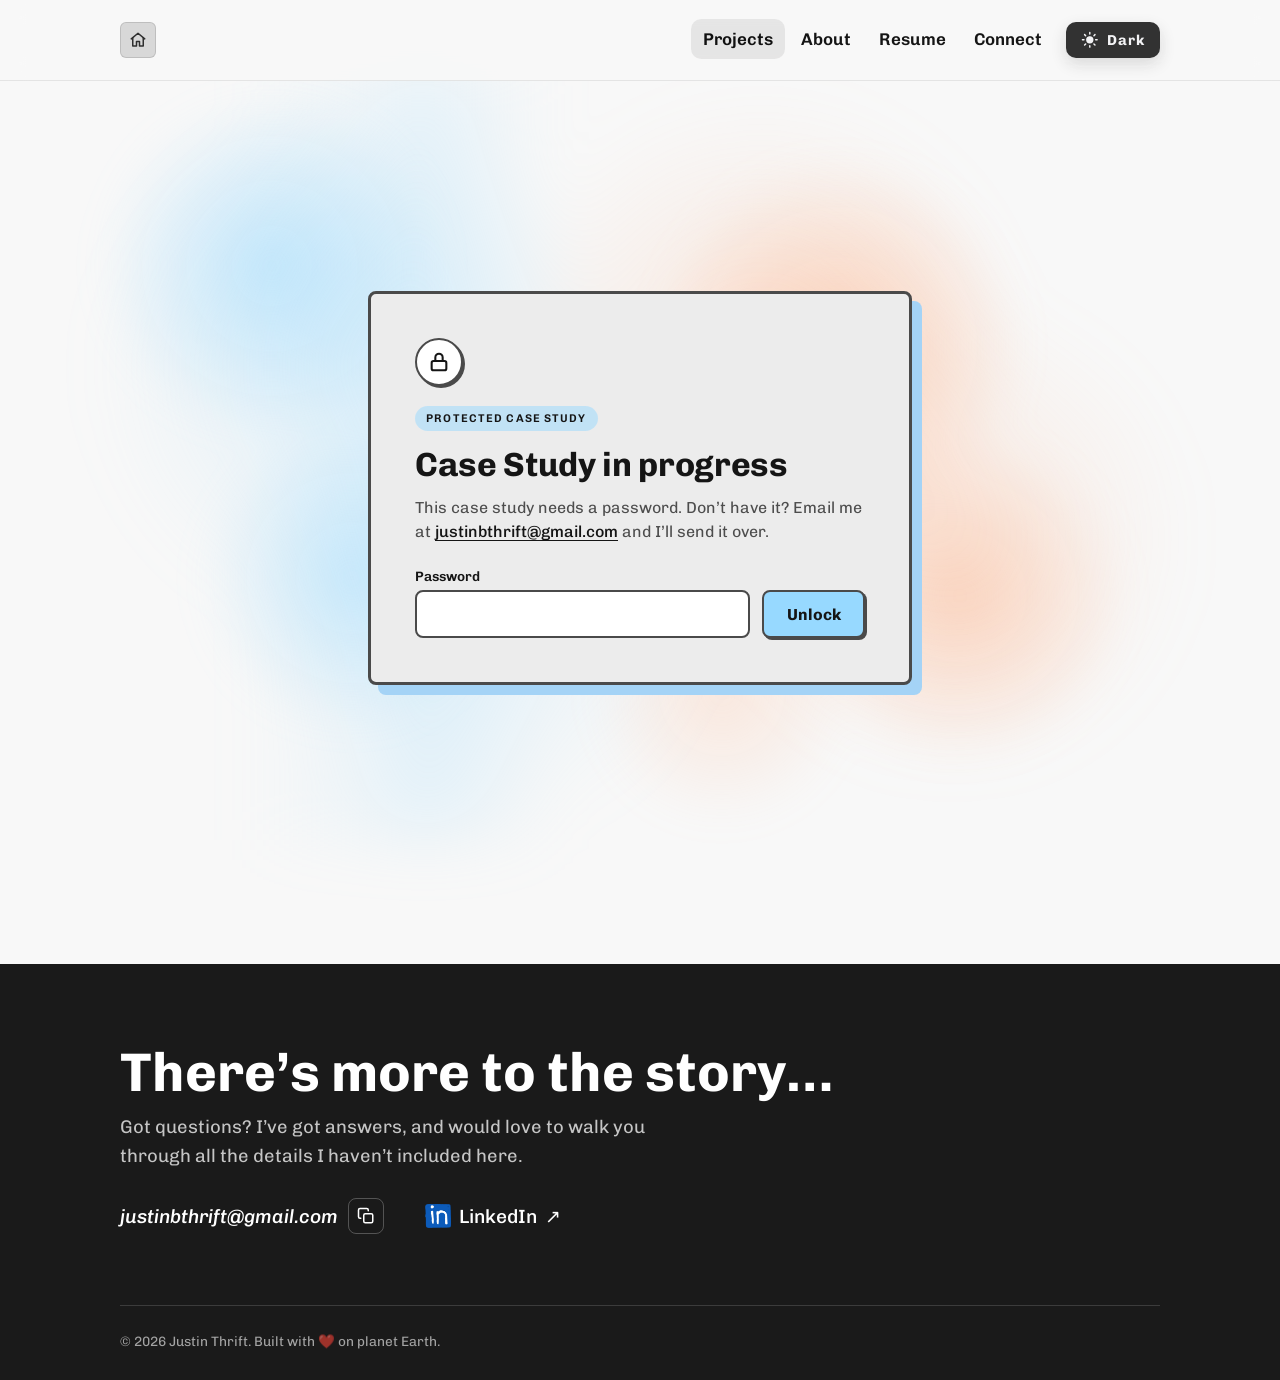
<file: case-studies/travel-esims.html>
<!DOCTYPE html>
<html lang="en">
<head>
    <meta charset="UTF-8">
    <meta name="viewport" content="width=device-width, initial-scale=1.0">
    <title>Case Study in progress | Justin Thrift</title>
    <link rel="canonical" href="https://justinthrift.design/case-studies/travel-esims.html">
    <script>
        if (window.location.hostname.startsWith("www.")) {
            window.location.replace(window.location.href.replace("www.", ""));
        }
    </script>
    <link rel="preconnect" href="https://fonts.googleapis.com">
    <link rel="preconnect" href="https://fonts.gstatic.com" crossorigin>
    <link href="https://fonts.googleapis.com/css2?family=Chivo:wght@300;400;500;700;900&display=swap" rel="stylesheet">
    <script src="../scripts/theme.js"></script>
    <link rel="stylesheet" href="../styles.css">
    <script>try { if (localStorage.getItem("case-study-key")) document.documentElement.classList.add("has-key"); } catch (error) {}</script>
</head>
<body class="case-study-page">
    <header class="site-header site-header--fixed">
        <div class="container site-header__inner">
            <a class="logo-mark" href="../index.html" aria-label="Justin Thrift home">
                <span class="logo-mark__square" aria-hidden="true">
                    <svg viewBox="0 0 24 24" width="18" height="18" fill="none" stroke="currentColor" stroke-width="2" stroke-linecap="round" stroke-linejoin="round">
                        <path d="M3 10.5 12 3l9 7.5"></path>
                        <path d="M5 9v11h5v-6h4v6h5V9"></path>
                    </svg>
                </span>
            </a>

            <div class="header-actions">
            <nav class="desktop-nav site-nav" aria-label="Primary">
                <ul>
                    <li><a href="../index.html#projects">Projects</a></li>
                    <li><a href="../index.html#about">About</a></li>
                    <li><a href="../index.html#resume">Resume</a></li>
                    <li><a href="../index.html#contact">Connect</a></li>
                </ul>
            </nav>

            <button class="theme-toggle" type="button" aria-label="Switch to dark mode">
                <svg viewBox="0 0 24 24" aria-hidden="true" fill="none" stroke="currentColor" stroke-width="2" stroke-linecap="round">
                        <circle cx="12" cy="12" r="4"></circle>
                        <path d="M12 2v2M12 20v2M4.93 4.93l1.41 1.41M17.66 17.66l1.41 1.41M2 12h2M20 12h2M4.93 19.07l1.41-1.41M17.66 6.34l1.41-1.41"></path>
                    </svg>
                <span class="theme-toggle__label theme-toggle__label--dark">Dark</span>
                <span class="theme-toggle__label theme-toggle__label--light">Light</span>
            </button>

            <button class="menu-toggle" id="menu-toggle" aria-label="Open navigation menu" aria-expanded="false" aria-controls="mobile-nav">
                <span class="line"></span>
            </button>
            </div>
        </div>
    </header>

    <nav class="mobile-nav site-nav" id="mobile-nav" aria-label="Mobile primary">
        <ul>
            <li><a href="../index.html#projects">Projects</a></li>
            <li><a href="../index.html#about">About</a></li>
            <li><a href="../index.html#resume">Resume</a></li>
            <li><a href="../index.html#contact">Connect</a></li>
        </ul>
    </nav>

    <main class="locked" id="locked" data-payload="14WOTLVHm7u2ZLQWZLY80SDGxddXOKuwtoaRixzuqi7dA066WGJi8VhbOisSutRrG3zp6KPCIOXGHJW2irw+KVVhzEC+LVuLfejEVsepZ6uRDU6Al5pNXXzKSO1Kna6ZsW9TTcbWhr1kA2w5tWRh0RJqk0brc/EBqhxGV1OhUDa5wYEiOCcLmTNQSNx1TF0zDtRPlcKig2+C0a6mdNsbxsCsbGtRdXqPodr5bPE4GjSUYVd+6bSUC8maqbstjHvOcnnmMCeSFRPKPumlNsPeyhs2P52kQRM4EeBIuGURQvJRL9W1v69VMX/9K/OdYBrTUMBMy4GYioJvSuE0Mlu5LrcEQbnV6qGkD4/rvcXIMMv1Hxug2t04QXegiYGxymLmi6n4/Kw0puWjL3Xht6MV2jzu//ObxHz7CIcNEWvTFAgNJ3aAO1M6CysCChDJBkU+wPPun79y1iWaqmq409ZMS7/JTz4BfWN600DsqvtdjehGqB7hylbv9ZvJDo+aFhIZb/Zdhrdq++kiR5TdnGB2CFXR5CBUl9a6m4mDeD+enGjFq2aZbndgB68VONXy+Mum9TrJDzUcZQFAVtAGaSJziRoUGtYWaN8xzUDu/tJNz+O+9Hgq1AClNFC6B4z4AZJNeB+fXIU3rle/6W+Zg+9dwee9MgTwfJfk+GkAY6vncp/62iodERnr4kUAlMPEN2f5xHv59zTn25xegQibMCEcEjsAjr1IWlHxcLRtxi0Q7unnKljRH7zlq1w867gy+DUjpVrQZ9ISqeMJJc0Oif1fCWv30Zf/rF488tQbTch/GKMx3YNXVyfB8fEg4jAe9Jqxx1bJZlEdP/9vjDbz6D2T1AGhwKvMO0Yftkms3dDFhadmTpIDmnKcvyVphvm1Kpk5ucwTmf82SDVuAwbs4ZV8lR8Mlfpf2y7/Tss9KWTeG5wQJPNJfJglfyiJx50d/yf3tzmXcbBq/Y/DI5eYbuwUcBkK9Ck0r8tKezwmWc6SaoQJz42iIDMpnpnpaoWoDEuwtvqLeouiWCvsB/1YQGAIOhmX11ry1ehQIv+6I+uM7zK5/kUNinKUjU7AYVMmU+XbF15wEFfOvXKzBB5z/Iv/JPK4A6D2nky1OzWW0Po+BnW+22xRMQOCfTUYhxJ61ELV84QXWkND81m/7h1EbgkphB1QlsMIwfItR7UolxuG2Sxl5Sjk/hwpm05eum+2WSDqu9XZAU2FGTz6KrsC0AbHekvnQDY3TgxslSXXy4KsR7BP+CQjIDGKFrYEq8+PYCTxGJAefiTn6s4dgw2o2vPtBz4hB8L1sIDBuCFp7TLN7VzSCsXDozzRbNy/nHr1VKfoX3bEqCtCFu6JBmg6XmwvctNbUSahXcl8Epuetpd21TTrv5MZc/D1e6iRI3rwaqh8pBq1jj3lC8Oqa/TIKyDQE/YuZFYPJXEkGFebkkTY3MKFOJ1DI0tZ/LNVlL7pZ7EOCq7lj6Xy5mB5vd4n0aaqi9frgIrz1ElDCwI+ef3CDjTnsL0aD5UoyR47ThS3935caiPhXi328FMHpqJ4n5W3iHQxyCI6VF88wQ79lUY/AnCU/0vl2vkPGhie73Po0cuGHmE/IKoeOF4v6x/AJ3ZVEvC/5GjAuJG0OASwyfq75iuT9Kqw+d9OjbG0MZyO8jZMTfQBji9pAktNVmzH4SfDyPL7apTlwkeS6APD5jhQRONVdn1wCDYx6cJdPgMLXXg3XdBKx60M8JfkQLVdnQ6YWPkzSjWNNgDmcUouwdPCXbVbMAzo1UC4PTxfOQICNiTpVjPszigjIewNLA/3KsmLYTC14IFjeNRJZYyKnNaeo+jFfMh+KNBLR7/sAF9KGpE4pjIvpFdbq8yTWR/xc2FhEnoZq/J2qf6uBC0ogNYJmcUeOO8o4g14reJur7iLiuZ+mzaBzqzia+thBFswTaTC6Adg8Yym1ArjOuFBAfMmMiAHUsB3KliidXmiZ241SNSW20QTZcy3hXNPXcKTp1fAiWfFjfMI89YKgJxJ2xeC2pIcP8xVXps1joSATRQAPmWssJ8rhqTXYis2ZhMkJQOpp68rQrIV/GFKFiIyTPn5hbryyTnv3tvmYtX8xVQXsFmx48Wg+1ACy8OfEdyWyvCh7ccBZke1/DALUn3CSvZXhfdHEumjUuGEZ3xSvbs+IWllKViRyN3M04yJedIU9yVdqsMit/A5obIr3JY90NM0Hj4+9iuWrsTRmFxScpsHaTtjVekDVkXcmuP32oT5RXr+7D4hOqpM5TZGmGc75+YeIQdO/IqAsAhR1qkS1MnYrL3efREsmgj0m7UIFk1XuCgE97KWR5MKxX+93/q+P651dugtAAzPvSVw26uzuAzAZfqZg4GvF+S6GjppjXQSzU8F8eLP+97VllgPOxLPXJLmpSHQ68mflAlUwRpas2XWlLlShivlzAkQ4CjPvhINsYbc8wM3NoTb0ZERwuAZq2kZvnYLWQam7AKdnuFlwuMLY/Xo41KK84lqA6qPRHp3RVqtXT3pA+bKmODTyuTxGF+CrGqwjA5iJCnriFzEHqWyxz4a9wfrgnzQqfFqdFBeqilNmPfbN+1/Hyv9+WOZgSD/Ct3dkePgRmAVtG9Bw9L0F393dcfuRHwrQzObDIPozfp6MmaQnfgJIPOHD1BNhknHpPK4xwV1s2LTCwsMTRvKZneVFt1AugMokborxV6zp6kDGZ52vCiPuZYgM+YjS5622ez0LBiRVMm9RHW2wCj+mLVOVb481Gy6/XZMdI/dgx3nr5pmjypg5BnqZAUI5mAS2OY+9NL/+aAMnmoF3xLHiM/EnYmtFIm0bGAEO3oyChSFzqkFL1PG2IG+vLAmJrynQt6F+HLaDjObwttiq+86vwQBS90MoTB89FHLKLE1vRxDXEFG+yKa3Hqoy7rZf6kzVr0IyQSuMXpttMQxdzEBVr9sDuDzplrmNemLA3MTpfwPs9zCuBE1/3ENmOao9h3ZmgO93E0E0OMI4UsslE6PSH69p8Ya/F7dz6Prvkv/h/nxT+s8/Qts0sTyG+xvf3vOgPjEp3HFOdIbfYwCje7mPUDEmWQeMu/qoqdmLaTw9Q7FrU/yb94BXw9T9smYE+h599JMelDsahNkiAe8NP7KdR1ZJAq5ryRAqFUMCJgSe4cLBmbbaKnz3hMvMO+leuKv1iEBGD0A2UT2jxa4vpB+Wys5qGoSHT8oHbG+i6fknh+pLCzwCNgivMBZ8q+/vvyaa7v6kEotCnwvRYXtvXtUT3cFr41onDdh2s3gaAdT2gfzXGQj/EcYQYrEdzZFF5HMi1i0N7GEZV9csD6F845nN7YfvffljkfCXu1f55kJNkM7PeITEnw903nMvF/uBwMNTy8X0dMIZS3Sa143E4MNe9+gAOa1i58BBTkF/IsByIVMAHCbpCyOjKHXMZqjoyso6/JQKYLKcgdnqlTn2T9L98g2VCqmBSLqpokNTa0ZkbrrSt8LS7V7XAJIyFShahAsFvfPq6dPs/dH0ZlOOK1bmYGneaR9inJrmGBircCMD4peYfK/Hpv8FWWqovfMb9knB/vTHKi2gydvS8Uy/DwH/0RavYl4RRC08O8RcYh0bglM3NYc5gTi5tfMnvo+QFm+SzNupGWdYaMdfEbQ2SWFCNBtak6kLODtXCdfKI13pfTzmusWeCn287NQQ5OU5JpJ3MyfE8LVwrsuWgh/z5XeQYRGZo57c18rjnjPgdIZayXCI/wawNmomFkEc9bjSksYqKASXjTNR0vrBzyaDcWvecB/nKF6n2X//VdWG6tT7rX8DByIcSXnldG8mh+DdSOsN7ddcRkr7lvPRUOJ4vlgDBQpUKA2C1IFy4MJ0bD3/i1nLcuMA2qMomS/2mjuI7Grv+cIVPu3br/Bzw021TNbFsMGfECG8QTYt+pezM4iGZ59u9b3bokWaYsPAVWAKYQDrKpCNiDQl25bT1nMNlyzJBkPXple8T4/2R6BbPJGUIW7Ru3HuUdwes68JSNnoz4cTMVNmc13S6JacT9DfsxrBirfFERB1pk+nngDsKBzepelx897AhQHmXrMKl4ei8GSuGmUuXxJZtZhepS6dPYsGMzu91+DThcXBgoTPPOhtbCbagYgroj4tX5iczjNC2lgHEjyGTjS4mUDVapwz/EW4QrPJgPQQL0wcqKjEPHAgxlq1jRft627PsWU79ftQsQdZZPY/0WawjeijmaAlm8bgiLIhg0iwGDd0miYr/yPLucTR8qdeIiiaw4gsy3ZEUHLRaiwa0PL3mZt6yOGV4Nu8trzC5lZLT6EpCauTm8Rxr3jc328Nb8QSzkxzP8WRN/67pWKy5WDSyWT+H6sLIxEERtyf9hhCWWAXFL9HPCV5Ydy9R7P+nwiWO9l31YX1j7zLim+R8TBfpUYtMgyrPDckTZgtIJsvXRY5RZHh8M9/mr9qdJvtjW8nfUECmjN3HN+HaP73Uk5TMxcpnyBDgFL74xSIKP1HbXx3/1gTqRHwGm4GjDTWHJ7gOgl96QX0DoX2P5X6p12IeqO7Rrc2SyasYVHUzEqA2EU7Kl1EYjGi6pnza5HWHTAAFipzQ7a5PVy/oLBtLVcwd6bOFjleK4JR+fzrsG9L8gg8fdgKjD3gddcUhM39ERN255pAzUN8e56YU9V6gONVfde35O8J4wKi+p5bjTx7nQzfduk7P/1yYo/VXkxQTs9qO1khhEJVBAIFgeaVXAE35BZZHXUL80iMv8SkdtmrBj5n+1irMWH88ftgz7XONBPc0M27TX/WJeoeO/hp9JO8WvqZFRxx5ZDWCTKNYho2fFtjoUJweVZwvb/4xrRnZZismpuxRlONuFh/vDvIElaLNLL+R13MiycP0ADAROweoQ0JGKH0CS7PPCSovRzdsZD8WDsK5j/Fi1LFx63T8J6fOTcgJPOqjD1os63vJerLNLNXsjsY3dwNHHSjSw6LT9M7jiBKqzV2sdUTtN2XOAdtwT0vnVRNMA034R3dZ+R7liY2rIhQDxFaV+1RonQRupUheYVz8MWfpupuoWrvnlsZw6X4EK2DwJ74i6vBHwlCiS61q//j5V7bTK5PjMm1sBmCh4ts2pmeR8LDFF4nBPzdSRgGnan7hd7+GSGLgFHsOJi3+5HLiOt43qApuoXfIz9ox25EfcIK1Ld5flg/D6amA1jY3qvH9GDCVgRuC9zjQM6zTsry1FE/DtRRuDxxCDOetQoRI02CwDgsinfziuSUNHj2vSWjDVVn+aUV2UC0larz1XQyIuM+55RhjpNRfmaUgq/[base64]/l+Gz6jv+W/dowH8lkoClV2+XHRImSL+0dpNNSXuxIzkQZzTRy6lWUdxt/rIPz2AXg1pzWPPr4h44j/w4+4r1EJFxThtl9A+e4opjoQK04dyyo7Bs92DFQ3JO55WP6u78CnQNDuhOC8PzZxGoJNARIEtERE5cCz4N3pife+ESVJvXJWv65BVe968wCVOAToqm7F3P2HCwN4sHQsnGKA9p6SJ8w2WK9dhD3hbWeeKWSGSFcWsk9C5EjNAJXzxgR9atodw0fMEtp2X/Kr+semJSj7BJ75JOH4HpETmzdu/J+ZnQkVLFxMIRIq/zQwz4VpL+BA7Pu/R4WSXhzRq9E3SeojnupFMA1gel0kOqfOmfl8R1kTmm2bdLXnBrIsHqXUAj09b0ljlTRzMCvTUHRqb6nXoOJGp1PPMC7Ddb0+lsspgF4JWshWWVc0EZYM1v6wRiMCVRgDYBtxf01H624DwkmkIZn7eb0ngOUqe9BJj4ZfC8BrNqPDZ8sV1lUaebPXoO596mB7mZ/yNuQQXFCp7XxFiX/YC+ouxQXmolAWByH8pBz5mWxoQsV/v+52Ud+13sXDYSyjkJiq0P++LF+gXYwK/8dWXDnhkw/JO2pJZ9bJF0luE3OK7R/ViyGQYQ0qYe+Qbz6s7V7LKUTLjETnoe8tDSUur3/nilttX3/iEtBon7wFhEIdhgshdbA/t2QARYiC9kOZMF4OQNFd2qJo/fXm0rnYExnFyIbWMKkUhPF3Es6eroqkmUpU5m6AsOsmzOVqP5/ryzZgeWaqQTnMtGAjbWfBdc08Op1Wdhm8s8Db4Nqy9qhPM0GT3Y7Ml939S4GmQZSTbnGO119DuH4dzfvuVfgOXp4sa40CQeLS7B9nyWkWRknVxqJ9CEXFlvGx4BbSiGfXrfh4Qfz0QPiqmkw1xQI2qYUMfoePstO7ArMR8ZjCd98lOYQDpc8I6xbKhtvLN/0KNvSDScc4CVd0/R87m/fPyvR7SZGBoePl4fNinrxA+/Xfzl8VDSqSUFwQLu/Bp6CnggLhYP0O1FC11VdQ96K18w/P2tmn29zlSqmh5BfgLQK3T856bTDsh5josbHcdWPt72xQ5zxCG3kU3usOTK/qLy8graczkYzDps7WfEEmdsH1JHjKMbDIRlfNsTdUSH+8yJko8IUMuj5OMCjc71sOHSknuQWUEWTaMslnNIi7EzY2NT+ql9JI+bEUwXg/MO4rZq8qcN/2MyNRtItV5XbqY3hAkYJPa8p7VU5oRg00PVDFIqsoah/iDY+odubijJRy7rXyzbWTSD6EopPYJ5xdWyTHoWnINZ2ZmhI47m+IhSwTl1Ey1CVptN96R+o+rpp+ZBvXqUtIuGuynSRMfZKqo+dG4r/nhJmk6Tdp6ZPzMpCJ2ozpY0/jBDwTIBEqVAAa7CQ7nPPElNMSHNzosdTR0HFR/nj1dm5y3TcstqLASBHjSGUwE54DygfK0ntRh0ZU6jxvWcRVnbvyIgyccsUY8iXzUsW3CdB/x2KTFo/30UCisVFH31Y5A9TBAz5Qh0Fu1+v9My3bfrc2kSboz/uo+xLGU424IawPbdn5PJIodpDDDif5Wy9o63Zu3LqNLItzztDdpp3gd5DGlRlnd72zBJejEqliZmIHcNXajh0LmkDlDNHXxFuqgJ0mAiYk0DLI3QD4/Ou/2qBV0l4qU8fkOTtaE8+yr1rQ20dBi4zUdC0tqW/yOYzj6ZmMQi6pkGWAVMU5FUezV56SVYIvAS77NRBVfw8zCNOcDNiVCiAAmpaoze02gVjDt7LM6Hr/LtuTNRHSLu6UFkhbjLnrZTMe+kkb3c62uL0nNpX0WHJGT1x0BMhw8P7FMMYa/cI1VR0GdyFN1WpYiKRU8eVQFwQsEB4KCdSxAV56nCwwA/VmvbEGl1QGHbpfqjPoAZ7Z53vWnqtL8dljm+8mngDJ99F9BUJ7CbGmKMgOYKWQ0GUtFHB0viQIPUVtfOPpOrW4MLht/9yI4wk9ghyOu6e1z/+2BMelQNmxyEvYSqvfTy9padtKkKkauK2cXH6kd0abmtEE1lxQb0zR7gGbVVDvNi0HRoCQw9ibyiOo0cM49ky3/VF0Kimv6TyZuN3VeUIR7DsqM+BFsHy32GeolDhFHpJU8oD1B3NMi6dDEzYbuZq3TY4KUwPHn614pQbtr+qXK1ffdO0+VAI3dUxgIkvTo2Hi2At5DQ8QPCEDF6DFIJ63rkbMW6syh3kMoREUjq4/oAnITnJtutQDPHUt6n9404OvfS+D0B5eN7v4qmnr4k3ghkd/TIy27lf64YaNEHe2tsgd+dh6bE96jDO6/TGW3tFEStIlV0qx20C9Xw70BkYS5FDeUhXQVFsiGslDyxbKGd0uruw07+wORbAF3Yj2DztGrqenjESgrNMJrh15Wtqpp7aRgo/rt+5zJFuLFbj9YeP6kALihmzU1mDGaSfbleaGZIG+j3npb2JHFd3Md2KfC3dvtFl0w6ezjamNhRYzWcGeRJgFiAMqaYpVCwzHZJ6cF1L+wQ/kVYQ9buDKC0tKQICcoq31l1ggI4x+5Jwe3ukn+6hSLlnV2n5Cx5HJh9etu9wwzi53KSNvc+Zpi+U1hJYv+vMOYOXTwbQdSpVoO+B9SvkJlmJya2xxEq26S1CifyrjnRPn/ls6+zgHOHekF91dEB1d0ng6SIF4tWcXs8jJlW1qKZQgFSkss6CPxz7SomEHuINsAL+3rb35tog2t6AUTb5kTqVUxPg7k7KT4AU7JVaZUuRzGVgYRAvfs3HkiTopBEpRLK9j0ED4J/L4k3RxqCwuUnytnsmEPb4YnK0BYsUx7XMmvcEioL6HoyQYoUajMv7nkMGfNNe8u8p2ygucp5pij/Nx06rqBXD6So+oSG5XS1hHBc+V7+RVMSul4215levE8oDRv061Vl/oTBxEbm+hy4wyAbHV/5yyr1zTmIjwMopuM8p6mP8WXueiGJaAlAgyfF0mWIRoyaxZej2B/m6aID5BPG1AmiMqE9ucvTyon2FweEgkk3oaqtrB1UImNvdyLhKiNDLtyxsykwB2knBL+ghYtJFC5k2I9Io8TLCd2fn345o8hBH7pgjCvB+s5Hyl33iv8Ee1iKty9Ynd+fuBWzQ1rSHQ5pvnJdP7ij">
        <div class="container">
            <form class="locked__card" id="unlock-form" novalidate>
                <span class="locked__icon" aria-hidden="true">
                    <svg viewBox="0 0 24 24" width="22" height="22" fill="none" stroke="currentColor" stroke-width="2.25" stroke-linecap="round" stroke-linejoin="round">
                        <rect x="4" y="11" width="16" height="10" rx="2"></rect>
                        <path d="M8 11V7a4 4 0 0 1 8 0v4"></path>
                    </svg>
                </span>
                <p class="case-pill">Protected case study</p>
                <h1 class="locked__title">Case Study in progress</h1>
                <p class="locked__text">This case study needs a password. Don’t have it? Email me at <a href="mailto:justinbthrift@gmail.com">justinbthrift@gmail.com</a> and I’ll send it over.</p>
                <label class="locked__label" for="unlock-password">Password</label>
                <div class="locked__row">
                    <input class="locked__input" id="unlock-password" name="password" type="password" autocomplete="current-password" autocapitalize="off" spellcheck="false" aria-describedby="unlock-error" required>
                    <button class="locked__button" type="submit">Unlock</button>
                </div>
                <p class="locked__error" id="unlock-error" role="alert"></p>
                <noscript><p class="locked__error">This page needs JavaScript turned on to unlock.</p></noscript>
            </form>
        </div>
    </main>

    <footer class="site-footer" id="contact">
        <div class="container site-footer__inner">
            <div class="site-footer__main">
                <h2 class="site-footer__heading">There’s more to the story…</h2>
                <p class="site-footer__intro">Got questions? I’ve got answers, and would love to walk you through all the details I haven’t included here.</p>
                <div class="site-footer__links">
                    <div class="site-footer__email-row">
                        <span class="site-footer__email">justinbthrift@gmail.com</span>
                        <button type="button" class="site-footer__copy" data-copy="justinbthrift@gmail.com" aria-label="Copy email address">
                            <svg class="site-footer__copy-icon" viewBox="0 0 24 24" width="18" height="18" aria-hidden="true" fill="none" stroke="currentColor" stroke-width="2" stroke-linecap="round" stroke-linejoin="round">
                                <rect x="9" y="9" width="12" height="12" rx="2"></rect>
                                <path d="M5 15H4a2 2 0 0 1-2-2V4a2 2 0 0 1 2-2h9a2 2 0 0 1 2 2v1"></path>
                            </svg>
                            <svg class="site-footer__check-icon" viewBox="0 0 24 24" width="18" height="18" aria-hidden="true" fill="none" stroke="currentColor" stroke-width="2.5" stroke-linecap="round" stroke-linejoin="round">
                                <path d="M20 6 9 17l-5-5"></path>
                            </svg>
                        </button>
                        <span class="site-footer__copy-status" role="status" aria-live="polite"></span>
                    </div>
                    <a class="site-footer__linkedin" href="https://www.linkedin.com/in/justinthrift/" target="_blank" rel="noopener noreferrer"><img class="site-footer__linkedin-logo" src="../images/linkedin-logo.png" width="201" height="185" alt="">LinkedIn <span aria-hidden="true">↗</span></a>
                </div>
            </div>
            <p class="site-footer__legal">© 2026 Justin Thrift. Built with <span aria-label="love">❤️</span> on planet Earth.</p>
        </div>
    </footer>

    <script src="../scripts/navigation.js"></script>
    <script src="../scripts/footer.js"></script>
    <script src="../scripts/unlock.js"></script>
</body>
</html>
</file>
<file: styles.css>
* {
    margin: 0;
    padding: 0;
    box-sizing: border-box;
}

:root {
    --bg: #F8F8F8;
    --text: #151515;
    --muted: #4d4d4d;
    --line: rgba(0, 0, 0, 0.08);
    --panel: rgba(255, 255, 255, 0.7);
    --panel-strong: rgba(255, 255, 255, 0.9);
    --brand-blue: #97D9FF;
    --brand-orange: #FFB187;
    --card-shadow-blue: #a4d3f6;
    --card-stroke: #4a4a4a;
    --card-media-hover: #f27aa8;
    --card-body: #ececec;
    /* Shared page width: side gutter grows with the viewport, content caps at 1040px */
    --page-width: min(1040px, calc(100% - 2 * clamp(1.25rem, 6vw, 6rem)));
    /* One text width for case study titles, headings and body copy */
    --case-measure: 50rem;
}

/* Dark theme: set by scripts/theme.js as data-theme="dark" on <html> */
:root[data-theme="dark"] {
    color-scheme: dark;
    --bg: #353333;
    --text: #f3efec;
    --muted: #c4bdb8;
    --line: rgba(255, 255, 255, 0.12);
    --panel: rgba(255, 255, 255, 0.06);
    --panel-strong: rgba(255, 255, 255, 0.1);
}

/* Images with a light and a dark version: show the one that matches the theme.
   The dark version is lazy-loaded, so light-mode visitors never download it. */
:root:not([data-theme="dark"]) .theme-img--dark,
:root[data-theme="dark"] .theme-img--light {
    display: none;
}

/* Soften the background glow so it doesn't wash out the dark page */
:root[data-theme="dark"] body::before,
:root[data-theme="dark"] body::after {
    opacity: 0.45;
}

:root[data-theme="dark"] .site-header--fixed {
    background: rgba(53, 51, 51, 0.86);
}

:root[data-theme="dark"] .site-nav a:hover,
:root[data-theme="dark"] .site-nav a:focus-visible,
:root[data-theme="dark"] .menu-toggle:hover,
:root[data-theme="dark"] .menu-toggle:focus-visible {
    background-color: rgba(255, 255, 255, 0.08);
}

:root[data-theme="dark"] .site-nav a.active {
    color: var(--text);
    background-color: rgba(255, 255, 255, 0.1);
}

:root[data-theme="dark"] .mobile-nav {
    background: rgba(64, 61, 61, 0.97);
}

:root[data-theme="dark"] .mobile-nav a.active {
    background-color: rgba(255, 255, 255, 0.1);
}

:root[data-theme="dark"] .hero__copy p a,
:root[data-theme="dark"] .case-metric__value {
    color: var(--brand-blue);
}

/* Case study cards stay light, so they keep dark text */
:root[data-theme="dark"] .study-card {
    --text: #151515;
    --muted: #4d4d4d;
}

:root[data-theme="dark"] .content-panel--boxed {
    background: #403d3d;
    box-shadow: 0 8px 28px rgba(0, 0, 0, 0.25);
}

html {
    scroll-behavior: smooth;
    scroll-padding-top: 5.5rem;
}

body {
    font-family: "Chivo", -apple-system, BlinkMacSystemFont, "Segoe UI", sans-serif;
    color: var(--text);
    background-color: var(--bg);
    min-height: 100vh;
    overflow-x: hidden;
    position: relative;
}

body::before,
body::after {
    content: "";
    position: fixed;
    inset: 0;
    pointer-events: none;
    z-index: -1;
}

body::before {
    background:
        radial-gradient(circle, rgba(151, 217, 255, 0.48) 0%, rgba(151, 217, 255, 0) 68%) 8% 18% / 300px 300px no-repeat,
        radial-gradient(circle, rgba(151, 217, 255, 0.43) 0%, rgba(151, 217, 255, 0) 68%) 18% 74% / 260px 260px no-repeat,
        radial-gradient(circle, rgba(255, 177, 135, 0.46) 0%, rgba(255, 177, 135, 0) 70%) 72% 32% / 330px 330px no-repeat,
        radial-gradient(circle, rgba(255, 177, 135, 0.42) 0%, rgba(255, 177, 135, 0) 70%) 82% 78% / 285px 285px no-repeat,
        radial-gradient(circle, rgba(255, 177, 135, 0.28) 0%, rgba(255, 177, 135, 0) 72%) 58% 92% / 220px 220px no-repeat;
    filter: blur(18px);
    animation: ambient-drift-a 42s ease-in-out infinite alternate;
}

body::after {
    background:
        linear-gradient(
            90deg,
            rgba(151, 217, 255, 0) 0%,
            rgba(151, 217, 255, 0.11) 44%,
            rgba(151, 217, 255, 0.2) 57%,
            rgba(151, 217, 255, 0) 100%
        ) 24% 52% / 260px 84% no-repeat,
        radial-gradient(circle, rgba(151, 217, 255, 0.24) 0%, rgba(151, 217, 255, 0) 72%) 14% 34% / 420px 420px no-repeat,
        radial-gradient(circle, rgba(151, 217, 255, 0.2) 0%, rgba(151, 217, 255, 0) 72%) 28% 86% / 360px 360px no-repeat,
        radial-gradient(circle, rgba(255, 177, 135, 0.24) 0%, rgba(255, 177, 135, 0) 72%) 68% 28% / 430px 430px no-repeat,
        radial-gradient(circle, rgba(255, 177, 135, 0.2) 0%, rgba(255, 177, 135, 0) 74%) 88% 72% / 390px 390px no-repeat;
    filter: blur(30px);
    animation: ambient-drift-b 55s ease-in-out infinite alternate;
}

@keyframes ambient-drift-a {
    from {
        transform: translate3d(-0.4%, 0.25%, 0) scale(1);
    }

    to {
        transform: translate3d(0.45%, -0.35%, 0) scale(1.02);
    }
}

@keyframes ambient-drift-b {
    from {
        transform: translate3d(0.28%, 0.22%, 0) scale(1);
    }

    to {
        transform: translate3d(-0.3%, -0.24%, 0) scale(1.018);
    }
}

a,
button {
    cursor: pointer;
}

.site-header {
    position: relative;
    z-index: 1000;
    display: flex;
    align-items: center;
    justify-content: space-between;
    gap: 1rem;
    padding: clamp(1rem, 0.75rem + 0.8vw, 1.35rem) clamp(1.4rem, 1rem + 2.1vw, 2.35rem);
}

.site-header:has(.site-header__inner) {
    display: block;
    padding-inline: 0;
}

/* One header width on every page, matching the home page layout.
   Extra specificity beats page-level .container overrides. */
.site-header .container.site-header__inner {
    width: var(--page-width);
}

.site-header__inner {
    display: flex;
    align-items: center;
    justify-content: space-between;
    gap: 1rem;
}

.site-header--fixed {
    position: fixed;
    top: 0;
    left: 0;
    right: 0;
    background: rgba(248, 248, 248, 0.86);
    border-bottom: 1px solid var(--line);
    backdrop-filter: blur(12px);
}

.brand {
    text-decoration: none;
    color: var(--text);
    font-size: 45px;
    font-weight: 700;
    letter-spacing: -0.01em;
}

.logo-mark {
    display: inline-flex;
    align-items: center;
    justify-content: center;
    text-decoration: none;
    flex-shrink: 0;
}

.logo-mark__square {
    display: grid;
    place-items: center;
    color: #2f2f2f;
    width: 2.25rem;
    height: 2.25rem;
    border-radius: 6px;
    background: #d8d8d8;
    border: 1px solid rgba(0, 0, 0, 0.12);
}

.header-actions {
    display: flex;
    align-items: center;
    gap: 0.75rem;
    margin-left: auto;
}

.site-nav ul {
    list-style: none;
    display: flex;
    align-items: center;
    gap: 0.25rem;
}

.site-nav a {
    text-decoration: none;
    color: var(--text);
    font-size: 20px;
    font-weight: 600;
    line-height: 1;
    padding: 12px 14px;
    border-radius: 10px;
    transition: background-color 0.2s ease, color 0.2s ease;
}

.site-nav a:hover,
.site-nav a:focus-visible {
    background-color: rgba(0, 0, 0, 0.06);
    outline: none;
}

.site-nav a.active {
    color: #111;
    background-color: rgba(0, 0, 0, 0.075);
}

.desktop-nav {
    display: flex;
}

.desktop-nav a {
    font-size: 17px;
    font-weight: 600;
    padding: 10px 12px;
}

.theme-toggle {
    display: inline-flex;
    align-items: center;
    gap: 0.55rem;
    flex-shrink: 0;
    padding: 0.6rem 0.95rem;
    border: 0;
    border-radius: 10px;
    background: #323232;
    color: #f3f3f5;
    font: inherit;
    font-size: 0.9rem;
    font-weight: 700;
    letter-spacing: 0.06em;
    line-height: 1;
    white-space: nowrap;
    box-shadow: 0 6px 16px rgba(21, 21, 21, 0.14);
    transition: background-color 0.2s ease, color 0.2s ease, opacity 0.2s ease;
}

:root[data-theme="dark"] .theme-toggle {
    background: #d4d4d4;
    color: #2f2f2f;
    box-shadow: none;
}

.theme-toggle:hover {
    opacity: 0.88;
}

.theme-toggle:focus-visible {
    outline: 2px solid var(--brand-blue);
    outline-offset: 2px;
}

.theme-toggle svg {
    width: 1.2rem;
    height: 1.2rem;
    flex-shrink: 0;
}

/* The label names the mode you'll switch to */
.theme-toggle__label--light,
:root[data-theme="dark"] .theme-toggle__label--dark {
    display: none;
}

:root[data-theme="dark"] .theme-toggle__label--light {
    display: inline;
}

@media (max-width: 560px) {
    /* Icon only on small screens */
    .theme-toggle {
        padding: 0.6rem;
    }

    .theme-toggle__label--dark,
    .theme-toggle__label--light,
    :root[data-theme="dark"] .theme-toggle__label--light {
        display: none;
    }
}


.theme-toggle svg {
    width: 1.1rem;
    height: 1.1rem;
    fill: currentColor;
}

.menu-toggle {
    border: 0;
    background: transparent;
    width: 3rem;
    height: 3rem;
    border-radius: 8px;
    display: none;
    align-items: center;
    justify-content: center;
    position: relative;
}

.menu-toggle:hover,
.menu-toggle:focus-visible {
    background-color: rgba(0, 0, 0, 0.06);
    outline: none;
}

.menu-toggle .line,
.menu-toggle::before,
.menu-toggle::after {
    content: "";
    position: absolute;
    width: 2.2rem;
    height: 3px;
    border-radius: 999px;
    background-color: var(--text);
    transition: transform 0.25s ease, opacity 0.25s ease;
}

.menu-toggle::before {
    transform: translateY(-0.56rem);
}

.menu-toggle::after {
    transform: translateY(0.56rem);
}

.menu-toggle[aria-expanded="true"] .line {
    opacity: 0;
}

.menu-toggle[aria-expanded="true"]::before {
    transform: rotate(45deg);
}

.menu-toggle[aria-expanded="true"]::after {
    transform: rotate(-45deg);
}

.mobile-nav {
    display: none;
    position: fixed;
    top: 72px;
    right: 12px;
    width: min(280px, calc(100vw - 24px));
    background: rgba(255, 255, 255, 0.92);
    border: 1px solid var(--line);
    border-radius: 14px;
    box-shadow: 0 14px 34px rgba(0, 0, 0, 0.11);
    backdrop-filter: blur(10px);
    opacity: 0;
    transform: translateY(-10px);
    pointer-events: none;
    transition: opacity 0.24s ease, transform 0.24s ease;
    z-index: 999;
}

.mobile-nav.is-open {
    opacity: 1;
    transform: translateY(0);
    pointer-events: auto;
}

.mobile-nav ul {
    display: grid;
    gap: 4px;
    padding: 8px;
}

.mobile-nav li {
    list-style: none;
}

.mobile-nav a {
    display: block;
    width: 100%;
    font-size: 18px;
    font-weight: 700;
    line-height: 1.15;
    border-radius: 10px;
    padding: 10px 12px;
}

.mobile-nav a.active {
    background-color: rgba(0, 0, 0, 0.08);
}

.paper {
    padding-top: clamp(1.4rem, 0.9rem + 1.4vw, 2.8rem);
    padding-bottom: clamp(2rem, 6vw, 5rem);
}

.container {
    width: min(980px, calc(100% - 2rem));
    margin-inline: auto;
}

h1 {
    font-size: clamp(2rem, 1.6rem + 2.2vw, 3.6rem);
    line-height: 1.1;
    margin-bottom: 1.25rem;
    letter-spacing: 0.01em;
}

h2 {
    font-size: clamp(1.35rem, 1.15rem + 1vw, 2.1rem);
    line-height: 1.25;
    margin-bottom: 0.8rem;
}

p {
    color: var(--muted);
    font-size: clamp(1rem, 0.92rem + 0.35vw, 1.18rem);
    line-height: 1.65;
    max-width: 64ch;
    margin-bottom: 1.2rem;
}

.paper a:not(.card-link):not(.brand):not(.linkedin-link) {
    color: var(--text);
    text-underline-offset: 0.18em;
    text-decoration-thickness: 0.08em;
}

.cards-stack,
.cards-grid {
    margin-top: 0;
}

.cards-stack {
    display: grid;
    gap: 1rem;
    max-width: 700px;
}

.cards-grid {
    display: grid;
    grid-template-columns: repeat(2, minmax(0, 1fr));
    gap: clamp(1.4rem, 1rem + 1.4vw, 2rem);
}

.projects-section .cards-grid {
    width: 100%;
    /* Wider gutters make the cards a little smaller while the grid still
       spans the full content width */
    gap: clamp(1.75rem, 1rem + 2.6vw, 3.5rem);
    /* Room for the hard blue offset shadow so edges stay aligned */
    padding-right: 10px;
    padding-bottom: 12px;
}

.card-link {
    display: block;
    width: 100%;
    text-decoration: none;
    color: inherit;
}

.index-card {
    height: 100%;
    border: 1px solid var(--line);
    border-radius: 18px;
    background: #fff;
    box-shadow: 0 8px 28px rgba(21, 21, 21, 0.06);
    padding: clamp(1.25rem, 1rem + 0.9vw, 2rem);
    transition: transform 0.25s ease, box-shadow 0.25s ease;
}

.card-link:hover .index-card,
.card-link:focus-visible .index-card {
    transform: translateY(-3px);
    box-shadow: 0 16px 34px rgba(21, 21, 21, 0.1);
}

.index-card h2,
.index-card h3 {
    margin-bottom: 0.65rem;
    font-size: clamp(1.15rem, 1.05rem + 0.55vw, 1.6rem);
    color: var(--text);
    line-height: 1.25;
}

.index-card p {
    font-size: 1rem;
    margin-bottom: 0;
    max-width: none;
}

.study-card {
    position: relative;
    z-index: 0;
    display: flex;
    flex-direction: column;
    aspect-ratio: 1 / 1;
    width: 100%;
    text-decoration: none;
    color: inherit;
    background: var(--card-body);
    border: 3px solid var(--card-stroke);
    border-radius: 8px;
    /* Hard, unblurred offset shadow that sits outside the stroke */
    box-shadow: 10px 10px 0 0 var(--card-shadow-blue);
    transition: transform 0.25s ease, box-shadow 0.25s ease;
}

.study-card:hover,
.study-card:focus-visible {
    transform: translate(-2px, -4px);
    box-shadow: 12px 14px 0 0 var(--card-shadow-blue);
    outline: none;
}

.study-card__media {
    position: relative;
    flex: 1 1 52%;
    min-height: 0;
    margin: 3px 3px 0;
    background: #bdbdbd;
    overflow: hidden;
    border-radius: 4px;
    transition: background-color 0.28s ease;
}

.study-card:hover .study-card__media,
.study-card:focus-visible .study-card__media {
    background: var(--card-media-hover);
}

.study-card__visual {
    position: absolute;
    inset: 0;
    display: grid;
    place-items: center;
    filter: grayscale(1);
    transition: filter 0.28s ease;
}

.study-card:hover .study-card__visual,
.study-card:focus-visible .study-card__visual {
    filter: grayscale(0);
}

.study-card__device {
    position: absolute;
    width: 34%;
    aspect-ratio: 9 / 16;
    border: 1.5px solid var(--text);
    border-radius: 14px;
    box-shadow: 0 10px 18px rgba(0, 0, 0, 0.18);
    background:
        linear-gradient(180deg, #ffe566 0 28%, transparent 28%),
        linear-gradient(90deg, #4da3ff 0 45%, #ff8f6b 45% 72%, #7d5cff 72%);
    background-color: #f4f4f4;
}

/* Real app screenshots in place of the placeholder phones.
   They inherit the card's black-and-white filter and turn to colour on hover. */
.study-card__device--image {
    display: block;
    height: auto;
    aspect-ratio: 325 / 722;
    object-fit: cover;
    object-position: top;
    background: #fff;
}

/* Two large, upright phones side by side, cropped by the bottom of the
   card image. Uses the transparent phone exports (978 x 2000). */
.study-card__phone {
    position: absolute;
    top: 10%;
    width: 38%;
    height: auto;
}

.study-card__phone--left {
    left: 13%;
    z-index: 1;
}

/* Overlaps the left phone slightly and sits on top */
.study-card__phone--right {
    left: 47%;
    z-index: 2;
}

.study-card__device--back {
    transform: translate(-18%, 6%) rotate(-8deg);
    opacity: 0.92;
}

.study-card__device--front {
    transform: translate(18%, -2%) rotate(7deg);
    background:
        linear-gradient(180deg, #111 0 18%, transparent 18%),
        linear-gradient(180deg, transparent 18%, #fff6a8 18% 48%, #67c5ff 48% 72%, #ff7a59 72%);
}

.study-card:nth-child(2) .study-card__device {
    background:
        linear-gradient(180deg, #9be7ff 0 30%, transparent 30%),
        linear-gradient(135deg, #ffd36b, #ff7eb6 55%, #7b8cff);
}

.study-card:nth-child(3) .study-card__device {
    background:
        linear-gradient(180deg, #14233a 0 22%, transparent 22%),
        linear-gradient(160deg, #97d9ff, #ffb187 60%, #14233a);
}

.study-card:nth-child(4) .study-card__device {
    background:
        linear-gradient(180deg, #222 0 20%, transparent 20%),
        linear-gradient(120deg, #b8f2c0, #7ad7ff 50%, #d4a1ff);
}

.study-card__body {
    flex: 1 1 48%;
    min-height: 0;
    display: flex;
    flex-direction: column;
    justify-content: space-between;
    gap: 0.85rem;
    padding: clamp(1.1rem, 0.7rem + 1.4vw, 2rem) clamp(1.1rem, 0.5rem + 2.2vw, 2.75rem);
}

.study-card__copy h3 {
    margin: 0 0 0.45rem;
    font-size: clamp(1.1rem, 0.98rem + 0.55vw, 1.4rem);
    font-weight: 700;
    line-height: 1.15;
    color: var(--text);
}

.study-card__copy p {
    margin: 0;
    max-width: none;
    color: var(--muted);
    font-size: clamp(0.82rem, 0.76rem + 0.25vw, 0.95rem);
    line-height: 1.4;
}

.study-card__cta {
    align-self: flex-end;
    display: inline-flex;
    align-items: center;
    justify-content: center;
    padding: 0.8rem 1.75rem;
    border: 2px solid var(--card-stroke);
    border-radius: 2px;
    background: var(--card-body);
    color: var(--text);
    font-size: 0.875rem;
    font-weight: 600;
    line-height: 1;
    white-space: nowrap;
    box-shadow: 2px 2px 0 0 var(--card-stroke);
    transition: background-color 0.28s ease, transform 0.28s ease;
}

.study-card:hover .study-card__cta,
.study-card:focus-visible .study-card__cta {
    background: var(--card-shadow-blue);
}

.paper.contact-page .container {
    min-height: calc(100vh - 8.5rem);
    display: flex;
    flex-direction: column;
    align-items: flex-start;
    justify-content: center;
}

.paper.contact-page h1 {
    font-size: clamp(1.6rem, 1.35rem + 1.2vw, 2.5rem);
}

.linkedin-link {
    display: inline-block;
    margin-top: 1.3rem;
}

.linkedin-logo {
    display: block;
    width: auto;
    height: 2.8rem;
}

@media (max-width: 900px) {
    .desktop-nav {
        display: none;
    }

    .menu-toggle {
        display: inline-flex;
    }

    .mobile-nav {
        display: block;
    }

    .brand {
        font-size: 32px;
    }

    .container {
        width: min(980px, calc(100% - 2.5rem));
    }
}

@media (max-width: 640px) {
    .cards-grid {
        grid-template-columns: 1fr;
    }

    .projects-section .cards-grid {
        width: 100%;
        gap: 2rem;
    }
}

@media (max-width: 1200px) {
    .site-header {
        padding-inline: clamp(1.2rem, 2.6vw, 2rem);
    }

    .brand {
        font-size: 36px;
    }

    .container {
        width: min(980px, calc(100% - 3rem));
    }
}

@media (max-width: 560px) {
    .brand {
        font-size: 28px;
    }

    .menu-toggle {
        width: 2.6rem;
        height: 2.6rem;
    }

    .menu-toggle .line,
    .menu-toggle::before,
    .menu-toggle::after {
        width: 2rem;
        height: 3px;
    }

    .menu-toggle::before {
        transform: translateY(-0.48rem);
    }

    .menu-toggle::after {
        transform: translateY(0.48rem);
    }

    .mobile-nav {
        top: 70px;
    }

    .mobile-nav a {
        font-size: 17px;
    }
}

@media (min-width: 700px) {
    body::before {
        background:
            radial-gradient(circle, rgba(151, 217, 255, 0.5) 0%, rgba(151, 217, 255, 0) 68%) 10% 16% / 360px 360px no-repeat,
            radial-gradient(circle, rgba(151, 217, 255, 0.4) 0%, rgba(151, 217, 255, 0) 68%) 20% 72% / 320px 320px no-repeat,
            radial-gradient(circle, rgba(255, 177, 135, 0.48) 0%, rgba(255, 177, 135, 0) 70%) 72% 30% / 380px 380px no-repeat,
            radial-gradient(circle, rgba(255, 177, 135, 0.42) 0%, rgba(255, 177, 135, 0) 70%) 84% 76% / 340px 340px no-repeat,
            radial-gradient(circle, rgba(255, 177, 135, 0.24) 0%, rgba(255, 177, 135, 0) 72%) 58% 88% / 260px 260px no-repeat;
    }

    body::after {
        background:
            linear-gradient(
                90deg,
                rgba(151, 217, 255, 0) 0%,
                rgba(151, 217, 255, 0.12) 44%,
                rgba(151, 217, 255, 0.2) 57%,
                rgba(151, 217, 255, 0) 100%
            ) 25% 52% / 310px 86% no-repeat,
            radial-gradient(circle, rgba(151, 217, 255, 0.24) 0%, rgba(151, 217, 255, 0) 72%) 13% 28% / 520px 520px no-repeat,
            radial-gradient(circle, rgba(151, 217, 255, 0.18) 0%, rgba(151, 217, 255, 0) 72%) 32% 84% / 440px 440px no-repeat,
            radial-gradient(circle, rgba(255, 177, 135, 0.22) 0%, rgba(255, 177, 135, 0) 72%) 66% 26% / 520px 520px no-repeat,
            radial-gradient(circle, rgba(255, 177, 135, 0.18) 0%, rgba(255, 177, 135, 0) 74%) 88% 70% / 460px 460px no-repeat;
    }
}

.visually-hidden {
    position: absolute;
    width: 1px;
    height: 1px;
    padding: 0;
    margin: -1px;
    overflow: hidden;
    clip: rect(0, 0, 0, 0);
    white-space: nowrap;
    border: 0;
}

.home-page {
    padding-top: 4.75rem;
}

.home-page .container {
    width: var(--page-width);
}

.hero {
    padding-top: clamp(2rem, 4vw, 3.5rem);
    padding-bottom: clamp(2.5rem, 5vw, 4rem);
}

.hero__inner {
    display: grid;
    grid-template-columns: minmax(0, 1.15fr) minmax(0, 0.85fr);
    gap: clamp(1.5rem, 3vw, 3.5rem);
    align-items: center;
}

.hero__copy h1 {
    margin-bottom: 1.1rem;
}

.hero__copy p {
    max-width: 48ch;
    /* Avoid a single word stranded on the last line */
    text-wrap: pretty;
    margin-bottom: 1rem;
}

.hero__copy p:last-of-type {
    margin-bottom: 1.5rem;
}

.hero__copy .hero__location {
    display: inline-flex;
    align-items: center;
    gap: 0.4rem;
    margin-bottom: 0;
    color: var(--text);
    font-weight: 600;
}

.hero__location svg {
    flex-shrink: 0;
}

.hero__media {
    display: flex;
    justify-content: center;
    align-items: center;
}

.hero__avatar {
    display: block;
    width: min(100%, 320px);
    height: auto;
    aspect-ratio: 1;
    object-fit: cover;
    border-radius: 50%;
    background: #e4e4e4;
    /* Same stroke and hard blue offset shadow as the case study cards */
    border: 3px solid var(--card-stroke);
    box-shadow: 10px 10px 0 0 var(--card-shadow-blue);
    transition: transform 0.25s ease, box-shadow 0.25s ease;
}

/* On hover the photo nudges left while its shadow slides right */
.hero__avatar:hover {
    transform: translateX(-4px);
    box-shadow: 18px 10px 0 0 var(--card-shadow-blue);
}

@media (prefers-reduced-motion: reduce) {
    .hero__avatar {
        transition: none;
    }
}

.section {
    padding-bottom: clamp(1.5rem, 3vw, 2.5rem);
}

.content-section {
    padding-bottom: clamp(1.25rem, 2.5vw, 2rem);
}

.content-panel {
    /* No fill: text sits on the page background, aligned with the cards */
    padding-block: clamp(1.4rem, 1.1rem + 1.2vw, 2.25rem);
}

.content-panel h2 {
    margin-bottom: 1rem;
}

.content-panel p {
    max-width: none;
}

.content-panel p:last-child {
    margin-bottom: 0;
}

/* Boxed variant: white panel used to set the resume apart */
.content-panel--boxed {
    margin-block: clamp(0.75rem, 0.5rem + 1vw, 1.5rem);
    padding: clamp(1.4rem, 1.1rem + 1.2vw, 2.25rem);
    background: #fff;
    border: 1px solid var(--line);
    border-radius: 18px;
    box-shadow: 0 8px 28px rgba(21, 21, 21, 0.05);
}

/* Collapsible resume: the heading row is the toggle */
.resume-panel__toggle {
    display: flex;
    align-items: center;
    justify-content: space-between;
    gap: 1rem;
    cursor: pointer;
    list-style: none;
}

.resume-panel__toggle::-webkit-details-marker {
    display: none;
}

.content-panel .resume-panel__toggle h2 {
    margin-bottom: 0;
}

.resume-panel__toggle:focus-visible {
    outline: 2px solid var(--text);
    outline-offset: 6px;
    border-radius: 4px;
}

.resume-panel__chevron {
    flex-shrink: 0;
    width: 2.25rem;
    height: 2.25rem;
    border: 1.5px solid var(--line);
    border-radius: 50%;
    position: relative;
    transition: transform 0.25s ease, background-color 0.2s ease;
}

.resume-panel__chevron::before {
    content: "";
    position: absolute;
    top: 50%;
    left: 50%;
    width: 0.55rem;
    height: 0.55rem;
    border-right: 2px solid var(--text);
    border-bottom: 2px solid var(--text);
    transform: translate(-50%, -70%) rotate(45deg);
}

.resume-panel[open] .resume-panel__chevron {
    transform: rotate(180deg);
}

.resume-panel__toggle:hover .resume-panel__chevron {
    background-color: var(--bg);
}

/* Resume entries */
.resume {
    margin-top: clamp(1.5rem, 1rem + 1.5vw, 2.25rem);
}

.resume-company {
    padding-bottom: clamp(1.75rem, 1.2rem + 1.6vw, 2.5rem);
    margin-bottom: clamp(1.75rem, 1.2rem + 1.6vw, 2.5rem);
    border-bottom: 1px solid var(--line);
}

/* Company logo in its own column; everything else lines up beside it */
.resume-company {
    display: grid;
    grid-template-columns: auto minmax(0, 1fr);
    column-gap: clamp(0.9rem, 0.6rem + 1vw, 1.5rem);
    align-items: start;
}

.resume-company > :not(.resume-company__logo) {
    grid-column: 2;
}

.resume-company__logo {
    grid-column: 1;
    grid-row: 1 / span 10;
    display: block;
    width: 48px;
    height: 48px;
    border-radius: 12px;
    object-fit: cover;
}

/* On phones the logo sits above the name, giving the text the full width */
@media (max-width: 640px) {
    .resume-company {
        grid-template-columns: minmax(0, 1fr);
    }

    .resume-company > :not(.resume-company__logo) {
        grid-column: 1;
    }

    .resume-company__logo {
        grid-row: auto;
        width: 40px;
        height: 40px;
        margin-bottom: 0.75rem;
        border-radius: 10px;
    }
}

.resume-company:last-child {
    margin-bottom: 0;
    padding-bottom: 0;
    border-bottom: 0;
}

.resume-row {
    display: flex;
    align-items: baseline;
    justify-content: space-between;
    gap: 0.5rem 1.5rem;
}

.resume-company__name {
    font-size: 0.9rem;
    font-weight: 700;
    letter-spacing: 0.14em;
    text-transform: uppercase;
    color: var(--text);
}

.resume-dates {
    flex-shrink: 0;
    font-size: 0.9rem;
    color: var(--muted);
    white-space: nowrap;
}

.resume-title {
    margin: 0.6rem 0 0.5rem;
    font-size: clamp(1.25rem, 1.05rem + 0.8vw, 1.65rem);
    font-weight: 700;
    line-height: 1.2;
    color: var(--text);
}

.content-panel .resume-desc {
    margin: 0;
    max-width: none;
}

/* Roles nested under one company: indented with an accent bar */
.resume-role {
    margin-top: clamp(1.1rem, 0.9rem + 0.8vw, 1.6rem);
    padding: 0.35rem 0 0.35rem clamp(1rem, 0.6rem + 1.4vw, 2rem);
    border-left: 3px solid var(--card-shadow-blue);
}

.resume-role .resume-title {
    margin: 0 0 0.5rem;
    font-size: clamp(1.1rem, 0.98rem + 0.5vw, 1.35rem);
}

.resume-role .resume-row:last-child .resume-title {
    margin-bottom: 0;
}

@media (max-width: 640px) {
    .resume-row {
        flex-direction: column;
        gap: 0.25rem;
    }

    .resume-role .resume-row {
        margin-bottom: 0.5rem;
    }

    .resume-role .resume-title,
    .resume-role .resume-row:last-child .resume-title {
        margin-bottom: 0;
    }
}

.site-footer {
    margin-top: clamp(2.5rem, 5vw, 4rem);
    background: #1a1a1a;
    color: #fff;
    /* --page-spacer is added by resume-panel.js so the dark footer, not blank page, fills any temporary space */
    padding: clamp(3rem, 2rem + 4vw, 5rem) 0 calc(1.75rem + var(--page-spacer, 0px));
}

.site-footer__inner {
    display: flex;
    flex-direction: column;
    gap: clamp(3rem, 2rem + 3vw, 4.5rem);
}

.site-footer__heading {
    margin: 0 0 0.75rem;
    color: #fff;
    font-size: clamp(2rem, 1.5rem + 2.4vw, 3.4rem);
    font-weight: 700;
    line-height: 1.05;
}

.site-footer__intro {
    max-width: 52ch;
    margin: 0 0 1.75rem;
    color: rgba(255, 255, 255, 0.75);
    font-size: clamp(1rem, 0.94rem + 0.3vw, 1.15rem);
    line-height: 1.55;
}

.site-footer__links {
    display: flex;
    flex-wrap: wrap;
    align-items: center;
    gap: 0.75rem 2rem;
}

.site-footer__email-row {
    display: inline-flex;
    align-items: center;
    gap: 0.6rem;
}

.site-footer__email,
.site-footer__linkedin {
    color: #fff;
    font-size: clamp(1rem, 0.92rem + 0.35vw, 1.2rem);
    font-weight: 500;
    text-decoration: none;
    text-underline-offset: 0.18em;
}

.site-footer__linkedin:hover,
.site-footer__linkedin:focus-visible {
    text-decoration: underline;
    outline: none;
}

.site-footer__email {
    font-style: italic;
}

.site-footer__linkedin {
    display: inline-flex;
    align-items: center;
    gap: 0.5rem;
}

.site-footer__linkedin-logo {
    display: block;
    width: auto;
    height: 1.5rem;
}

.site-footer__copy {
    display: inline-grid;
    place-items: center;
    width: 2.25rem;
    height: 2.25rem;
    padding: 0;
    border: 1px solid rgba(255, 255, 255, 0.25);
    border-radius: 8px;
    background: transparent;
    color: #fff;
    cursor: pointer;
    transition: background-color 0.2s ease, border-color 0.2s ease;
}

.site-footer__copy:hover {
    background: rgba(255, 255, 255, 0.1);
    border-color: rgba(255, 255, 255, 0.45);
}

.site-footer__copy:focus-visible {
    outline: 2px solid var(--brand-blue);
    outline-offset: 2px;
}

.site-footer__copy svg {
    grid-area: 1 / 1;
}

.site-footer__check-icon,
.site-footer__copy.is-copied .site-footer__copy-icon {
    display: none;
}

.site-footer__copy.is-copied .site-footer__check-icon {
    display: block;
    color: var(--brand-blue);
}

.site-footer__copy-status {
    font-size: 0.85rem;
    color: var(--brand-blue);
}

.site-footer__legal {
    margin: 0;
    max-width: none;
    padding-top: 1.5rem;
    border-top: 1px solid rgba(255, 255, 255, 0.15);
    color: rgba(255, 255, 255, 0.6);
    font-size: 0.85rem;
}

@media (max-width: 900px) {
    .hero__inner {
        grid-template-columns: 1fr;
        gap: 2rem;
    }

    /* Photo sits above the intro text when the hero stacks */
    .hero__media {
        order: -1;
        justify-content: flex-start;
    }

    .hero__avatar {
        width: min(220px, 55vw);
    }

    .hero__copy p {
        max-width: none;
    }
}

@media (max-width: 560px) {
    .home-page {
        padding-top: 4.25rem;
    }

    .hero {
        padding-top: 1.5rem;
    }

    .hero__avatar {
        width: min(180px, 50vw);
    }

}

.under-construction-page .container {
    min-height: calc(100vh - 10rem);
    display: flex;
    align-items: center;
}

.under-construction-page p {
    max-width: 38ch;
    font-size: clamp(1.4rem, 1.2rem + 1vw, 2rem);
    font-weight: 500;
    color: var(--text);
}

/* Case study template */
.case-study-page {
    padding-top: 4.75rem;
}

.case-study-page .container {
    width: var(--page-width);
}

.case-hero {
    padding-top: clamp(1.25rem, 2vw, 2rem);
    padding-bottom: clamp(1.75rem, 3vw, 2.5rem);
}

.case-hero__banner {
    width: 100%;
    min-height: clamp(220px, 36vw, 420px);
    border-radius: 22px;
    background: #d9d9d9;
    border: 1px solid rgba(0, 0, 0, 0.06);
    overflow: hidden;
    display: grid;
    grid-template-columns: 1.05fr 0.95fr;
}

.case-hero__panel {
    display: flex;
    align-items: center;
    justify-content: center;
    padding: clamp(1.25rem, 2vw, 2.5rem);
}

.case-hero__panel--dark {
    background: #14233a;
    color: #fff;
}

.case-hero__panel--accent {
    background: #ff7a59;
    color: #14233a;
}

.case-hero__panel p {
    margin: 0;
    color: inherit;
    font-size: clamp(1rem, 0.92rem + 0.55vw, 1.35rem);
    line-height: 1.35;
    font-weight: 600;
    max-width: 28ch;
}

.case-intro {
    /* Clear break between the intro and the start of the story */
    padding-bottom: clamp(4rem, 3rem + 4vw, 6.5rem);
}

.case-intro h1 {
    /* Title and summary use the full content width */
    max-width: none;
    margin-bottom: clamp(1rem, 0.8rem + 0.8vw, 1.5rem);
    font-size: clamp(2.1rem, 1.55rem + 2.3vw, 3.25rem);
    line-height: 1.08;
    letter-spacing: -0.015em;
    text-wrap: pretty;
}

/* Intro reads top to bottom: summary, key numbers, then project details.
   The wrapper around the summary and details is flattened so all three
   can be reordered without changing the HTML. */
.case-intro__grid {
    display: grid;
    gap: clamp(2rem, 1.6rem + 1.6vw, 3rem);
}

.case-intro__grid > div:first-child {
    display: contents;
}

.case-lede {
    order: 1;
}

.case-metrics {
    order: 2;
}

.case-meta {
    order: 3;
}

.case-lede {
    max-width: none;
    /* Extra room between the title block and the stats band */
    margin-bottom: clamp(0.75rem, 0.5rem + 1vw, 1.5rem);
    color: var(--text);
    font-size: clamp(1.1rem, 1rem + 0.45vw, 1.35rem);
    font-weight: 400;
    line-height: 1.5;
    text-wrap: pretty;
}

/* Project details: a 2 x 2 grid of label / value pairs */
.case-meta {
    display: grid;
    grid-template-columns: repeat(2, minmax(0, 1fr));
    gap: 1.75rem clamp(1.5rem, 1rem + 2vw, 3rem);
}

.case-meta__item {
    display: grid;
    align-content: start;
    gap: 0.6rem;
}

/* Rounded pill tinted with the site's brand blue.
   Used for project detail labels and the label above each section heading. */
.case-meta__label,
.case-pill {
    justify-self: start;
    margin: 0;
    padding: 0.35rem 0.7rem;
    border-radius: 999px;
    background: rgba(151, 217, 255, 0.35);
    color: var(--text);
    font-size: 0.7rem;
    font-weight: 600;
    letter-spacing: 0.1em;
    line-height: 1.2;
    text-transform: uppercase;
}

:root[data-theme="dark"] .case-meta__label,
:root[data-theme="dark"] .case-pill {
    background: rgba(151, 217, 255, 0.16);
    color: var(--brand-blue);
}

.case-meta__value {
    margin: 0;
    max-width: none;
    color: var(--text);
    font-size: 1rem;
    line-height: 1.5;
}

/* Key numbers: one band across the page between two hairlines */
.case-metrics {
    display: grid;
    /* Spreads evenly across however many stats a case study has */
    grid-template-columns: repeat(auto-fit, minmax(8.5rem, 1fr));
    gap: 1.5rem clamp(1rem, 0.5rem + 1.5vw, 2rem);
    padding-block: clamp(1.25rem, 1rem + 1vw, 1.75rem);
    border-top: 1px solid var(--line);
    border-bottom: 1px solid var(--line);
}

.case-metric {
    display: grid;
    align-content: start;
    gap: 0.4rem;
}

.case-metric__value {
    margin: 0;
    color: #1481c1;
    font-size: clamp(1.6rem, 1.3rem + 1vw, 2.25rem);
    font-weight: 700;
    line-height: 1;
    letter-spacing: -0.02em;
    font-variant-numeric: tabular-nums;
    white-space: nowrap;
}

/* Metrics kept private: an eye-off icon in the same blue as the numbers,
   at the same height so the labels line up as before */
.case-metric__value--private {
    display: flex;
    align-items: center;
    height: 1em;
}

.case-metric__icon {
    width: auto;
    height: 1em;
}

/* Small label across the top of the metrics row, styled like the section pills */
.case-metrics__note {
    grid-column: 1 / -1;
    justify-self: start;
    margin: 0;
    padding: 0.4rem 0.75rem;
    border-radius: 999px;
    background: rgba(151, 217, 255, 0.35);
    color: var(--text);
    font-size: 0.7rem;
    font-weight: 600;
    letter-spacing: 0.08em;
    line-height: 1.3;
    text-transform: uppercase;
}

:root[data-theme="dark"] .case-metrics__note {
    background: rgba(151, 217, 255, 0.16);
    color: var(--brand-blue);
}

/* Plain note under the metrics row */
.case-metrics__disclaimer {
    grid-column: 1 / -1;
    margin: 0;
    color: var(--muted);
    font-size: 0.85rem;
    line-height: 1.4;
}

.case-metric__label {
    margin: 0;
    max-width: 16ch;
    color: var(--muted);
    font-size: 0.85rem;
    line-height: 1.35;
}

/* "Next case study" link between the last section and the footer.
   Styled like the home page cards: grey stroke and hard blue shadow. */
.case-next {
    padding-bottom: clamp(3rem, 2rem + 4vw, 5.5rem);
}

.case-next__link {
    /* Stays a light card in dark mode too, like the home page cards */
    --text: #151515;
    --muted: #4d4d4d;
    display: flex;
    align-items: center;
    justify-content: space-between;
    gap: clamp(1rem, 0.5rem + 2vw, 2.5rem);
    padding: clamp(1.4rem, 1rem + 1.6vw, 2.25rem) clamp(1.25rem, 0.75rem + 2vw, 2.75rem);
    border: 3px solid var(--card-stroke);
    border-radius: 8px;
    background: var(--card-body);
    box-shadow: 10px 10px 0 0 var(--card-shadow-blue);
    color: var(--text);
    text-decoration: none;
    transition: transform 0.25s ease, box-shadow 0.25s ease;
}

.case-next__link:hover,
.case-next__link:focus-visible {
    transform: translate(-2px, -4px);
    box-shadow: 12px 14px 0 0 var(--card-shadow-blue);
    outline: none;
}

.case-next__text {
    display: grid;
    justify-items: start;
    gap: 0.5rem;
    min-width: 0;
}

.case-next__text .case-pill {
    margin-bottom: 0.25rem;
}

.case-next__title {
    color: var(--text);
    font-size: clamp(1.4rem, 1.1rem + 1.2vw, 2.1rem);
    font-weight: 700;
    line-height: 1.15;
    letter-spacing: -0.01em;
}

.case-next__desc {
    color: var(--muted);
    font-size: clamp(0.95rem, 0.9rem + 0.25vw, 1.05rem);
    line-height: 1.45;
}

.case-next__arrow {
    display: grid;
    place-items: center;
    flex-shrink: 0;
    width: clamp(3rem, 2.6rem + 1.4vw, 3.75rem);
    height: clamp(3rem, 2.6rem + 1.4vw, 3.75rem);
    border: 2px solid var(--card-stroke);
    border-radius: 50%;
    background: #fff;
    color: var(--text);
    box-shadow: 2px 2px 0 0 var(--card-stroke);
    transition: transform 0.25s ease, background-color 0.25s ease;
}

.case-next__link:hover .case-next__arrow,
.case-next__link:focus-visible .case-next__arrow {
    transform: translateX(4px);
    background: var(--card-shadow-blue);
}

/* The pill keeps its light-mode colours on the light card in dark mode */
:root[data-theme="dark"] .case-next__link .case-pill {
    background: rgba(151, 217, 255, 0.35);
    color: var(--text);
}

@media (prefers-reduced-motion: reduce) {
    .case-next__link,
    .case-next__arrow {
        transition: none;
    }
}

/* Scroll reveal: case study content slides gently into place.
   Only applies once scripts/reveal.js has run, so content is never hidden without JS. */
.reveal-ready .case-block .reveal {
    opacity: 0;
    transform: translateY(14px);
    transition: opacity 0.7s ease, transform 0.7s cubic-bezier(0.22, 1, 0.36, 1);
}

.reveal-ready .case-block .reveal.is-visible {
    opacity: 1;
    transform: none;
}

@media (prefers-reduced-motion: reduce) {
    .reveal-ready .case-block .reveal {
        opacity: 1;
        transform: none;
        transition: none;
    }
}

.case-block {
    /* Generous breaks between the story sections */
    padding-bottom: clamp(3.5rem, 2.5rem + 4vw, 6rem);
}

.case-pill {
    display: inline-block;
    margin-bottom: 0.9rem;
}

.case-block h2 {
    max-width: var(--case-measure);
    margin-bottom: 1rem;
}

.case-block p {
    max-width: var(--case-measure);
}

/* Hero that shows a real image instead of the placeholder panels */
.case-hero__banner--image {
    display: block;
    /* Narrower than the content area, centred, so the title shows sooner */
    width: min(100%, 760px);
    min-height: 0;
    margin: 0 auto;
    background: none;
}

.case-hero__banner--image img {
    display: block;
    width: 100%;
    height: auto;
}

/* Trims empty space above and below a tall hero image, keeping it centred */
.case-hero__banner--trim img {
    aspect-ratio: 16 / 10;
    object-fit: cover;
    object-position: center;
}

/* Hero made of four phone screens that fan out like a dealt hand of cards.
   Phone width, spacing and start position are in % of the panel so the
   layout scales at every screen size. */
.case-fan {
    /* Phones fill ~84% of the panel height and overlap by about a sixth */
    --phone-w: 23%;
    --phone-step: 19%;
    --fan-start: 10%;
    position: relative;
    width: min(100%, 900px);
    aspect-ratio: 16 / 9;
    margin: 0 auto;
    overflow: hidden;
    border-radius: 22px;
    border: 1px solid var(--line);
    background: #ececec;
}

:root[data-theme="dark"] .case-fan {
    background: #2a2828;
}

.case-fan__phone {
    position: absolute;
    top: 50%;
    left: calc(var(--fan-start) + var(--i) * var(--phone-step));
    z-index: calc(var(--i) + 1);
    width: var(--phone-w);
    height: auto;
    transform: translateY(-50%);
    filter: drop-shadow(0 12px 24px rgba(0, 0, 0, 0.12));
    animation: case-fan-deal 1.5s cubic-bezier(0.16, 1, 0.3, 1) both;
    animation-delay: calc(0.2s + var(--i) * 0.08s);
}

:root[data-theme="dark"] .case-fan__phone {
    filter: none;
}

/* Every phone starts upright, stacked on the first one just left of its
   spot, then glides right to its own position.
   82.6% = phone step / phone width, i.e. one phone position. */
@keyframes case-fan-deal {
    from {
        opacity: 0;
        transform: translate(calc(var(--i) * -82.6% - 20%), -50%);
    }

    25% {
        opacity: 1;
    }

    to {
        opacity: 1;
        transform: translateY(-50%);
    }
}

@media (prefers-reduced-motion: reduce) {
    .case-fan__phone {
        animation: none;
    }
}

/* A bare app screen with the iPhone frame laid over it, so screens can be
   exported without a bezel. Same size and look as the pre-framed phones
   (978 x 2000). Used in the case study fan and on the home page cards. */
.phone-framed {
    display: block;
    aspect-ratio: 978 / 2000;
}

/* The frame's screen opening, as % of the frame image
   (same numbers as .phone-device__screen) */
.phone-framed__screen {
    position: absolute;
    top: 2.5%;
    left: 5.32%;
    width: 89.37%;
    height: 95%;
    object-fit: cover;
    object-position: top;
    border-radius: 11.4% / 5.3%;
}

.phone-framed__frame {
    position: absolute;
    inset: 0;
    width: 100%;
    height: 100%;
}

/* Screens and slides inside a case study section */
.case-figure {
    margin: clamp(1.25rem, 2vw, 2rem) 0 0;
}

.case-figure img {
    display: block;
    width: 100%;
    height: auto;
    border-radius: 18px;
    border: 1px solid var(--line);
}

.case-figure figcaption {
    margin-top: 0.75rem;
    color: var(--muted);
    font-size: 0.9rem;
    line-height: 1.45;
}

/* Phone screen recording shown on a soft brand-tinted stage */
.case-video__stage {
    display: grid;
    place-items: center;
    padding: clamp(1.25rem, 0.75rem + 2vw, 2.5rem) 1rem;
    border-radius: 18px;
    border: 1px solid var(--line);
    background: linear-gradient(160deg, rgba(151, 217, 255, 0.35), rgba(255, 177, 135, 0.25));
}

:root[data-theme="dark"] .case-video__stage {
    background: linear-gradient(160deg, rgba(151, 217, 255, 0.12), rgba(255, 177, 135, 0.08));
}

/* A recording shown inside an iPhone frame.
   The frame image (978 x 2000) has a transparent screen, so the video sits
   underneath it and the frame's bezel and Dynamic Island sit on top. */
.phone-device {
    position: relative;
    /* Up to 320px wide, and never taller than the screen allows.
       0.489 is the frame's width-to-height ratio (978 / 2000). */
    width: min(100%, 320px, calc((100svh - 13rem) * 0.489));
    aspect-ratio: 978 / 2000;
    filter: drop-shadow(0 12px 24px rgba(0, 0, 0, 0.12));
}

:root[data-theme="dark"] .phone-device {
    filter: none;
}

/* The frame's screen opening, as % of the frame image */
.phone-device__screen {
    position: absolute;
    top: 2.5%;
    left: 5.32%;
    width: 89.37%;
    height: 95%;
    overflow: hidden;
    border-radius: 11.4% / 5.3%;
    /* Matches the app background, filling the strip behind the Dynamic Island */
    background: #0e171f;
}

.phone-device__video {
    position: absolute;
    left: 0;
    bottom: 0;
    display: block;
    width: 100%;
    height: auto;
}

.phone-device__frame {
    position: absolute;
    inset: 0;
    width: 100%;
    height: 100%;
    pointer-events: none;
}

/* The frame is an image inside a figure, so undo the screenshot border and corners */
.case-figure .phone-device__frame {
    border: 0;
    border-radius: 0;
}

/* Interview quotes as speech bubbles that alternate left and right, like a
   conversation. Bubbles stay light in dark mode, like the home page cards.
   Left bubbles get the blue shadow, right bubbles the orange one. */
.case-quotes__stage {
    display: grid;
    gap: clamp(2rem, 1.5rem + 2vw, 3rem);
    padding: clamp(1.5rem, 1rem + 2.5vw, 3rem) clamp(1rem, 0.5rem + 3vw, 3rem);
    border-radius: 18px;
    border: 1px solid var(--line);
    background: linear-gradient(160deg, rgba(151, 217, 255, 0.35), rgba(255, 177, 135, 0.25));
}

:root[data-theme="dark"] .case-quotes__stage {
    background: linear-gradient(160deg, rgba(151, 217, 255, 0.12), rgba(255, 177, 135, 0.08));
}

.case-quotes__heading {
    margin: 0 0 1.25rem;
    color: var(--text);
    font-size: 0.75rem;
    font-weight: 700;
    letter-spacing: 0.12em;
    line-height: 1.4;
    text-align: center;
    text-transform: uppercase;
}

.case-quotes__list {
    display: flex;
    flex-direction: column;
    gap: clamp(0.85rem, 0.6rem + 0.8vw, 1.25rem);
    margin: 0;
    padding: 0;
    list-style: none;
}

.case-quotes__item {
    display: flex;
    justify-content: flex-start;
}

.case-quotes__item:nth-child(even) {
    justify-content: flex-end;
}

.case-quotes .case-quotes__bubble {
    --bubble-shadow: var(--card-shadow-blue);
    max-width: min(32rem, 82%);
    margin: 0;
    padding: 0.9rem 1.15rem;
    border: 2px solid var(--card-stroke);
    /* The squared-off corner is the bubble's tail, pointing at the speaker */
    border-radius: 20px 20px 20px 4px;
    background: #fff;
    box-shadow: 4px 4px 0 0 var(--bubble-shadow);
    color: #151515;
    font-size: clamp(0.98rem, 0.92rem + 0.3vw, 1.1rem);
    font-weight: 500;
    line-height: 1.45;
    text-wrap: pretty;
}

.case-quotes__item:nth-child(even) .case-quotes__bubble {
    --bubble-shadow: var(--brand-orange);
    border-radius: 20px 20px 4px 20px;
}

/* Scroll animation, set up by scripts/reveal.js. Each bubble slides in from
   its own side and grows out of its tail, as if someone just said it.
   Without JavaScript, or with reduced motion, the bubbles simply show. */
.quotes-ready .case-quotes__bubble {
    opacity: 0;
    transform: translateX(-28px) scale(0.92);
    transform-origin: bottom left;
    transition: opacity 0.5s ease, transform 0.7s cubic-bezier(0.22, 1, 0.36, 1);
    transition-delay: var(--delay, 0s);
}

.quotes-ready .case-quotes__item:nth-child(even) .case-quotes__bubble {
    transform: translateX(28px) scale(0.92);
    transform-origin: bottom right;
}

.quotes-ready .case-quotes__item.is-visible .case-quotes__bubble {
    opacity: 1;
    transform: none;
}

@media (max-width: 560px) {
    .case-quotes .case-quotes__bubble {
        max-width: 90%;
    }
}

@media (prefers-reduced-motion: reduce) {
    .quotes-ready .case-quotes__bubble {
        opacity: 1;
        transform: none;
        transition: none;
    }
}

/* UK tile map: each region is a rounded tile in roughly its real position */
.case-map__stage {
    display: grid;
    justify-items: center;
    gap: 1rem;
    padding: clamp(1.5rem, 1rem + 2.5vw, 3rem) 1rem;
    border-radius: 18px;
    border: 1px solid var(--line);
    background: #ececec;
}

:root[data-theme="dark"] .case-map__stage {
    background: #2a2828;
}

.uk-map {
    display: block;
    width: min(100%, 380px);
    height: auto;
    overflow: visible;
}

.uk-map__region {
    fill: #d3d3d3;
    /* Outlined in the panel colour, so each region reads as its own piece */
    stroke: #ececec;
    stroke-width: 3;
    stroke-linejoin: round;
    transition: fill 0.2s ease, stroke 0.2s ease;
}

.uk-map__region--hot {
    fill: #ff7a59;
}

/* Pill labels in the sea, each pointing at its region */
.uk-map__pill rect {
    fill: #fff;
    stroke: #14233a;
    stroke-width: 1.5;
}

.uk-map__pill text {
    fill: #14233a;
    font-family: inherit;
    font-size: 14px;
    font-weight: 700;
    text-anchor: middle;
    dominant-baseline: central;
}

.uk-map__pill line {
    stroke: #14233a;
    stroke-width: 1.5;
}

.uk-map__pill circle {
    fill: #14233a;
}

:root[data-theme="dark"] .uk-map__region {
    fill: #4a4646;
    stroke: #2a2828;
}

:root[data-theme="dark"] .uk-map__region--hot {
    fill: #ff7a59;
}

:root[data-theme="dark"] .uk-map__pill rect {
    fill: #f3efec;
    stroke: #f3efec;
}

:root[data-theme="dark"] .uk-map__pill line,
:root[data-theme="dark"] .uk-map__pill circle {
    stroke: #f3efec;
    fill: #f3efec;
}

.case-map__legend {
    display: inline-flex;
    align-items: center;
    gap: 0.5rem;
    margin: 0;
    color: var(--muted);
    font-size: 0.85rem;
    font-weight: 600;
}

.case-map__swatch {
    width: 0.9rem;
    height: 0.9rem;
    border-radius: 4px;
    background: #ff7a59;
}

/* Text that continues after an image needs room to breathe */
.case-figure + p,
.case-media + p {
    margin-top: clamp(1.5rem, 1rem + 2vw, 2.25rem);
}

/* Links inside case study text */
.case-block p a {
    color: var(--text);
    font-weight: 600;
    text-decoration: underline;
    text-decoration-thickness: 0.08em;
    text-underline-offset: 0.18em;
    text-decoration-color: var(--brand-blue);
    transition: text-decoration-color 0.2s ease;
}

.case-block p a:hover,
.case-block p a:focus-visible {
    text-decoration-color: currentColor;
}

/* Inline design token or code names */
.case-block code {
    padding: 0.1em 0.4em;
    border-radius: 6px;
    background: rgba(0, 0, 0, 0.06);
    color: var(--text);
    font-family: ui-monospace, SFMono-Regular, Menlo, Consolas, monospace;
    font-size: 0.85em;
}

:root[data-theme="dark"] .case-block code {
    background: rgba(255, 255, 255, 0.1);
}

/* Experiment results table */
.case-table-wrap {
    margin: clamp(1.25rem, 2vw, 1.75rem) 0;
    overflow-x: auto;
}

.case-table {
    width: 100%;
    min-width: 560px;
    border-collapse: collapse;
    font-size: 0.95rem;
    line-height: 1.4;
}

.case-table th,
.case-table td {
    padding: 0.8rem 0.75rem;
    border-bottom: 1px solid var(--line);
    text-align: left;
    vertical-align: top;
}

.case-table thead th {
    color: var(--muted);
    font-size: 0.72rem;
    font-weight: 600;
    letter-spacing: 0.1em;
    text-transform: uppercase;
    border-bottom-color: var(--text);
}

.case-table tbody th {
    color: var(--text);
    font-weight: 700;
    white-space: nowrap;
}

.case-table td {
    color: var(--muted);
}

/* Number columns: right-aligned so figures line up */
.case-table th:nth-child(n + 3),
.case-table td:nth-child(n + 3) {
    text-align: right;
    white-space: nowrap;
    font-variant-numeric: tabular-nums;
}

.case-table td:last-child {
    color: var(--text);
    font-weight: 700;
}

.case-table th:first-child,
.case-table td:first-child {
    padding-left: 0;
}

.case-table th:last-child,
.case-table td:last-child {
    padding-right: 0;
}

.case-media {
    width: 100%;
    min-height: clamp(180px, 28vw, 320px);
    margin-top: clamp(1.25rem, 2vw, 2rem);
    border-radius: 18px;
    background: #d9d9d9;
    border: 1px solid rgba(0, 0, 0, 0.06);
}


@media (max-width: 900px) {
    .case-hero__banner {
        grid-template-columns: 1fr;
        min-height: 0;
    }

    .case-hero__panel {
        min-height: 160px;
    }

    .case-metrics {
        grid-template-columns: repeat(3, minmax(0, 1fr));
    }
}

@media (max-width: 560px) {
    .case-study-page {
        padding-top: 4.25rem;
    }

    .case-meta {
        grid-template-columns: 1fr;
    }

    .case-metrics {
        grid-template-columns: repeat(2, minmax(0, 1fr));
    }

    .theme-toggle {
        width: 2.25rem;
        height: 2.25rem;
    }
}

@media (prefers-reduced-motion: reduce) {
    *,
    *::before,
    *::after {
        animation: none !important;
        transition-duration: 0.01ms !important;
        transition-delay: 0ms !important;
    }
}

/* Password form shown in place of a protected case study on the published
   site (added by tools/build.mjs, unlocked by scripts/unlock.js).
   Styled like the home page cards: grey stroke and hard blue shadow. */
.locked {
    display: grid;
    align-items: center;
    min-height: calc(100vh - 4.75rem);
    padding-block: clamp(2rem, 1rem + 5vw, 5rem);
}

.locked__card {
    /* Stays a light card in dark mode too, like the home page cards */
    --text: #151515;
    --muted: #4d4d4d;
    width: min(100%, 34rem);
    margin-inline: auto;
    padding: clamp(1.5rem, 1rem + 2.2vw, 2.75rem);
    border: 3px solid var(--card-stroke);
    border-radius: 8px;
    background: var(--card-body);
    box-shadow: 10px 10px 0 0 var(--card-shadow-blue);
    color: var(--text);
}

/* A returning visitor who has already unlocked: no flash of the form
   while the page opens itself. */
.has-key .locked__card {
    visibility: hidden;
}

.locked__icon {
    display: grid;
    place-items: center;
    width: 3rem;
    height: 3rem;
    margin-bottom: 1.25rem;
    border: 2px solid var(--card-stroke);
    border-radius: 50%;
    background: #fff;
    box-shadow: 2px 2px 0 0 var(--card-stroke);
}

.locked__card .case-pill {
    display: inline-block;
    margin-bottom: 0.9rem;
    background: rgba(151, 217, 255, 0.5);
    color: var(--text);
}

.locked__title {
    margin-bottom: 0.75rem;
    font-size: clamp(1.5rem, 1.25rem + 1.2vw, 2.1rem);
    font-weight: 700;
    line-height: 1.15;
    letter-spacing: -0.01em;
    text-wrap: balance;
}

.locked__text {
    margin-bottom: 1.5rem;
    color: var(--muted);
    font-size: 1rem;
    line-height: 1.5;
}

.locked__text a {
    color: var(--text);
    font-weight: 500;
    text-underline-offset: 0.18em;
    overflow-wrap: anywhere;
}

.locked__label {
    display: block;
    margin-bottom: 0.4rem;
    font-size: 0.85rem;
    font-weight: 600;
}

.locked__row {
    display: flex;
    gap: 0.75rem;
}

.locked__input {
    flex: 1;
    min-width: 0;
    height: 3rem;
    padding: 0 0.9rem;
    border: 2px solid var(--card-stroke);
    border-radius: 8px;
    background: #fff;
    color: #151515;
    font: inherit;
    /* 16px or larger stops iOS zooming in on focus */
    font-size: 1rem;
}

.locked__input[aria-invalid="true"] {
    border-color: #b3261e;
}

.locked__button {
    flex-shrink: 0;
    height: 3rem;
    padding: 0 1.4rem;
    border: 2px solid var(--card-stroke);
    border-radius: 8px;
    background: var(--brand-blue);
    box-shadow: 2px 2px 0 0 var(--card-stroke);
    color: #151515;
    font: inherit;
    font-size: 1rem;
    font-weight: 700;
    transition: transform 0.2s ease, box-shadow 0.2s ease;
}

.locked__button:hover:not(:disabled) {
    transform: translate(-1px, -1px);
    box-shadow: 3px 3px 0 0 var(--card-stroke);
}

.locked__button:active:not(:disabled) {
    transform: translate(2px, 2px);
    box-shadow: none;
}

.locked__button:disabled {
    cursor: default;
    opacity: 0.6;
}

.locked__input:focus-visible,
.locked__button:focus-visible,
.locked__text a:focus-visible {
    outline: 3px solid #1f6fa8;
    outline-offset: 2px;
}

.locked__error {
    margin-top: 0.75rem;
    color: #b3261e;
    font-size: 0.9rem;
    font-weight: 500;
    line-height: 1.4;
}

.locked__error:empty {
    display: none;
}

@media (max-width: 560px) {
    .locked {
        min-height: calc(100vh - 4.25rem);
    }

    .locked__card {
        box-shadow: 6px 6px 0 0 var(--card-shadow-blue);
    }

    .locked__row {
        flex-direction: column;
    }
}
</file>
